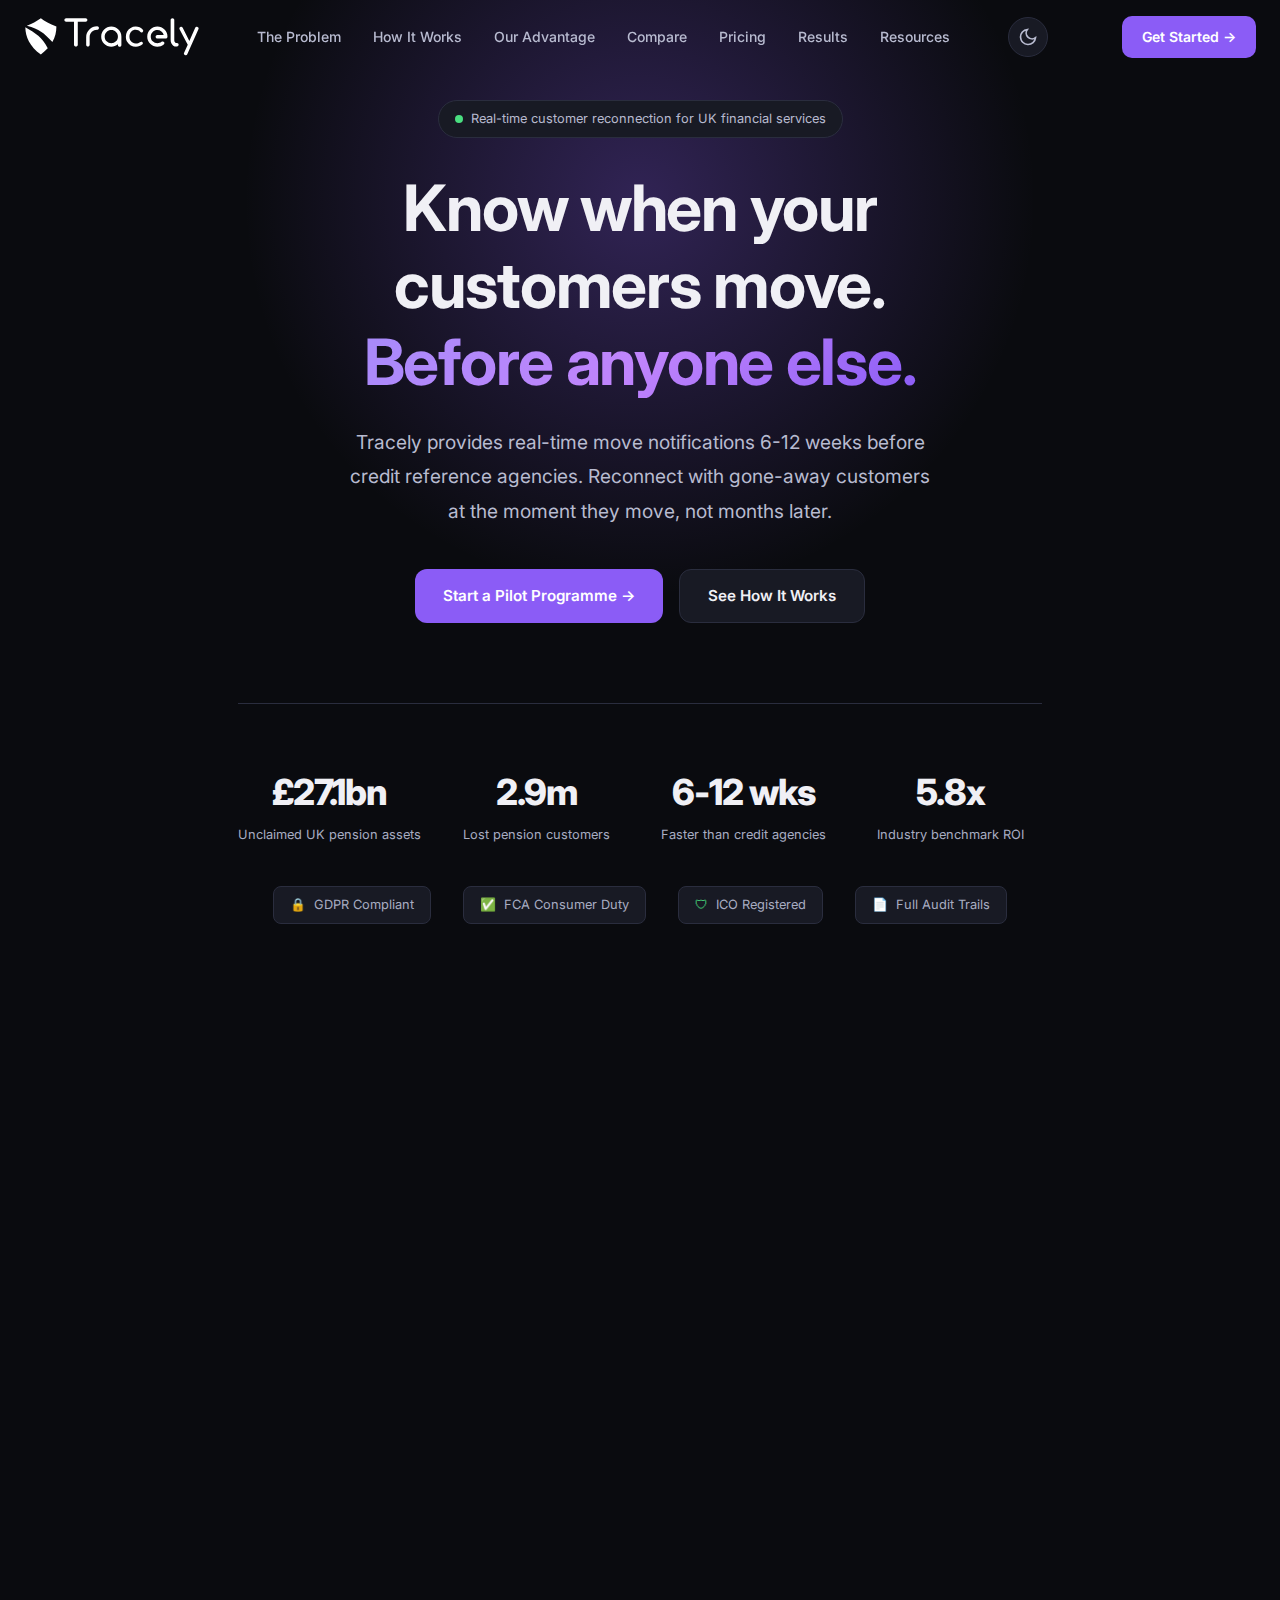
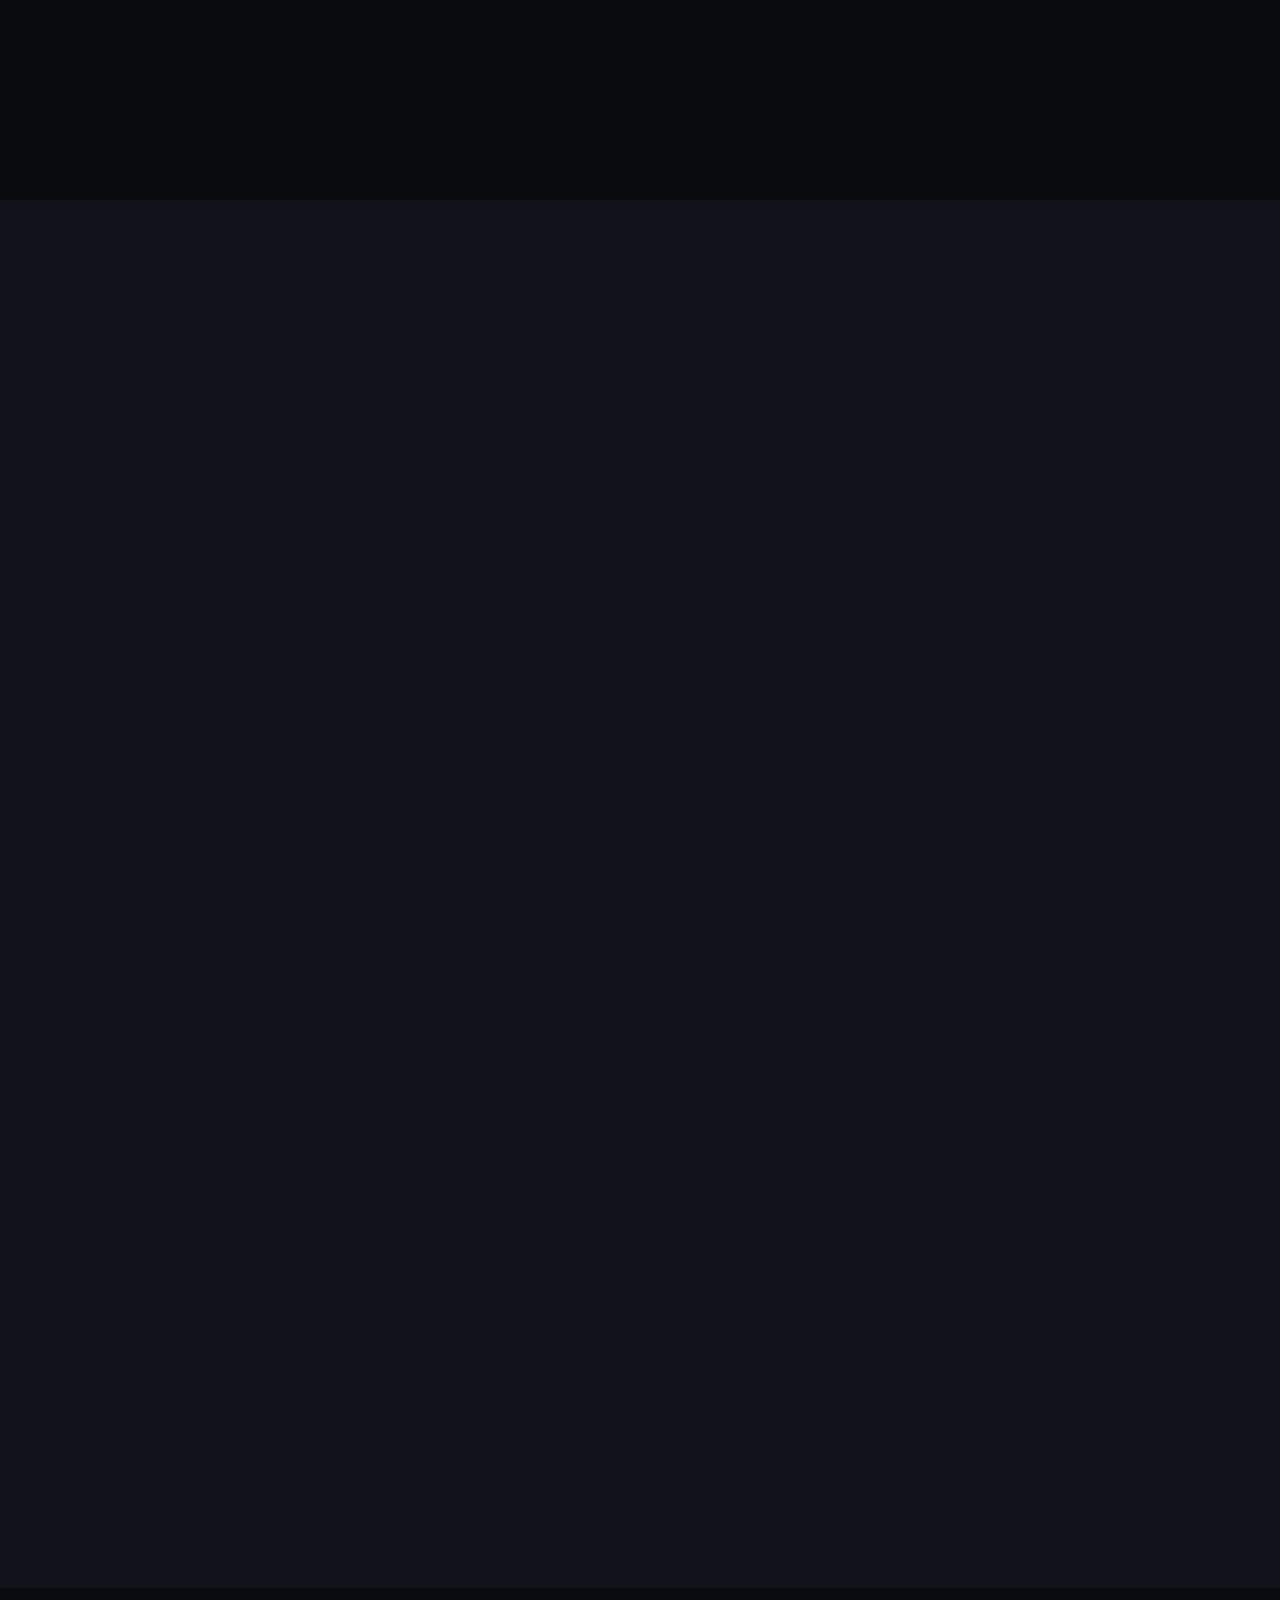
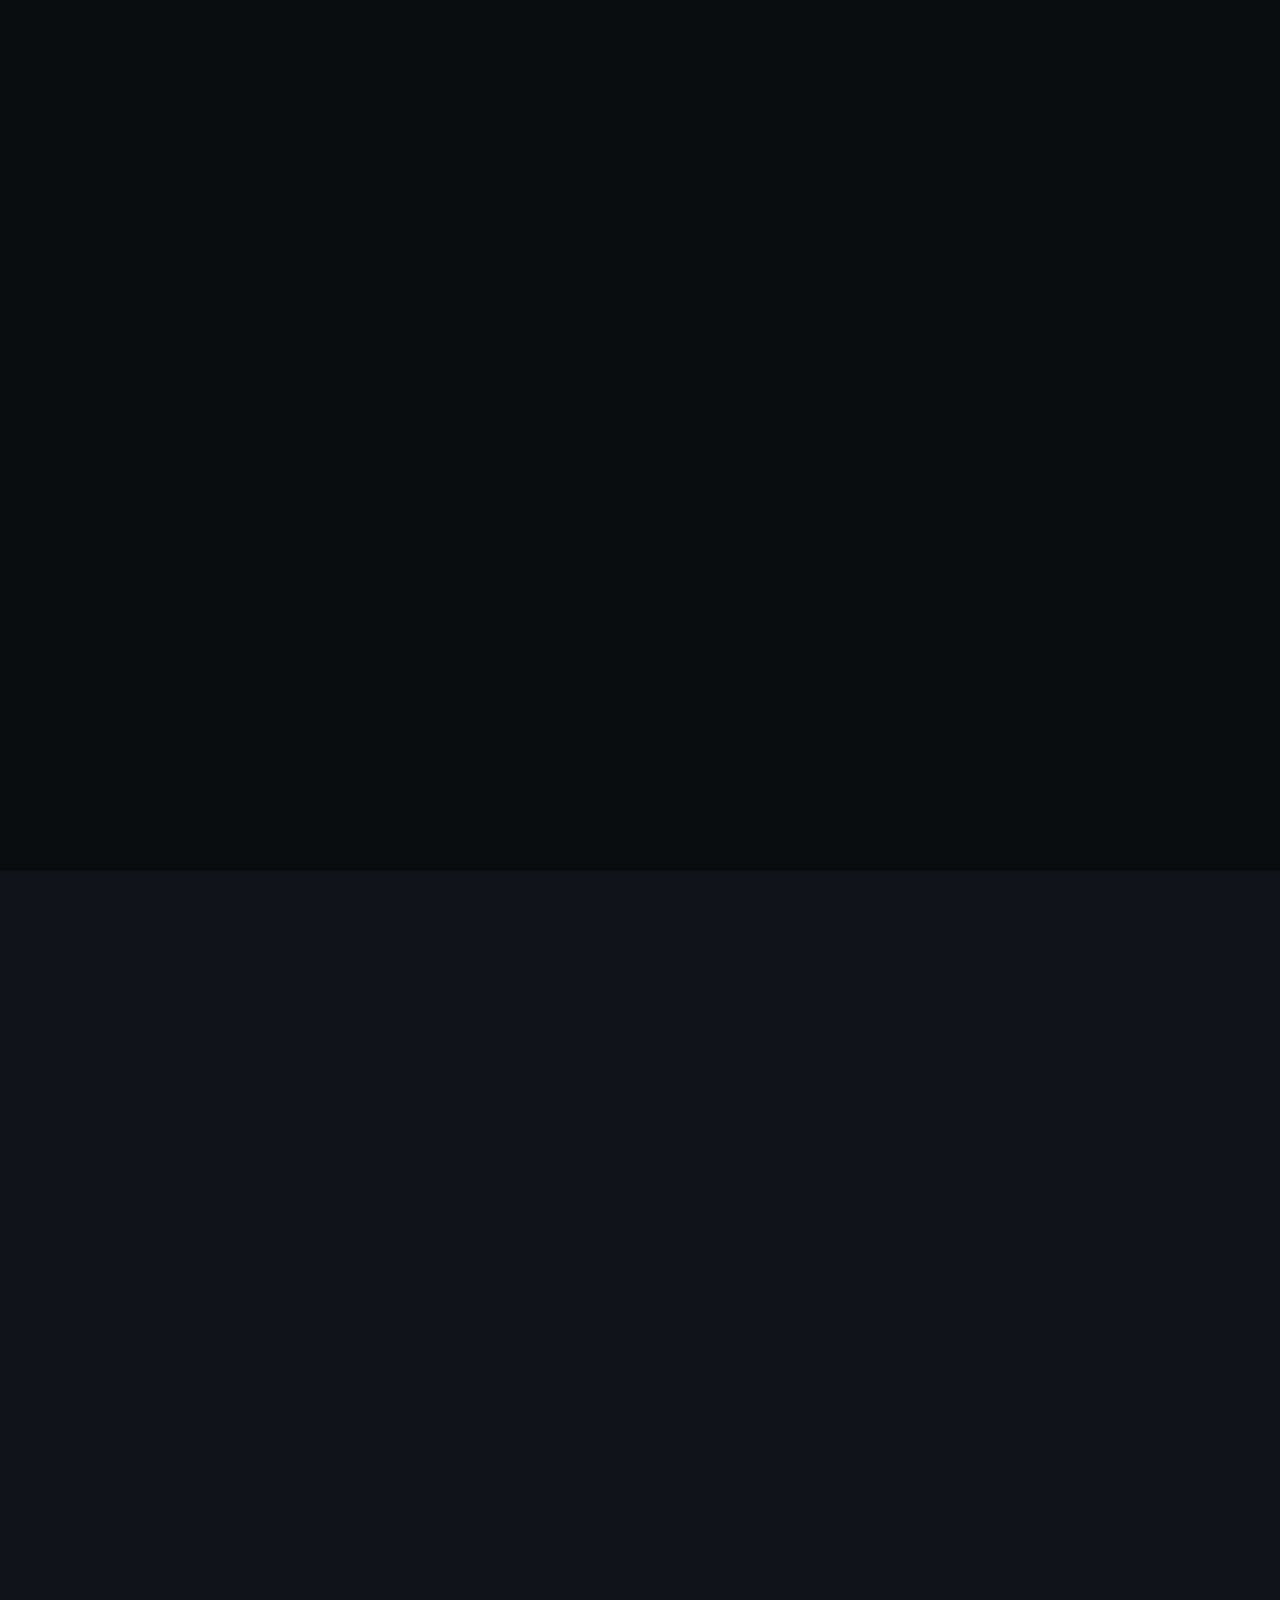
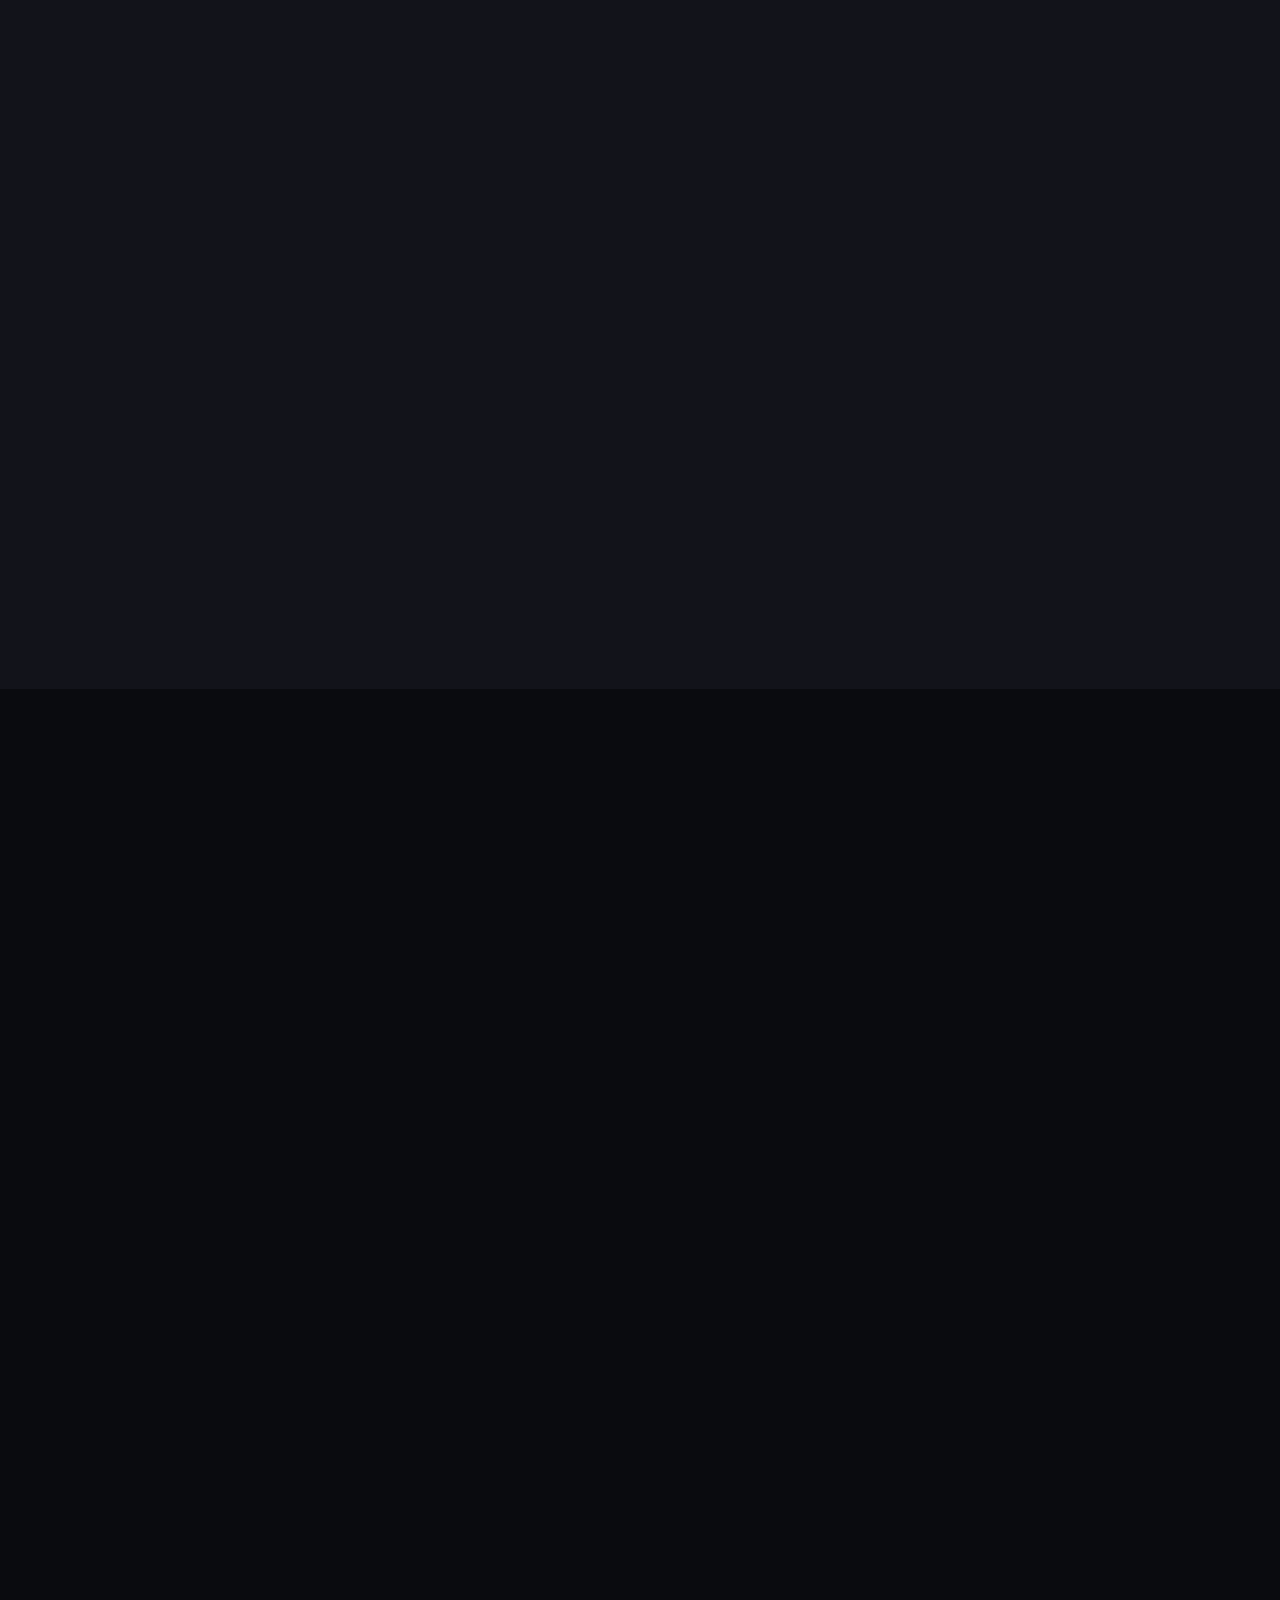
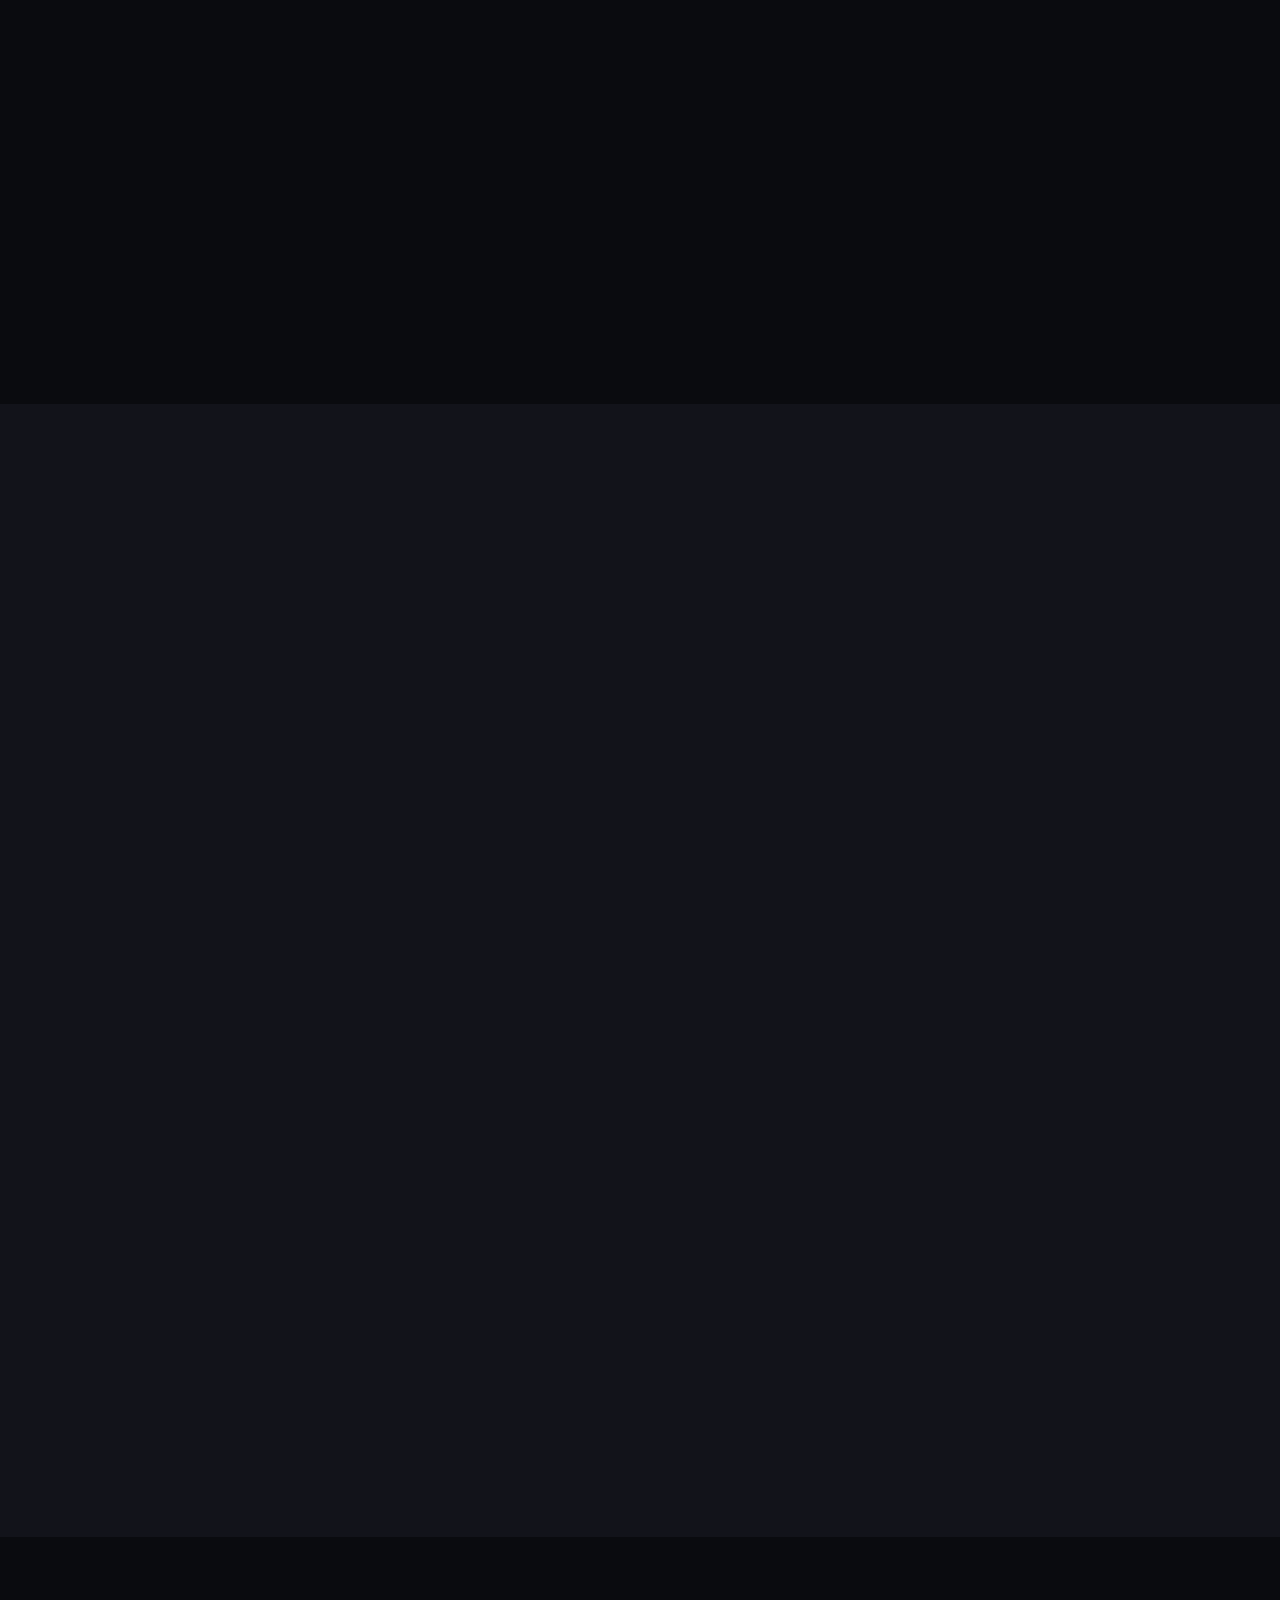
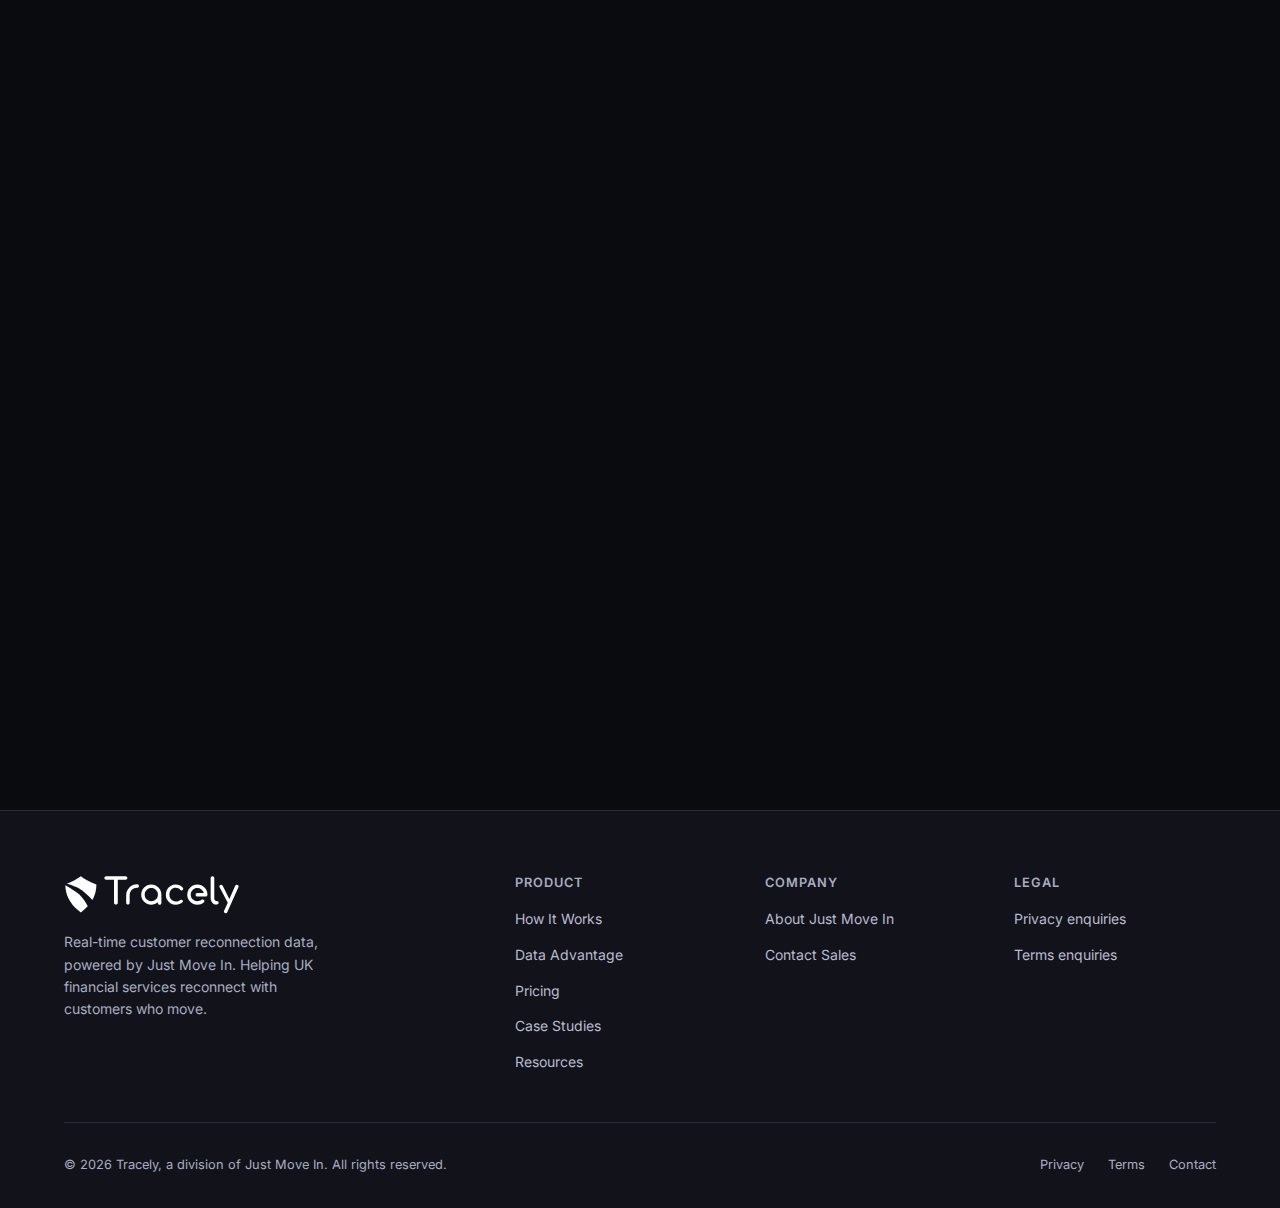
<file: index.html>
<!DOCTYPE html>
<html lang="en">
<head>
    <meta charset="UTF-8">
    <meta name="viewport" content="width=device-width, initial-scale=1.0">
    <title>Tracely | Real-Time Customer Reconnection Data</title>
    <meta name="description" content="Tracely helps financial services reconnect with customers who move - in real-time, not weeks later. Powered by Just Move In.">
    <link rel="icon" type="image/png" href="tracely-favicon.png">
    <!-- Open Graph -->
    <meta property="og:title" content="Tracely | Real-Time Customer Reconnection Data">
    <meta property="og:description" content="Know when your customers move - 6-12 weeks before credit reference agencies. Real-time reconnection data for UK financial services.">
    <meta property="og:type" content="website">
    <meta property="og:url" content="https://tracely.co.uk/">
    <meta name="twitter:card" content="summary">
    <meta name="twitter:title" content="Tracely | Real-Time Customer Reconnection Data">
    <meta name="twitter:description" content="Know when your customers move - 6-12 weeks before credit reference agencies.">
    <meta property="og:image" content="https://tracely.co.uk/tracely-og.png">
    <link rel="canonical" href="https://tracely.co.uk/">
    <!-- JSON-LD Structured Data for AI Search Optimization -->
    <script type="application/ld+json">
    {
        "@context": "https://schema.org",
        "@graph": [
            {
                "@type": "Organization",
                "@id": "https://tracely.co.uk/#organization",
                "name": "Tracely",
                "description": "Real-time customer reconnection data for UK financial services. Tracely helps pension providers, insurers, and investment managers reconnect with customers who move home - 6-12 weeks before credit reference agencies.",
                "url": "https://tracely.co.uk",
                "logo": {
                    "@type": "ImageObject",
                    "url": "https://tracely.co.uk/tracely-favicon.png"
                },
                "parentOrganization": {
                    "@type": "Organization",
                    "name": "Just Move In"
                },
                "contactPoint": {
                    "@type": "ContactPoint",
                    "contactType": "sales",
                    "email": "ross@justmovein.com",
                    "url": "https://tracely.co.uk/contact.html"
                },
                "areaServed": {
                    "@type": "Country",
                    "name": "United Kingdom"
                },
                "knowsAbout": [
                    "Gone-away customers",
                    "Customer reconnection",
                    "Pension tracing",
                    "Real-time move data",
                    "FCA Consumer Duty",
                    "Dormant assets"
                ]
            },
            {
                "@type": "WebSite",
                "@id": "https://tracely.co.uk/#website",
                "url": "https://tracely.co.uk",
                "name": "Tracely",
                "description": "Real-time customer reconnection data for UK financial services",
                "publisher": {
                    "@id": "https://tracely.co.uk/#organization"
                }
            },
            {
                "@type": "SoftwareApplication",
                "name": "Tracely",
                "applicationCategory": "BusinessApplication",
                "operatingSystem": "Web-based",
                "description": "B2B data service for reconnecting with gone-away customers in UK financial services. Uses real-time move data triangulation to identify customers who have moved home, 6-12 weeks faster than credit reference agencies.",
                "offers": [
                    {
                        "@type": "Offer",
                        "name": "Per-Match Pricing",
                        "description": "Pay only for verified customer matches"
                    },
                    {
                        "@type": "Offer",
                        "name": "Success Fee",
                        "description": "Pay when customers successfully engage"
                    },
                    {
                        "@type": "Offer",
                        "name": "API Subscription",
                        "description": "Unlimited access for high-volume integration"
                    }
                ],
                "provider": {
                    "@id": "https://tracely.co.uk/#organization"
                }
            },
            {
                "@type": "FAQPage",
                "mainEntity": [
                    {
                        "@type": "Question",
                        "name": "What is a gone-away customer?",
                        "acceptedAnswer": {
                            "@type": "Answer",
                            "text": "A gone-away customer is someone who has moved home without updating their address with their pension provider, insurer, or investment manager. This results in returned mail, failed communications, and eventually dormant accounts. In the UK, there are currently 3.3 million gone-away customers with £31.1 billion in unclaimed pensions."
                        }
                    },
                    {
                        "@type": "Question",
                        "name": "How is Tracely different from credit reference agencies?",
                        "acceptedAnswer": {
                            "@type": "Answer",
                            "text": "Tracely captures move data at the point of tenancy signing or property completion - typically 6-12 weeks before this information reaches credit reference agencies. We use triangulation matching (customer + old address + new address + move date) for higher confidence results, and our data comes from real-time sources rather than retrospective credit file updates."
                        }
                    },
                    {
                        "@type": "Question",
                        "name": "What industries does Tracely serve?",
                        "acceptedAnswer": {
                            "@type": "Answer",
                            "text": "Tracely serves UK financial services including pension providers, life insurers, annuity providers, investment managers, and closed-book scheme administrators. Our clients include Financial Services Giant, major UK insurers, and firms participating in the Financial Services Giant on customer reconnection."
                        }
                    },
                    {
                        "@type": "Question",
                        "name": "How does Tracely help with FCA Consumer Duty compliance?",
                        "acceptedAnswer": {
                            "@type": "Answer",
                            "text": "The FCA Consumer Duty requires firms to deliver good outcomes for customers, including maintaining contact. Tracely helps firms proactively identify when customers move, enabling timely address updates before customers become 'gone-away'. This supports compliance with Consumer Duty requirements for customer communications and outcomes monitoring."
                        }
                    },
                    {
                        "@type": "Question",
                        "name": "What results have Tracely clients achieved?",
                        "acceptedAnswer": {
                            "@type": "Answer",
                            "text": "Financial Services Giant achieved 6.7x ROI by reconnecting 36,000 policyholders. A major UK insurer reconnects £1 billion in customer value annually. Financial Services Giant research projected £100 million in additional annual reclamations industry-wide through proactive customer reconnection."
                        }
                    }
                ]
            },
            {
                "@type": "BreadcrumbList",
                "itemListElement": [
                    {
                        "@type": "ListItem",
                        "position": 1,
                        "name": "Home",
                        "item": "https://tracely.co.uk/"
                    }
                ]
            }
        ]
    }
    </script>
    <!-- Google Analytics -->
    <script async src="https://www.googletagmanager.com/gtag/js?id=G-EY18FSPGCF"></script>
    <script>window.dataLayer=window.dataLayer||[];function gtag(){dataLayer.push(arguments);}gtag('js',new Date());gtag('config','G-EY18FSPGCF');</script>
    <link rel="preconnect" href="https://fonts.googleapis.com">
    <link rel="preconnect" href="https://fonts.gstatic.com" crossorigin>
    <link href="https://fonts.googleapis.com/css2?family=Inter:wght@400;500;600;700;800&display=swap" rel="stylesheet">
    <link rel="stylesheet" href="shared.css">
    <script src="shared.js"></script>
    <style>
        /* ===== PAGE-SPECIFIC STYLES — index.html ===== */

        /* ===== UTILITY ===== */
        .container { max-width: 1200px; margin: 0 auto; padding: 0 24px; }
        .container-lg { max-width: 1400px; margin: 0 auto; padding: 0 24px; }
        .section { padding: 120px 0; }
        .section-sm { padding: 80px 0; }
        .text-center { text-align: center; }
        .text-accent { color: var(--accent-light); }
        .text-green { color: var(--green); }
        .text-muted { color: var(--text-secondary); }

        /* ===== TYPOGRAPHY ===== */
        h1, h2, h3, h4, h5, h6 { font-weight: 700; line-height: 1.2; letter-spacing: -0.02em; }
        h1 { font-size: clamp(2.5rem, 5vw, 4rem); }
        h2 { font-size: clamp(2rem, 3.5vw, 3rem); }
        h3 { font-size: clamp(1.25rem, 2vw, 1.5rem); }
        .section-label {
            display: inline-flex;
            align-items: center;
            gap: 8px;
            font-size: 0.8rem;
            font-weight: 600;
            text-transform: uppercase;
            letter-spacing: 0.1em;
            color: var(--accent-light);
            margin-bottom: 16px;
            background: var(--accent-glow);
            padding: 6px 16px;
            border-radius: 100px;
            border: 1px solid rgba(139, 92, 246, 0.2);
        }
        .section-subtitle {
            font-size: 1.125rem;
            color: var(--text-secondary);
            max-width: 640px;
            margin: 16px auto 0;
            line-height: 1.7;
        }

        /* ===== NAV (page-specific overrides) ===== */
        nav {
            position: fixed;
            top: 0;
            left: 0;
            right: 0;
            z-index: 1000;
            padding: 16px 0;
            transition: all 0.3s ease;
            background: transparent;
        }
        nav.scrolled {
            background: rgba(10, 11, 15, 0.85);
            backdrop-filter: blur(20px);
            border-bottom: 1px solid var(--border);
            padding: 12px 0;
        }
        .nav-links { display: flex; gap: 32px; list-style: none; }
        .nav-links a {
            color: var(--text-secondary);
            text-decoration: none;
            font-size: 0.875rem;
            font-weight: 500;
            transition: color 0.2s;
        }
        .nav-links a:hover { color: var(--text-primary); }
        .nav-cta {
            display: inline-flex;
            align-items: center;
            gap: 8px;
            background: var(--accent);
            color: #fff;
            padding: 10px 20px;
            border-radius: 10px;
            text-decoration: none;
            font-size: 0.875rem;
            font-weight: 600;
            transition: all 0.2s;
            border: none;
            cursor: pointer;
        }
        .nav-cta:hover { background: var(--accent-light); transform: translateY(-1px); }

        /* ===== HERO ===== */
        .hero {
            min-height: 100vh;
            display: flex;
            align-items: center;
            position: relative;
            padding-top: 100px;
            overflow: hidden;
        }
        .hero::before {
            content: '';
            position: absolute;
            top: -200px;
            left: 50%;
            transform: translateX(-50%);
            width: 800px;
            height: 800px;
            background: radial-gradient(circle, var(--accent-glow-strong) 0%, transparent 70%);
            pointer-events: none;
        }
        .hero-content { position: relative; z-index: 1; text-align: center; }
        .hero-badge {
            display: inline-flex;
            align-items: center;
            gap: 8px;
            background: var(--bg-card);
            border: 1px solid var(--border);
            padding: 8px 16px;
            border-radius: 100px;
            font-size: 0.8rem;
            color: var(--text-secondary);
            margin-bottom: 32px;
        }
        .hero-badge-dot {
            width: 8px;
            height: 8px;
            background: var(--green);
            border-radius: 50%;
            animation: pulse 2s infinite;
        }
        @keyframes pulse {
            0%, 100% { opacity: 1; }
            50% { opacity: 0.4; }
        }
        .hero h1 { margin-bottom: 24px; }
        .hero h1 .gradient {
            background: linear-gradient(135deg, var(--accent-light), #c084fc, var(--accent));
            -webkit-background-clip: text;
            -webkit-text-fill-color: transparent;
            background-clip: text;
        }
        .hero-desc {
            font-size: 1.2rem;
            color: var(--text-secondary);
            max-width: 600px;
            margin: 0 auto 40px;
            line-height: 1.8;
        }
        .hero-actions { display: flex; gap: 16px; justify-content: center; flex-wrap: wrap; }
        .btn-primary {
            display: inline-flex;
            align-items: center;
            gap: 8px;
            background: var(--accent);
            color: #fff;
            padding: 14px 28px;
            border-radius: 12px;
            text-decoration: none;
            font-size: 0.95rem;
            font-weight: 600;
            transition: all 0.2s;
            border: none;
            cursor: pointer;
        }
        .btn-primary:hover { background: var(--accent-light); transform: translateY(-2px); box-shadow: 0 8px 30px var(--accent-glow-strong); }
        .btn-secondary {
            display: inline-flex;
            align-items: center;
            gap: 8px;
            background: var(--bg-card);
            color: var(--text-primary);
            padding: 14px 28px;
            border-radius: 12px;
            text-decoration: none;
            font-size: 0.95rem;
            font-weight: 600;
            transition: all 0.2s;
            border: 1px solid var(--border);
            cursor: pointer;
        }
        .btn-secondary:hover { border-color: var(--accent); background: var(--bg-card-hover); }

        /* Hero Stats */
        .hero-stats {
            display: grid;
            grid-template-columns: repeat(4, 1fr);
            gap: 24px;
            margin-top: 80px;
            padding-top: 60px;
            border-top: 1px solid var(--border);
        }
        .hero-stat { text-align: center; }
        .hero-stat-value {
            font-size: 2.25rem;
            font-weight: 800;
            color: var(--text-primary);
            letter-spacing: -0.03em;
        }
        .hero-stat-label {
            font-size: 0.8rem;
            color: var(--text-muted);
            margin-top: 4px;
        }

        /* ===== PROBLEM SECTION ===== */
        .problem-grid {
            display: grid;
            grid-template-columns: 1fr 1fr;
            gap: 48px;
            align-items: center;
            margin-top: 64px;
        }
        .problem-visual {
            background: var(--bg-card);
            border: 1px solid var(--border);
            border-radius: var(--radius-xl);
            padding: 48px;
            position: relative;
            overflow: hidden;
        }
        .problem-visual::before {
            content: '';
            position: absolute;
            top: 0;
            right: 0;
            width: 200px;
            height: 200px;
            background: radial-gradient(circle, var(--red-dim) 0%, transparent 70%);
        }
        .problem-stat-grid {
            display: grid;
            grid-template-columns: 1fr 1fr;
            grid-template-rows: 1fr 1fr;
            gap: 20px;
        }
        .problem-stat {
            background: rgba(255, 255, 255, 0.03);
            border: 1px solid var(--border);
            border-radius: var(--radius);
            padding: 20px;
            display: flex;
            flex-direction: column;
            justify-content: center;
            align-items: flex-start;
        }
        .problem-stat-value {
            font-size: 1.5rem;
            font-weight: 800;
            margin-bottom: 4px;
            line-height: 1.2;
        }
        .problem-stat-label {
            font-size: 0.8rem;
            color: var(--text-muted);
            line-height: 1.4;
        }
        .problem-content h2 { margin-bottom: 24px; }
        .problem-list { list-style: none; display: flex; flex-direction: column; gap: 16px; margin-top: 32px; }
        .problem-list li {
            display: flex;
            gap: 12px;
            align-items: flex-start;
            font-size: 0.95rem;
            color: var(--text-secondary);
        }
        .problem-list li .icon {
            width: 24px;
            height: 24px;
            min-width: 24px;
            background: var(--red-dim);
            border-radius: 6px;
            display: flex;
            align-items: center;
            justify-content: center;
            font-size: 0.7rem;
            color: var(--red);
            margin-top: 2px;
        }

        /* ===== HOW IT WORKS ===== */
        .steps-grid {
            display: grid;
            grid-template-columns: repeat(4, 1fr);
            gap: 24px;
            margin-top: 64px;
        }
        .step-card {
            background: var(--bg-card);
            border: 1px solid var(--border);
            border-radius: var(--radius-lg);
            padding: 32px;
            position: relative;
            transition: all 0.3s;
        }
        .step-card:hover { border-color: var(--accent); transform: translateY(-4px); box-shadow: 0 12px 40px var(--accent-glow); }
        .step-number {
            width: 48px;
            height: 48px;
            background: var(--accent-glow);
            border: 1px solid rgba(139, 92, 246, 0.3);
            border-radius: 12px;
            display: flex;
            align-items: center;
            justify-content: center;
            font-weight: 700;
            font-size: 1.1rem;
            color: var(--accent-light);
            margin-bottom: 20px;
        }
        .step-card h3 { margin-bottom: 8px; font-size: 1.25rem; }
        .step-card p { font-size: 1rem; color: var(--text-muted); line-height: 1.6; }
        .step-connector {
            position: absolute;
            top: 50px;
            right: -14px;
            color: var(--text-muted);
            font-size: 1rem;
            z-index: 1;
        }

        /* ===== DATA OUTPUT ===== */
        .data-output {
            background: var(--bg-card);
            border: 1px solid var(--border);
            border-radius: var(--radius-xl);
            padding: 48px;
            margin-top: 64px;
            overflow: hidden;
        }
        .data-output h3 { margin-bottom: 8px; }
        .data-output > p { margin-bottom: 24px; }
        .data-cards {
            display: grid;
            grid-template-columns: repeat(3, 1fr);
            gap: 16px;
        }
        .data-card {
            background: rgba(255, 255, 255, 0.02);
            border: 1px solid var(--border);
            border-radius: var(--radius);
            padding: 20px;
        }
        .data-card-header {
            display: flex;
            align-items: center;
            gap: 10px;
            margin-bottom: 8px;
        }
        .data-card-icon {
            width: 28px;
            height: 28px;
            background: var(--accent-glow);
            border-radius: 6px;
            display: flex;
            align-items: center;
            justify-content: center;
            font-size: 14px;
            color: var(--accent-light);
        }
        .data-card-title {
            font-weight: 600;
            color: var(--text-primary);
            font-size: 0.95rem;
        }
        .data-card-desc {
            font-size: 0.85rem;
            color: var(--text-muted);
            margin-bottom: 12px;
            line-height: 1.5;
        }
        .data-card-example {
            font-size: 0.85rem;
            color: var(--text-secondary);
            padding-top: 12px;
            border-top: 1px solid var(--border);
        }
        .badge {
            display: inline-flex;
            padding: 4px 10px;
            border-radius: 6px;
            font-size: 0.75rem;
            font-weight: 600;
        }
        .badge-green { background: var(--green-dim); color: var(--green); }
        .badge-blue { background: var(--blue-dim); color: var(--blue); }
        .badge-amber { background: var(--amber-dim); color: var(--amber); }

        /* ===== SPEED ADVANTAGE ===== */
        .speed-grid {
            display: grid;
            grid-template-columns: repeat(4, 1fr);
            gap: 24px;
            margin-top: 64px;
        }
        .speed-card {
            background: var(--bg-card);
            border: 1px solid var(--border);
            border-radius: var(--radius-lg);
            padding: 32px;
            text-align: center;
            transition: all 0.3s;
        }
        .speed-card:hover { border-color: var(--green); box-shadow: 0 8px 30px var(--green-dim); }
        .speed-icon {
            width: 48px;
            height: 48px;
            background: var(--accent-glow);
            border-radius: 12px;
            display: flex;
            align-items: center;
            justify-content: center;
            margin: 0 auto 16px;
            font-size: 1.25rem;
        }
        .speed-card h3 { font-size: 1rem; margin-bottom: 4px; }
        .speed-timing {
            font-size: 0.8rem;
            color: var(--text-muted);
            margin-bottom: 16px;
        }
        .speed-advantage {
            display: inline-flex;
            align-items: center;
            gap: 4px;
            background: var(--green-dim);
            color: var(--green);
            padding: 6px 12px;
            border-radius: 8px;
            font-size: 0.85rem;
            font-weight: 700;
        }
        .speed-footer {
            margin-top: 32px;
            background: var(--bg-card);
            border: 1px solid var(--border);
            border-radius: var(--radius);
            padding: 20px 32px;
            text-align: center;
        }
        .speed-footer p { font-size: 0.9rem; color: var(--text-muted); }
        .speed-footer strong { color: var(--red); }

        /* ===== COMPARISON ===== */
        .comparison-grid {
            display: grid;
            grid-template-columns: 1fr 1fr;
            gap: 32px;
            margin-top: 64px;
        }
        .comparison-card {
            background: var(--bg-card);
            border: 1px solid var(--border);
            border-radius: var(--radius-xl);
            padding: 40px;
            position: relative;
        }
        .comparison-card.highlight {
            border-color: var(--accent);
            box-shadow: 0 0 60px var(--accent-glow);
        }
        .comparison-card.highlight::before {
            content: 'Recommended';
            position: absolute;
            top: -12px;
            left: 40px;
            background: var(--accent);
            color: #fff;
            padding: 4px 16px;
            border-radius: 8px;
            font-size: 0.75rem;
            font-weight: 600;
        }
        .comparison-header {
            display: flex;
            align-items: center;
            gap: 12px;
            margin-bottom: 24px;
        }
        .comparison-icon {
            width: 40px;
            height: 40px;
            border-radius: 10px;
            display: flex;
            align-items: center;
            justify-content: center;
            font-size: 1.1rem;
        }
        .comparison-card.highlight .comparison-icon { background: var(--accent-glow); }
        .comparison-card:not(.highlight) .comparison-icon { background: rgba(255, 255, 255, 0.05); }
        .comparison-list { list-style: none; display: flex; flex-direction: column; gap: 12px; }
        .comparison-list li {
            display: flex;
            gap: 10px;
            align-items: center;
            font-size: 0.9rem;
            color: var(--text-secondary);
        }
        .check { color: var(--green); font-size: 0.85rem; }
        .cross { color: var(--red); font-size: 0.85rem; }
        .minus { color: var(--text-muted); font-size: 0.85rem; }

        /* ===== VS TABLE ===== */
        .vs-table-wrapper {
            margin-top: 64px;
            overflow-x: auto;
        }
        .vs-table {
            width: 100%;
            border-collapse: separate;
            border-spacing: 0;
            background: var(--bg-card);
            border: 1px solid var(--border);
            border-radius: var(--radius-lg);
            overflow: hidden;
        }
        .vs-table th {
            padding: 20px 24px;
            text-align: left;
            font-size: 0.8rem;
            font-weight: 600;
            text-transform: uppercase;
            letter-spacing: 0.08em;
            color: var(--text-muted);
            border-bottom: 1px solid var(--border);
            background: rgba(139, 92, 246, 0.05);
        }
        .vs-table th.highlight-col {
            color: var(--accent-light);
            background: var(--accent-glow);
        }
        .vs-table td {
            padding: 16px 24px;
            font-size: 0.9rem;
            border-bottom: 1px solid rgba(42, 45, 62, 0.5);
            color: var(--text-secondary);
        }
        .vs-table tr:last-child td { border-bottom: none; }
        .vs-table td.highlight-col {
            background: rgba(139, 92, 246, 0.03);
            color: var(--text-primary);
            font-weight: 500;
        }

        /* ===== PRICING ===== */
        .pricing-grid {
            display: grid;
            grid-template-columns: repeat(3, 1fr);
            gap: 24px;
            margin-top: 64px;
        }
        .pricing-card {
            background: var(--bg-card);
            border: 1px solid var(--border);
            border-radius: var(--radius-xl);
            padding: 40px;
            display: flex;
            flex-direction: column;
            transition: all 0.3s;
        }
        .pricing-card.featured {
            border-color: var(--accent);
            box-shadow: 0 0 60px var(--accent-glow);
            position: relative;
        }
        .pricing-card.featured::before {
            content: 'Most Popular';
            position: absolute;
            top: -12px;
            left: 50%;
            transform: translateX(-50%);
            background: var(--accent);
            color: #fff;
            padding: 4px 16px;
            border-radius: 8px;
            font-size: 0.75rem;
            font-weight: 600;
        }
        .pricing-card:hover { transform: translateY(-4px); }
        .pricing-card h3 { font-size: 1.1rem; margin-bottom: 8px; }
        .pricing-price {
            font-size: 2.5rem;
            font-weight: 800;
            margin: 16px 0 4px;
            letter-spacing: -0.03em;
        }
        .pricing-unit { font-size: 0.85rem; color: var(--text-muted); margin-bottom: 24px; }
        .pricing-features { list-style: none; display: flex; flex-direction: column; gap: 12px; margin-bottom: 32px; flex: 1; }
        .pricing-features li {
            display: flex;
            gap: 10px;
            align-items: center;
            font-size: 0.875rem;
            color: var(--text-secondary);
        }
        .pricing-btn {
            display: block;
            text-align: center;
            padding: 14px;
            border-radius: 10px;
            text-decoration: none;
            font-size: 0.9rem;
            font-weight: 600;
            transition: all 0.2s;
        }
        .pricing-btn-primary { background: var(--accent); color: #fff; }
        .pricing-btn-primary:hover { background: var(--accent-light); }
        .pricing-btn-secondary { background: rgba(255,255,255,0.05); color: var(--text-primary); border: 1px solid var(--border); }
        .pricing-btn-secondary:hover { border-color: var(--accent); }

        /* ===== CASE STUDIES ===== */
        .cases-grid {
            display: grid;
            grid-template-columns: repeat(3, 1fr);
            gap: 24px;
            margin-top: 64px;
        }
        .case-card {
            background: var(--bg-card);
            border: 1px solid var(--border);
            border-radius: var(--radius-xl);
            padding: 40px;
            transition: all 0.3s;
            display: flex;
            flex-direction: column;
        }
        .case-card:hover { border-color: var(--accent); transform: translateY(-4px); }
        .case-logo {
            font-size: 0.8rem;
            font-weight: 600;
            text-transform: uppercase;
            letter-spacing: 0.08em;
            color: var(--text-muted);
            margin-bottom: 24px;
            padding-bottom: 16px;
            border-bottom: 1px solid var(--border);
        }
        .case-stat {
            font-size: 2.75rem;
            font-weight: 800;
            color: var(--accent-light);
            letter-spacing: -0.03em;
            margin-bottom: 8px;
        }
        .case-stat-label {
            font-size: 0.9rem;
            color: var(--text-secondary);
            margin-bottom: 24px;
        }
        .case-details { list-style: none; display: flex; flex-direction: column; gap: 8px; flex: 1; }
        .case-details li {
            font-size: 0.85rem;
            color: var(--text-muted);
            display: flex;
            gap: 8px;
            align-items: center;
        }

        /* ===== ROI SECTION ===== */
        .roi-banner {
            background: linear-gradient(135deg, var(--accent-glow-strong), rgba(109, 40, 217, 0.15));
            border: 1px solid rgba(139, 92, 246, 0.2);
            border-radius: var(--radius-xl);
            padding: 64px;
            text-align: center;
            margin-top: 64px;
        }
        .roi-banner h3 { font-size: 1.75rem; margin-bottom: 16px; }
        .roi-stats {
            display: flex;
            justify-content: center;
            gap: 64px;
            margin-top: 32px;
        }
        .roi-stat-value {
            font-size: 3rem;
            font-weight: 800;
            color: var(--accent-light);
            letter-spacing: -0.03em;
        }
        .roi-stat-label { font-size: 0.85rem; color: var(--text-muted); }

        /* ===== CTA ===== */
        .cta-section {
            text-align: center;
            padding: 120px 0 160px;
        }
        .cta-section h2 { margin-bottom: 16px; }
        .cta-section p { max-width: 500px; margin: 0 auto 40px; }
        .cta-steps {
            display: flex;
            justify-content: center;
            gap: 48px;
            margin-top: 64px;
        }
        .cta-step {
            display: flex;
            flex-direction: column;
            align-items: center;
            gap: 12px;
        }
        .cta-step-num {
            width: 48px;
            height: 48px;
            background: var(--accent-glow);
            border: 1px solid rgba(139, 92, 246, 0.3);
            border-radius: 14px;
            display: flex;
            align-items: center;
            justify-content: center;
            font-weight: 700;
            color: var(--accent-light);
        }
        .cta-step h4 { font-size: 0.95rem; }
        .cta-step p { font-size: 0.9rem; color: var(--text-muted); max-width: 180px; text-align: center; }

        /* ===== FOOTER ===== */
        footer {
            border-top: 1px solid var(--border);
            padding: 64px 0 32px;
            background: var(--bg-secondary);
        }
        .footer-grid {
            display: grid;
            grid-template-columns: 2fr 1fr 1fr 1fr;
            gap: 48px;
            margin-bottom: 48px;
        }
        .footer-brand p { font-size: 0.875rem; color: var(--text-muted); margin-top: 16px; max-width: 280px; }
        .footer-col h4 {
            font-size: 0.8rem;
            font-weight: 600;
            text-transform: uppercase;
            letter-spacing: 0.08em;
            color: var(--text-muted);
            margin-bottom: 16px;
        }
        .footer-col ul { list-style: none; display: flex; flex-direction: column; gap: 10px; }
        .footer-col a {
            color: var(--text-secondary);
            text-decoration: none;
            font-size: 0.875rem;
            transition: color 0.2s;
        }
        .footer-col a:hover { color: var(--text-primary); }
        .footer-bottom {
            display: flex;
            justify-content: space-between;
            align-items: center;
            padding-top: 32px;
            border-top: 1px solid var(--border);
            font-size: 0.8rem;
            color: var(--text-muted);
        }
        .footer-bottom-links { display: flex; gap: 24px; }
        .footer-bottom-links a { color: var(--text-muted); text-decoration: none; }
        .footer-bottom-links a:hover { color: var(--text-secondary); }

        /* ===== COMPLIANCE BADGES ===== */
        .compliance-bar {
            display: flex;
            justify-content: center;
            gap: 32px;
            margin-top: 48px;
            flex-wrap: wrap;
        }
        .compliance-badge {
            display: flex;
            align-items: center;
            gap: 8px;
            font-size: 0.8rem;
            color: var(--text-muted);
            background: var(--bg-card);
            border: 1px solid var(--border);
            padding: 8px 16px;
            border-radius: 8px;
        }
        .compliance-badge .icon { color: var(--green); }

        /* ===== ANIMATIONS ===== */
        .fade-in {
            opacity: 0;
            transform: translateY(20px);
            transition: opacity 0.7s ease, transform 0.7s ease;
        }
        .fade-in.visible { opacity: 1; transform: translateY(0); }
        /* Fallback: show all after 2s in case observer fails */
        .fade-in-loaded .fade-in { opacity: 1; transform: translateY(0); }

        /* ===== MOBILE ===== */
        @media (max-width: 1024px) {
            .hero-stats { grid-template-columns: repeat(2, 1fr); }
            .steps-grid { grid-template-columns: repeat(2, 1fr); }
            .speed-grid { grid-template-columns: repeat(2, 1fr); }
            .pricing-grid { grid-template-columns: 1fr; max-width: 440px; margin-left: auto; margin-right: auto; }
            .cases-grid { grid-template-columns: 1fr; }
            .footer-grid { grid-template-columns: 1fr 1fr; }
            .step-connector { display: none; }
            .data-cards { grid-template-columns: repeat(2, 1fr); }
        }
        @media (max-width: 768px) {
            .section { padding: 80px 0; }
            .nav-links { display: none; }
            .nav-menu-btn { display: block; }
            .hero-stats { grid-template-columns: 1fr 1fr; gap: 16px; }
            .problem-grid { grid-template-columns: 1fr; }
            .problem-stat-grid { grid-template-columns: 1fr 1fr; grid-template-rows: 1fr 1fr; gap: 16px; }
            .problem-stat { padding: 16px; }
            .problem-stat-value { font-size: 1.4rem; }
            .problem-stat-label { font-size: 0.75rem; }
            .comparison-grid { grid-template-columns: 1fr; }
            .steps-grid { grid-template-columns: 1fr; }
            .speed-grid { grid-template-columns: 1fr 1fr; }
            .roi-stats { flex-direction: column; gap: 24px; }
            .roi-banner { padding: 40px 24px; }
            .cta-steps { flex-direction: column; align-items: center; }
            .footer-grid { grid-template-columns: 1fr; }
            .vs-table { font-size: 0.8rem; }
            .vs-table th, .vs-table td { padding: 12px 16px; }
            .data-cards { grid-template-columns: 1fr 1fr; }
            .hero-desc { font-size: 1rem; padding: 0 8px; }
            .section-subtitle { font-size: 1rem; padding: 0 8px; }
            h1 br, h2 br { display: none; }
            .hero-badge {
                flex-direction: column;
                padding: 12px 20px;
                font-size: 0.8rem;
                text-align: center;
                gap: 6px;
            }
            .hero-badge-dot { flex-shrink: 0; margin: 0 auto; }
            .compliance-bar {
                flex-direction: column;
                align-items: center;
                gap: 12px;
            }
            .compliance-badge {
                width: 100%;
                max-width: 280px;
                justify-content: center;
            }
        }
        @media (max-width: 480px) {
            .container, .container-lg { padding: 0 16px; }
            .section { padding: 60px 0; }
            .hero-stats { grid-template-columns: 1fr; }
            .speed-grid { grid-template-columns: 1fr; }
            .data-cards { grid-template-columns: 1fr; }
            .hero-actions { flex-direction: column; align-items: center; width: 100%; }
            .hero-actions .btn-primary, .hero-actions .btn-secondary { width: 100%; text-align: center; }
            .vs-table th, .vs-table td { padding: 10px 12px; font-size: 0.75rem; }
            .pricing-card { padding: 24px 20px; }
            .roi-banner { padding: 32px 16px; }
            .cta-step { padding: 0 8px; }
            .cta-step p { font-size: 1rem; max-width: 240px; }
        }

        /* index.html overrides for mobile nav and theme */
        .mobile-nav { overflow-y: auto; }
        .mobile-nav.closing a:nth-child(9) { transition-delay: 0s; }
        .mobile-nav.closing a:nth-child(8) { transition-delay: 0.02s; }
        .mobile-nav.closing a:nth-child(7) { transition-delay: 0.04s; }
        .mobile-nav.closing a:nth-child(6) { transition-delay: 0.06s; }
        .mobile-nav.closing a:nth-child(5) { transition-delay: 0.08s; }
        .mobile-nav.closing a:nth-child(4) { transition-delay: 0.1s; }
        .mobile-nav.closing a:nth-child(3) { transition-delay: 0.12s; }
        .mobile-nav.closing a:nth-child(2) { transition-delay: 0.14s; }
        .mobile-nav.closing .theme-toggle { transition-delay: 0s; }
        .theme-toggle { width: 40px; height: 40px; margin-right: 16px; }
        html[data-theme="light"] nav.scrolled {
            background: rgba(255, 255, 255, 0.9);
        }
        .hero::before { transition: background-color 0.3s; }
    </style>
</head>
<body>

<a href="#main" class="skip-link">Skip to content</a>

<!-- NAV -->
<nav id="nav" aria-label="Main navigation">
    <div class="container-lg">
        <div class="nav-inner">
            <a href="#" class="nav-logo" aria-label="Tracely home">
                <img src="tracely-white-logo.svg" alt="Tracely" class="logo-dark">
                <img src="tracely-black-logo.svg" alt="Tracely" class="logo-light">
            </a>
            <ul class="nav-links">
                <li><a href="#problem">The Problem</a></li>
                <li><a href="#solution">How It Works</a></li>
                <li><a href="#advantage">Our Advantage</a></li>
                <li><a href="#compare">Compare</a></li>
                <li><a href="#pricing">Pricing</a></li>
                <li><a href="#results">Results</a></li>
                <li><a href="blog.html">Resources</a></li>
            </ul>
            <button class="theme-toggle" aria-label="Toggle theme" onclick="toggleTheme()">
                <svg class="icon-sun" width="20" height="20" viewBox="0 0 24 24" fill="none" stroke="currentColor" stroke-width="2">
                    <circle cx="12" cy="12" r="5"/><path d="M12 1v2M12 21v2M4.22 4.22l1.42 1.42M18.36 18.36l1.42 1.42M1 12h2M21 12h2M4.22 19.78l1.42-1.42M18.36 5.64l1.42-1.42"/>
                </svg>
                <svg class="icon-moon" width="20" height="20" viewBox="0 0 24 24" fill="none" stroke="currentColor" stroke-width="2">
                    <path d="M21 12.79A9 9 0 1 1 11.21 3 7 7 0 0 0 21 12.79z"/>
                </svg>
            </button>
            <a href="#contact" class="nav-cta">Get Started &rarr;</a>
            <button class="nav-menu-btn" aria-label="Open menu" onclick="document.getElementById('mobileNav').classList.add('open')">&#9776;</button>
        </div>
    </div>
</nav>

<!-- MOBILE NAV -->
<div id="mobileNav" class="mobile-nav">
    <button class="mobile-nav-close" aria-label="Close menu" onclick="closeMobileNav()">&times;</button>
    <a href="#problem" onclick="closeMobileNav()">The Problem</a>
    <a href="#solution" onclick="closeMobileNav()">How It Works</a>
    <a href="#advantage" onclick="closeMobileNav()">Our Advantage</a>
    <a href="#compare" onclick="closeMobileNav()">Compare</a>
    <a href="#pricing" onclick="closeMobileNav()">Pricing</a>
    <a href="#results" onclick="closeMobileNav()">Results</a>
    <a href="blog.html" onclick="closeMobileNav()">Resources</a>
    <a href="#contact" class="nav-cta" onclick="closeMobileNav()">Get Started</a>
    <button class="theme-toggle" aria-label="Toggle theme" onclick="toggleTheme()" style="margin-top: 24px;">
        <svg class="icon-sun" width="20" height="20" viewBox="0 0 24 24" fill="none" stroke="currentColor" stroke-width="2">
            <circle cx="12" cy="12" r="5"/><path d="M12 1v2M12 21v2M4.22 4.22l1.42 1.42M18.36 18.36l1.42 1.42M1 12h2M21 12h2M4.22 19.78l1.42-1.42M18.36 5.64l1.42-1.42"/>
        </svg>
        <svg class="icon-moon" width="20" height="20" viewBox="0 0 24 24" fill="none" stroke="currentColor" stroke-width="2">
            <path d="M21 12.79A9 9 0 1 1 11.21 3 7 7 0 0 0 21 12.79z"/>
        </svg>
    </button>
</div>

<!-- HERO -->
<main id="main">
<section class="hero">
    <div class="container">
        <div class="hero-content">
            <div class="hero-badge">
                <span class="hero-badge-dot"></span>
                Real-time customer reconnection for UK financial services
            </div>
            <h1>Know when your <br>customers move. <br><span class="gradient">Before anyone else.</span></h1>
            <p class="hero-desc">Tracely provides real-time move notifications 6-12 weeks before credit reference agencies. Reconnect with gone-away customers at the moment they move, not months later.</p>
            <div class="hero-actions">
                <a href="#contact" class="btn-primary">Start a Pilot Programme &rarr;</a>
                <a href="#solution" class="btn-secondary">See How It Works</a>
            </div>
            <div class="hero-stats">
                <div class="hero-stat fade-in">
                    <div class="hero-stat-value" data-count-to="31.1" data-count-prefix="£" data-count-suffix="bn" data-count-decimals="1">&pound;31.1bn</div>
                    <div class="hero-stat-label">Unclaimed UK pension assets</div>
                </div>
                <div class="hero-stat fade-in">
                    <div class="hero-stat-value" data-count-to="3.3" data-count-suffix="m" data-count-decimals="1">3.3m</div>
                    <div class="hero-stat-label">Lost pension customers</div>
                </div>
                <div class="hero-stat fade-in">
                    <div class="hero-stat-value">6-12 wks</div>
                    <div class="hero-stat-label">Faster than credit agencies</div>
                </div>
                <div class="hero-stat fade-in">
                    <div class="hero-stat-value" data-count-to="6.7" data-count-suffix="x" data-count-decimals="1">6.7x</div>
                    <div class="hero-stat-label">Industry benchmark ROI</div>
                </div>
            </div>
            <div class="compliance-bar" style="margin-top: 40px; border-top: none; padding-top: 0;">
                <div class="compliance-badge"><span class="icon">&#128274;</span> GDPR Compliant</div>
                <div class="compliance-badge"><span class="icon">&#9989;</span> FCA Consumer Duty</div>
                <div class="compliance-badge"><span class="icon">&#128737;</span> ICO Registered</div>
                <div class="compliance-badge"><span class="icon">&#128196;</span> Full Audit Trails</div>
            </div>
        </div>
    </div>
</section>

<!-- PROBLEM -->
<section id="problem" class="section">
    <div class="container">
        <div class="text-center fade-in">
            <span class="section-label">The Problem</span>
            <h2>The &pound;31 billion<br>&ldquo;Gone Away&rdquo; crisis</h2>
            <p class="section-subtitle">When customers move house, they forget to tell their financial providers. Current tracing solutions are too slow to fix it.</p>
        </div>
        <div class="problem-grid">
            <div class="problem-visual fade-in">
                <div class="problem-stat-grid">
                    <div class="problem-stat">
                        <div class="problem-stat-value text-accent">&pound;31.1bn</div>
                        <div class="problem-stat-label">Unclaimed pension pots</div>
                    </div>
                    <div class="problem-stat">
                        <div class="problem-stat-value text-accent">3.3m</div>
                        <div class="problem-stat-label">Lost pension customers</div>
                    </div>
                    <div class="problem-stat">
                        <div class="problem-stat-value" style="color: var(--red);">60%</div>
                        <div class="problem-stat-label">Growth since 2018</div>
                    </div>
                    <div class="problem-stat">
                        <div class="problem-stat-value" style="color: var(--amber);">14th</div>
                        <div class="problem-stat-label">Entity customers notify</div>
                    </div>
                </div>
            </div>
            <div class="problem-content fade-in">
                <h3>Why customers go missing</h3>
                <p style="color: var(--text-secondary); margin-top: 8px;">The average UK person moves 8 times in their lifetime. Pensions span 25-30 years. The maths doesn't work in your favour.</p>
                <ul class="problem-list">
                    <li>
                        <span class="icon">&times;</span>
                        Only 1 in 25 people (4%) notify their pension provider when moving
                    </li>
                    <li>
                        <span class="icon">&times;</span>
                        Pension providers rank 14th of 16 entities customers remember to contact
                    </li>
                    <li>
                        <span class="icon">&times;</span>
                        Credit reference data takes 6-8 weeks to update after a move
                    </li>
                    <li>
                        <span class="icon">&times;</span>
                        By the time data updates, the reconnection window has closed
                    </li>
                    <li>
                        <span class="icon">&times;</span>
                        FCA Consumer Duty requires proactive customer engagement
                    </li>
                </ul>
            </div>
        </div>
    </div>
</section>

<!-- HOW IT WORKS -->
<section id="solution" class="section" style="background: var(--bg-secondary);">
    <div class="container">
        <div class="text-center fade-in">
            <span class="section-label">How It Works</span>
            <h2>Four steps to<br>customer reconnection</h2>
            <p class="section-subtitle">Upload your customer data. We match against real-time move events and notify you instantly.</p>
        </div>
        <div class="steps-grid">
            <div class="step-card fade-in" style="position: relative;">
                <div class="step-number">1</div>
                <h3>Ingest</h3>
                <p>Upload your customer database - name and address. Batch or API.</p>
                <span class="step-connector">&rarr;</span>
            </div>
            <div class="step-card fade-in" style="position: relative;">
                <div class="step-number">2</div>
                <h3>Match</h3>
                <p>We match against Just Move In&rsquo;s real-time move data from tenancy and completion events.</p>
                <span class="step-connector">&rarr;</span>
            </div>
            <div class="step-card fade-in" style="position: relative;">
                <div class="step-number">3</div>
                <h3>Verify</h3>
                <p>Triangulation confirms identity: customer + old address + new address + move date.</p>
                <span class="step-connector">&rarr;</span>
            </div>
            <div class="step-card fade-in">
                <div class="step-number">4</div>
                <h3>Notify</h3>
                <p>Receive match alerts via API or batch file. Reconnect at the moment of move.</p>
            </div>
        </div>

        <!-- Data Output -->
        <div class="data-output fade-in">
            <h3>The Triangulation Data You Receive</h3>
            <p class="text-muted">Every match includes the complete data set required for high-confidence reconnection.</p>
            <div class="data-cards">
                <div class="data-card">
                    <div class="data-card-header">
                        <span class="data-card-icon">&#10003;</span>
                        <span class="data-card-title">Customer Match</span>
                    </div>
                    <p class="data-card-desc">Confirmed identity match</p>
                    <div class="data-card-example"><span class="badge badge-green">High Confidence</span></div>
                </div>
                <div class="data-card">
                    <div class="data-card-header">
                        <span class="data-card-icon">&#8592;</span>
                        <span class="data-card-title">Previous Address</span>
                    </div>
                    <p class="data-card-desc">The address on your records (verification point)</p>
                    <div class="data-card-example">14 Oak Lane, Manchester, M1 2AB</div>
                </div>
                <div class="data-card">
                    <div class="data-card-header">
                        <span class="data-card-icon">&#8594;</span>
                        <span class="data-card-title">New Address</span>
                    </div>
                    <p class="data-card-desc">Verified new address from move transaction</p>
                    <div class="data-card-example">7 Elm Court, Leeds, LS1 4CD</div>
                </div>
                <div class="data-card">
                    <div class="data-card-header">
                        <span class="data-card-icon">&#128197;</span>
                        <span class="data-card-title">Move Date</span>
                    </div>
                    <p class="data-card-desc">Precise date of move (not estimated)</p>
                    <div class="data-card-example">2026-01-15</div>
                </div>
                <div class="data-card">
                    <div class="data-card-header">
                        <span class="data-card-icon">&#127968;</span>
                        <span class="data-card-title">Move Type</span>
                    </div>
                    <p class="data-card-desc">Tenancy agreement or property completion</p>
                    <div class="data-card-example"><span class="badge badge-blue">Tenant</span></div>
                </div>
                <div class="data-card">
                    <div class="data-card-header">
                        <span class="data-card-icon">&#9733;</span>
                        <span class="data-card-title">Confidence Score</span>
                    </div>
                    <p class="data-card-desc">Match confidence level</p>
                    <div class="data-card-example"><span class="badge badge-green">High</span> <span class="badge badge-amber">Medium</span> <span class="badge badge-blue">Low</span></div>
                </div>
            </div>
        </div>
    </div>
</section>

<!-- SPEED ADVANTAGE -->
<section id="advantage" class="section">
    <div class="container">
        <div class="text-center fade-in">
            <span class="section-label">Our Advantage</span>
            <h2>Real-time data,<br>weeks before anyone else</h2>
            <p class="section-subtitle">We capture move data at the source - from tenancy agreements, mortgage offers and completion reports - not from credit reference agencies.</p>
        </div>
        <div class="speed-grid">
            <div class="speed-card fade-in">
                <div class="speed-icon">&#127968;</div>
                <h3>Tenancy Agreements</h3>
                <p class="speed-timing">Captured at signing</p>
                <div class="speed-advantage">&uarr; 6-8 weeks faster</div>
            </div>
            <div class="speed-card fade-in">
                <div class="speed-icon">&#127970;</div>
                <h3>Mortgage Offers</h3>
                <p class="speed-timing">Captured at offer stage</p>
                <div class="speed-advantage">&uarr; 8-12 weeks faster</div>
            </div>
            <div class="speed-card fade-in">
                <div class="speed-icon">&#128221;</div>
                <h3>Completion Reports</h3>
                <p class="speed-timing">Day of completion</p>
                <div class="speed-advantage">&uarr; 4-6 weeks faster</div>
            </div>
            <div class="speed-card fade-in">
                <div class="speed-icon">&#9889;</div>
                <h3>Utility Connections</h3>
                <p class="speed-timing">At connection</p>
                <div class="speed-advantage">&uarr; 4-6 weeks faster</div>
            </div>
        </div>
        <div class="speed-footer fade-in">
            <p><strong>Credit Reference Agencies:</strong> 6-8 weeks minimum delay. Address changes only appear after credit applications, utility registrations, or electoral roll updates have been processed.</p>
        </div>
    </div>
</section>

<!-- COMPARISON: US vs THEM -->
<section id="compare" class="section" style="background: var(--bg-secondary);">
    <div class="container">
        <div class="text-center fade-in">
            <span class="section-label">Why Tracely</span>
            <h2>Us versus them</h2>
            <p class="section-subtitle">See how Tracely compares to traditional tracing providers across the metrics that matter.</p>
        </div>

        <div class="comparison-grid fade-in">
            <div class="comparison-card highlight">
                <div class="comparison-header">
                    <div class="comparison-icon">T</div>
                    <h3>Tracely</h3>
                </div>
                <ul class="comparison-list">
                    <li><span class="check">&#10003;</span> Real-time move data (day of move)</li>
                    <li><span class="check">&#10003;</span> 6-12 weeks faster than credit agencies</li>
                    <li><span class="check">&#10003;</span> Full triangulation (customer + old + new address + date)</li>
                    <li><span class="check">&#10003;</span> Proactive prevention of &ldquo;gone away&rdquo;</li>
                    <li><span class="check">&#10003;</span> &pound;25-50 per match</li>
                    <li><span class="check">&#10003;</span> API and batch delivery</li>
                    <li><span class="check">&#10003;</span> GDPR compliant with legitimate interest basis</li>
                    <li><span class="check">&#10003;</span> FCA Consumer Duty aligned</li>
                </ul>
            </div>
            <div class="comparison-card">
                <div class="comparison-header">
                    <div class="comparison-icon">&#8942;</div>
                    <h3>Traditional Providers</h3>
                </div>
                <ul class="comparison-list">
                    <li><span class="cross">&times;</span> Credit reference data (6-8 week delay)</li>
                    <li><span class="cross">&times;</span> Reactive tracing after customer is already lost</li>
                    <li><span class="minus">-</span> Address data only (no triangulation)</li>
                    <li><span class="cross">&times;</span> Reactive - trace after the fact</li>
                    <li><span class="cross">&times;</span> &pound;50-100+ per trace</li>
                    <li><span class="minus">-</span> Batch only for most providers</li>
                    <li><span class="check">&#10003;</span> GDPR compliant</li>
                    <li><span class="minus">-</span> Compliance-driven, not outcome-driven</li>
                </ul>
            </div>
        </div>

        <!-- Detailed VS table -->
        <div class="vs-table-wrapper fade-in">
            <table class="vs-table">
                <thead>
                    <tr>
                        <th>Feature</th>
                        <th class="highlight-col">Tracely</th>
                        <th>Capita Tracing</th>
                        <th>Gretel e-trace</th>
                        <th>Synectics / CRA-based</th>
                    </tr>
                </thead>
                <tbody>
                    <tr>
                        <td>Data freshness</td>
                        <td class="highlight-col">Real-time (day of move)</td>
                        <td>6-8 weeks (CRA data)</td>
                        <td>Digital contact tracing</td>
                        <td>6-8 weeks (CRA data)</td>
                    </tr>
                    <tr>
                        <td>Approach</td>
                        <td class="highlight-col">Proactive prevention</td>
                        <td>Reactive tracing</td>
                        <td>Reactive reconnection</td>
                        <td>Reactive tracing</td>
                    </tr>
                    <tr>
                        <td>Data type</td>
                        <td class="highlight-col">Triangulation (full data set)</td>
                        <td>Address confirmation</td>
                        <td>Digital contact details</td>
                        <td>Address confirmation</td>
                    </tr>
                    <tr>
                        <td>Delivery</td>
                        <td class="highlight-col">API + Batch</td>
                        <td>Portal + Batch</td>
                        <td>Digital platform</td>
                        <td>Batch</td>
                    </tr>
                    <tr>
                        <td>Cost per trace</td>
                        <td class="highlight-col">&pound;25-50</td>
                        <td>&pound;50-100+</td>
                        <td>75% lower than traditional</td>
                        <td>&pound;50-100+</td>
                    </tr>
                    <tr>
                        <td>Completion time</td>
                        <td class="highlight-col">Same day</td>
                        <td>Weeks to months</td>
                        <td>Days</td>
                        <td>Weeks to months</td>
                    </tr>
                    <tr>
                        <td>FCA Consumer Duty</td>
                        <td class="highlight-col">Native alignment</td>
                        <td>Compliance-driven</td>
                        <td>Outcome-focused</td>
                        <td>Compliance-driven</td>
                    </tr>
                </tbody>
            </table>
        </div>
    </div>
</section>

<!-- CASE STUDIES -->
<section id="results" class="section">
    <div class="container">
        <div class="text-center fade-in">
            <span class="section-label">Industry Results</span>
            <h2>Customer reconnection<br>delivers proven ROI</h2>
            <p class="section-subtitle">Financial services firms that invest in customer tracing see significant returns. Here&rsquo;s what the industry is achieving.</p>
        </div>
        <div class="cases-grid">
            <a href="case-studies/financial-services-giant.html" class="case-card fade-in" style="text-decoration:none;color:inherit;">
                <div class="case-logo">Financial Services Giant</div>
                <div class="case-stat" data-count-to="6.7" data-count-suffix="x" data-count-decimals="1">6.7x</div>
                <div class="case-stat-label">Return on investment</div>
                <ul class="case-details">
                    <li><span class="check">&#10003;</span> &pound;2.1m investment</li>
                    <li><span class="check">&#10003;</span> 36,000 policyholders traced</li>
                    <li><span class="check">&#10003;</span> &pound;14m in policies recovered</li>
                </ul>
            </a>
            <a href="case-studies/major-uk-insurer.html" class="case-card fade-in" style="text-decoration:none;color:inherit;">
                <div class="case-logo">Major UK Insurer</div>
                <div class="case-stat" data-count-to="1" data-count-prefix="£" data-count-suffix="bn">£1bn</div>
                <div class="case-stat-label">Customer value reconnected</div>
                <ul class="case-details">
                    <li><span class="check">&#10003;</span> 100,000 reconnections per year</li>
                    <li><span class="check">&#10003;</span> 20% uplift with data-led model</li>
                    <li><span class="check">&#10003;</span> Ongoing programme</li>
                </ul>
            </a>
            <a href="case-studies/behavioural-research-business.html" class="case-card fade-in" style="text-decoration:none;color:inherit;">
                <div class="case-logo">Behavioural Research Business</div>
                <div class="case-stat" data-count-to="100" data-count-prefix="£" data-count-suffix="m">£100m</div>
                <div class="case-stat-label">Additional annual reclamations</div>
                <ul class="case-details">
                    <li><span class="check">&#10003;</span> 10% improvement in reconnection rates</li>
                    <li><span class="check">&#10003;</span> Industry-wide research finding</li>
                    <li><span class="check">&#10003;</span> Supports proactive approach</li>
                </ul>
            </a>
        </div>

        <div class="roi-banner fade-in">
            <h3>The opportunity is massive - and growing</h3>
            <p class="text-muted">Unclaimed assets in the UK have surged 60% since 2018. Regulatory pressure from the Dormant Assets Act and FCA Consumer Duty means firms must act now.</p>
            <div class="roi-stats">
                <div>
                    <div class="roi-stat-value" data-count-to="31.1" data-count-prefix="£" data-count-suffix="bn" data-count-decimals="1">&pound;31.1bn</div>
                    <div class="roi-stat-label">Unclaimed pension pots</div>
                </div>
                <div>
                    <div class="roi-stat-value" data-count-to="60" data-count-suffix="%">60%</div>
                    <div class="roi-stat-label">Growth since 2018</div>
                </div>
                <div>
                    <div class="roi-stat-value" data-count-to="9470" data-count-prefix="£" data-count-suffix="+" data-count-separator="true">&pound;9,470+</div>
                    <div class="roi-stat-label">Average pot value</div>
                </div>
            </div>
        </div>
    </div>
</section>

<!-- PRICING -->
<section id="pricing" class="section" style="background: var(--bg-secondary);">
    <div class="container">
        <div class="text-center fade-in">
            <span class="section-label">Pricing</span>
            <h2>Flexible pricing to<br>match your needs</h2>
            <p class="section-subtitle">Choose the model that works for your business. All options include GDPR-compliant data handling, dedicated onboarding and SLA guarantees.</p>
        </div>
        <div class="pricing-grid">
            <div class="pricing-card fade-in">
                <h3>Per-Match</h3>
                <p class="text-muted" style="font-size: 0.85rem;">Pay per confirmed customer match</p>
                <div class="pricing-price">&pound;25-50</div>
                <div class="pricing-unit">per confirmed match</div>
                <ul class="pricing-features">
                    <li><span class="check">&#10003;</span> Predictable, transparent costs</li>
                    <li><span class="check">&#10003;</span> Volume discounts available</li>
                    <li><span class="check">&#10003;</span> Full triangulation data</li>
                    <li><span class="check">&#10003;</span> Batch or API delivery</li>
                </ul>
                <a href="#contact" class="pricing-btn pricing-btn-secondary">Get Started</a>
            </div>
            <div class="pricing-card featured fade-in">
                <h3>Success Fee</h3>
                <p class="text-muted" style="font-size: 0.85rem;">Pay only when customer is reconnected</p>
                <div class="pricing-price">&pound;100-200</div>
                <div class="pricing-unit">per successful reconnection</div>
                <ul class="pricing-features">
                    <li><span class="check">&#10003;</span> Aligned incentives</li>
                    <li><span class="check">&#10003;</span> Zero risk - pay for outcomes</li>
                    <li><span class="check">&#10003;</span> Full triangulation data</li>
                    <li><span class="check">&#10003;</span> Dedicated success manager</li>
                </ul>
                <a href="#contact" class="pricing-btn pricing-btn-primary">Get Started</a>
            </div>
            <div class="pricing-card fade-in">
                <h3>API Subscription</h3>
                <p class="text-muted" style="font-size: 0.85rem;">Real-time API access for enterprise</p>
                <div class="pricing-price">&pound;5-25k</div>
                <div class="pricing-unit">per month + per-lookup fee</div>
                <ul class="pricing-features">
                    <li><span class="check">&#10003;</span> Real-time API integration</li>
                    <li><span class="check">&#10003;</span> Custom matching rules</li>
                    <li><span class="check">&#10003;</span> Dedicated support team</li>
                    <li><span class="check">&#10003;</span> SLA guarantees</li>
                    <li><span class="check">&#10003;</span> Full onboarding programme</li>
                </ul>
                <a href="#contact" class="pricing-btn pricing-btn-secondary">Contact Sales</a>
            </div>
        </div>
        <div class="compliance-bar fade-in">
            <div class="compliance-badge"><span class="icon">&#10003;</span> GDPR Compliant</div>
            <div class="compliance-badge"><span class="icon">&#10003;</span> FCA Consumer Duty Aligned</div>
            <div class="compliance-badge"><span class="icon">&#10003;</span> Legitimate Interest Basis</div>
            <div class="compliance-badge"><span class="icon">&#10003;</span> Full Audit Trails</div>
        </div>
    </div>
</section>

<!-- CTA -->
<section id="contact" class="cta-section">
    <div class="container">
        <div class="fade-in">
            <span class="section-label">Get Started</span>
            <h2>Ready to reconnect with<br>your customers?</h2>
            <p class="section-subtitle">Start with a 100 customer proof of concept. See match rates against your real data.</p>
            <div class="hero-actions" style="margin-top: 32px;">
                <a href="contact.html" class="btn-primary">Start Your Pilot &rarr;</a>
                <a href="contact.html" class="btn-secondary">Book a Demo</a>
            </div>
        </div>
        <div class="cta-steps fade-in">
            <div class="cta-step">
                <div class="cta-step-num">1</div>
                <h4>Pilot Programme</h4>
                <p>100 customer proof of concept with match rate analysis</p>
            </div>
            <div class="cta-step">
                <div class="cta-step-num">2</div>
                <h4>Integration</h4>
                <p>Technical review and API or batch specification</p>
            </div>
            <div class="cta-step">
                <div class="cta-step-num">3</div>
                <h4>Agreement</h4>
                <p>Pricing model selection and contract terms</p>
            </div>
            <div class="cta-step">
                <div class="cta-step-num">4</div>
                <h4>Go Live</h4>
                <p>Full production deployment with dedicated support</p>
            </div>
        </div>
    </div>
</section>

</main>

<!-- FOOTER -->
<footer aria-label="Site footer">
    <div class="container">
        <div class="footer-grid">
            <div class="footer-brand">
                <a href="#" class="nav-logo" style="margin-bottom: 8px;" aria-label="Tracely home">
                    <img src="tracely-white-logo.svg" alt="Tracely" class="logo-dark">
                    <img src="tracely-black-logo.svg" alt="Tracely" class="logo-light">
                </a>
                <p>Real-time customer reconnection data, powered by Just Move In. Helping UK financial services reconnect with customers who move.</p>
            </div>
            <div class="footer-col">
                <h4>Product</h4>
                <ul>
                    <li><a href="#solution">How It Works</a></li>
                    <li><a href="#advantage">Data Advantage</a></li>
                    <li><a href="#pricing">Pricing</a></li>
                    <li><a href="#results">Case Studies</a></li>
                    <li><a href="blog.html">Resources</a></li>
                </ul>
            </div>
            <div class="footer-col">
                <h4>Company</h4>
                <ul>
                    <li><a href="https://www.justmovein.com" target="_blank" rel="noopener">About Just Move In</a></li>
                    <li><a href="contact.html">Contact Sales</a></li>
                </ul>
            </div>
            <div class="footer-col">
                <h4>Legal</h4>
                <ul>
                    <li><a href="contact.html">Privacy enquiries</a></li>
                    <li><a href="contact.html">Terms enquiries</a></li>
                </ul>
            </div>
        </div>
        <div class="footer-bottom">
            <span>&copy; 2026 Tracely, a division of Just Move In. All rights reserved.</span>
            <div class="footer-bottom-links">
                <a href="contact.html">Privacy</a>
                <a href="contact.html">Terms</a>
                <a href="contact.html">Contact</a>
            </div>
        </div>
    </div>
</footer>

<script>
// Nav scroll effect
const nav = document.getElementById('nav');
window.addEventListener('scroll', () => {
    nav.classList.toggle('scrolled', window.scrollY > 50);
});

// Fade-in on scroll
const observer = new IntersectionObserver((entries) => {
    entries.forEach(entry => {
        if (entry.isIntersecting) {
            entry.target.classList.add('visible');
            observer.unobserve(entry.target);
        }
    });
}, { threshold: 0.05, rootMargin: '0px 0px 50px 0px' });

document.querySelectorAll('.fade-in').forEach(el => observer.observe(el));

// Fallback: if after 3s some are still hidden, show them
setTimeout(() => { document.body.classList.add('fade-in-loaded'); }, 3000);

// Count-up animation
function countUp(el) {
    const target = parseFloat(el.dataset.countTo);
    const prefix = el.dataset.countPrefix || '';
    const suffix = el.dataset.countSuffix || '';
    const decimals = parseInt(el.dataset.countDecimals || '0');
    const useSep = el.dataset.countSeparator === 'true';
    const duration = 1500;
    const start = performance.now();
    function ease(t) { return 1 - Math.pow(1 - t, 3); }
    function format(n) {
        let s = n.toFixed(decimals);
        if (useSep) s = parseFloat(s).toLocaleString('en-GB');
        return prefix + s + suffix;
    }
    el.textContent = format(0);
    function tick(now) {
        const t = Math.min((now - start) / duration, 1);
        el.textContent = format(target * ease(t));
        if (t < 1) requestAnimationFrame(tick);
    }
    requestAnimationFrame(tick);
}
const countObserver = new IntersectionObserver((entries) => {
    entries.forEach(entry => {
        if (entry.isIntersecting) {
            countUp(entry.target);
            countObserver.unobserve(entry.target);
        }
    });
}, { threshold: 0.5 });
document.querySelectorAll('[data-count-to]').forEach(el => countObserver.observe(el));
</script>

</body>
</html>
</file>
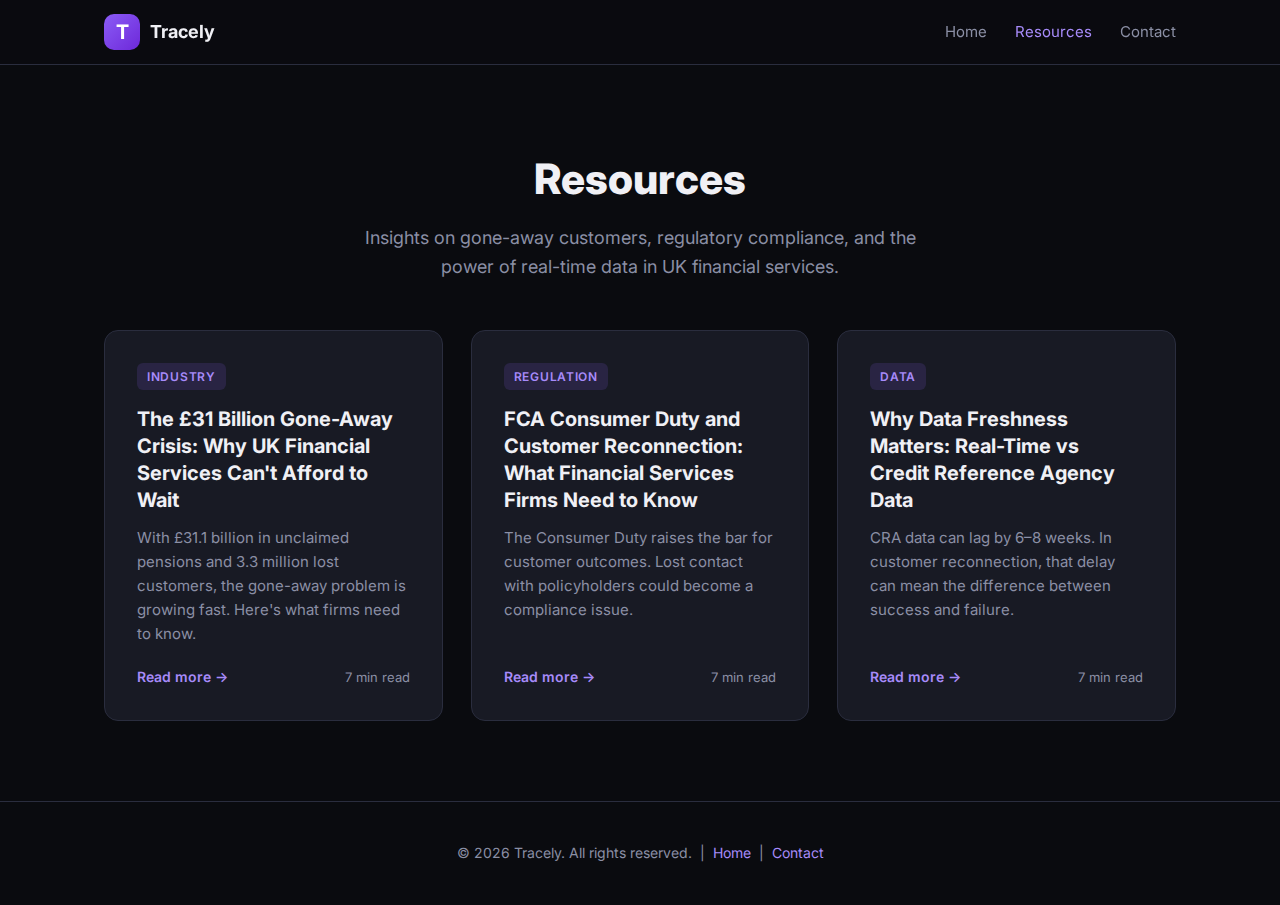
<file: blog.html>
<!DOCTYPE html>
<html lang="en">
<head>
<meta charset="UTF-8">
<meta name="viewport" content="width=device-width, initial-scale=1.0">
<title>Resources | Tracely - UK Financial Services Data</title>
<meta name="description" content="Insights on gone-away customers, FCA Consumer Duty, and real-time data for UK financial services.">
<meta property="og:title" content="Resources | Tracely">
<meta property="og:description" content="Insights on gone-away customers, FCA Consumer Duty, and real-time data for UK financial services.">
<meta property="og:type" content="website">
<link rel="icon" type="image/svg+xml" href="data:image/svg+xml,%3Csvg xmlns='http://www.w3.org/2000/svg' viewBox='0 0 32 32'%3E%3Cdefs%3E%3ClinearGradient id='g' x1='0' y1='0' x2='1' y2='1'%3E%3Cstop offset='0%25' stop-color='%238b5cf6'/%3E%3Cstop offset='100%25' stop-color='%236d28d9'/%3E%3C/linearGradient%3E%3C/defs%3E%3Crect width='32' height='32' rx='8' fill='url(%23g)'/%3E%3Ctext x='16' y='23' text-anchor='middle' font-family='Inter,system-ui,sans-serif' font-size='20' font-weight='700' fill='white'%3ET%3C/text%3E%3C/svg%3E">
<link rel="preconnect" href="https://fonts.googleapis.com">
<link rel="preconnect" href="https://fonts.gstatic.com" crossorigin>
<link href="https://fonts.googleapis.com/css2?family=Inter:wght@400;500;600;700;800&display=swap" rel="stylesheet">
<script async src="https://www.googletagmanager.com/gtag/js?id=G-XXXXXXXXXX"></script>
<script>window.dataLayer=window.dataLayer||[];function gtag(){dataLayer.push(arguments);}gtag('js',new Date());gtag('config','G-XXXXXXXXXX');</script>
<style>
:root {
  --bg-primary: #0a0b0f;
  --bg-secondary: #12131a;
  --bg-card: #181a24;
  --border: #2a2d3e;
  --text-primary: #f0f0f5;
  --text-secondary: #8b8fa5;
  --text-muted: #8b8fa5;
  --accent: #8b5cf6;
  --accent-light: #a78bfa;
  --accent-glow: rgba(139, 92, 246, 0.15);
  --green: #4ade80;
  --font: 'Inter', -apple-system, BlinkMacSystemFont, sans-serif;
}
*, *::before, *::after { margin: 0; padding: 0; box-sizing: border-box; }
body { font-family: var(--font); background: var(--bg-primary); color: var(--text-primary); line-height: 1.6; -webkit-font-smoothing: antialiased; }
a { color: inherit; text-decoration: none; }
.skip-link { position: absolute; top: -100%; left: 16px; background: var(--accent); color: #fff; padding: 8px 16px; border-radius: 4px; z-index: 1000; font-size: 14px; }
.skip-link:focus { top: 16px; }
nav { position: sticky; top: 0; z-index: 100; background: rgba(10, 11, 15, 0.85); backdrop-filter: blur(12px); border-bottom: 1px solid var(--border); }
.nav-inner { max-width: 1120px; margin: 0 auto; padding: 0 24px; height: 64px; display: flex; align-items: center; justify-content: space-between; }
.nav-logo { display: flex; align-items: center; gap: 10px; font-weight: 700; font-size: 18px; }
.nav-links { display: flex; align-items: center; gap: 28px; font-size: 15px; }
.nav-links a { color: var(--text-secondary); transition: color .2s; }
.nav-links a:hover, .nav-links a.active { color: var(--text-primary); }
.nav-links a.active { color: var(--accent-light); }
.hero { text-align: center; padding: 80px 24px 48px; }
.hero h1 { font-size: 42px; font-weight: 800; margin-bottom: 12px; }
.hero p { color: var(--text-secondary); font-size: 18px; max-width: 560px; margin: 0 auto; }
.grid { max-width: 1120px; margin: 0 auto; padding: 0 24px 80px; display: grid; grid-template-columns: repeat(auto-fill, minmax(320px, 1fr)); gap: 28px; }
.card { background: var(--bg-card); border: 1px solid var(--border); border-radius: 14px; padding: 32px; display: flex; flex-direction: column; transition: border-color .25s, box-shadow .25s; }
.card:hover { border-color: var(--accent); box-shadow: 0 0 24px var(--accent-glow); }
.card-tag { display: inline-block; font-size: 12px; font-weight: 600; text-transform: uppercase; letter-spacing: .06em; color: var(--accent-light); background: var(--accent-glow); padding: 4px 10px; border-radius: 6px; margin-bottom: 16px; width: fit-content; }
.card h2 { font-size: 20px; font-weight: 700; line-height: 1.35; margin-bottom: 12px; }
.card p { color: var(--text-secondary); font-size: 15px; flex: 1; margin-bottom: 20px; }
.card-footer { display: flex; align-items: center; justify-content: space-between; }
.card-footer .read-more { color: var(--accent-light); font-weight: 600; font-size: 14px; display: flex; align-items: center; gap: 6px; transition: gap .2s; }
.card-footer .read-more:hover { gap: 10px; }
.card-footer .meta { color: var(--text-muted); font-size: 13px; }
footer { border-top: 1px solid var(--border); padding: 40px 24px; text-align: center; color: var(--text-muted); font-size: 14px; }
footer a { color: var(--accent-light); }
@media (max-width: 600px) { .hero h1 { font-size: 28px; } .grid { grid-template-columns: 1fr; } }
</style>
</head>
<body>
<a class="skip-link" href="#main">Skip to content</a>
<nav aria-label="Main navigation">
  <div class="nav-inner">
    <a href="index.html" class="nav-logo">
      <svg width="36" height="36" viewBox="0 0 36 36" fill="none" xmlns="http://www.w3.org/2000/svg" aria-hidden="true"><defs><linearGradient id="logoGrad" x1="0" y1="0" x2="36" y2="36" gradientUnits="userSpaceOnUse"><stop stop-color="#8b5cf6"/><stop offset="1" stop-color="#6d28d9"/></linearGradient></defs><rect width="36" height="36" rx="10" fill="url(#logoGrad)"/><text x="18" y="25" text-anchor="middle" font-family="Inter,system-ui,sans-serif" font-size="20" font-weight="700" fill="white">T</text></svg>
      Tracely
    </a>
    <div class="nav-links">
      <a href="index.html">Home</a>
      <a href="blog.html" class="active">Resources</a>
      <a href="contact.html">Contact</a>
    </div>
  </div>
</nav>

<main id="main">
  <section class="hero">
    <h1>Resources</h1>
    <p>Insights on gone-away customers, regulatory compliance, and the power of real-time data in UK financial services.</p>
  </section>

  <div class="grid">
    <article class="card">
      <span class="card-tag">Industry</span>
      <h2>The &pound;31 Billion Gone-Away Crisis: Why UK Financial Services Can't Afford to Wait</h2>
      <p>With &pound;31.1 billion in unclaimed pensions and 3.3 million lost customers, the gone-away problem is growing fast. Here's what firms need to know.</p>
      <div class="card-footer">
        <a href="blog/gone-away-crisis.html" class="read-more">Read more &rarr;</a>
        <span class="meta">7 min read</span>
      </div>
    </article>

    <article class="card">
      <span class="card-tag">Regulation</span>
      <h2>FCA Consumer Duty and Customer Reconnection: What Financial Services Firms Need to Know</h2>
      <p>The Consumer Duty raises the bar for customer outcomes. Lost contact with policyholders could become a compliance issue.</p>
      <div class="card-footer">
        <a href="blog/fca-consumer-duty.html" class="read-more">Read more &rarr;</a>
        <span class="meta">7 min read</span>
      </div>
    </article>

    <article class="card">
      <span class="card-tag">Data</span>
      <h2>Why Data Freshness Matters: Real-Time vs Credit Reference Agency Data</h2>
      <p>CRA data can lag by 6&ndash;8 weeks. In customer reconnection, that delay can mean the difference between success and failure.</p>
      <div class="card-footer">
        <a href="blog/data-freshness.html" class="read-more">Read more &rarr;</a>
        <span class="meta">7 min read</span>
      </div>
    </article>
  </div>
</main>

<footer>
  <p>&copy; 2026 Tracely. All rights reserved. &nbsp;|&nbsp; <a href="index.html">Home</a> &nbsp;|&nbsp; <a href="contact.html">Contact</a></p>
</footer>
</body>
</html>
</file>
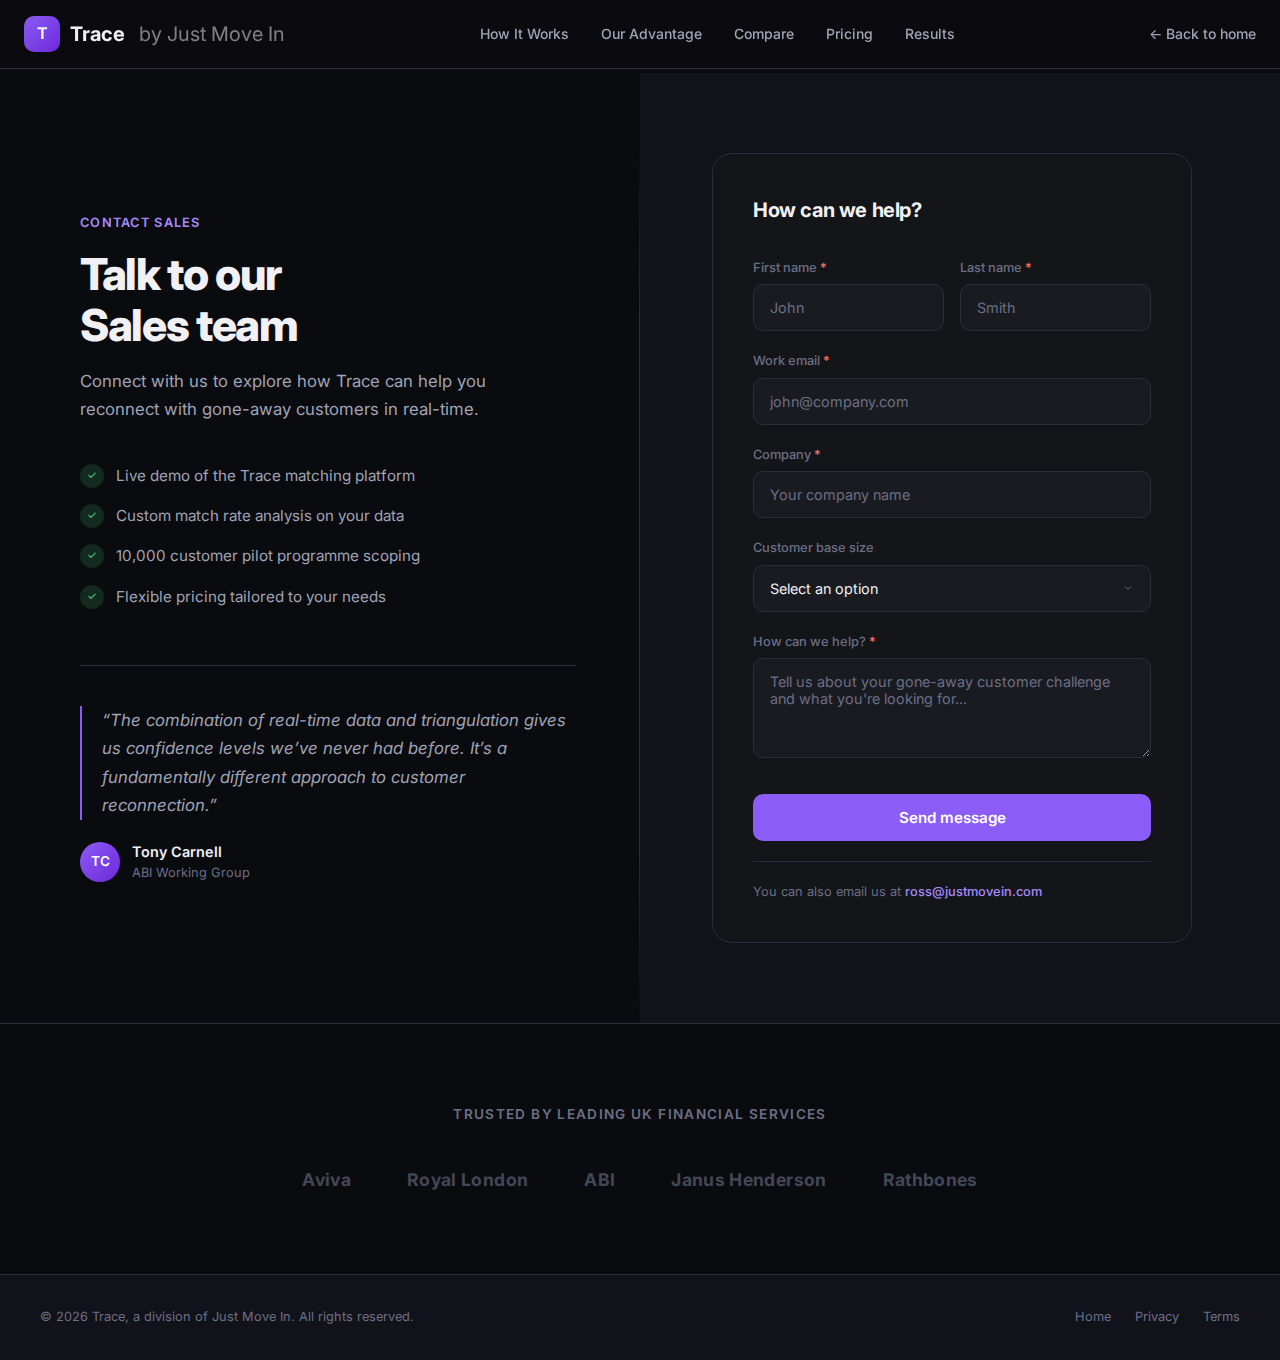
<file: contact.html>
<!DOCTYPE html>
<html lang="en">
<head>
    <meta charset="UTF-8">
    <meta name="viewport" content="width=device-width, initial-scale=1.0">
    <title>Contact Sales | Trace by Just Move In</title>
    <meta name="description" content="Get in touch with the Trace team. Start a pilot programme or book a demo.">
    <link rel="preconnect" href="https://fonts.googleapis.com">
    <link rel="preconnect" href="https://fonts.gstatic.com" crossorigin>
    <link href="https://fonts.googleapis.com/css2?family=Inter:wght@300;400;500;600;700;800&display=swap" rel="stylesheet">
    <style>
        *, *::before, *::after { box-sizing: border-box; margin: 0; padding: 0; }

        :root {
            --bg-primary: #0a0b0f;
            --bg-secondary: #12131a;
            --bg-card: #141519;
            --bg-input: #1a1b21;
            --border: #2a2d3e;
            --border-light: #353849;
            --text-primary: #f0f0f5;
            --text-secondary: #a0a3b5;
            --text-muted: #6b6f85;
            --accent: #8b5cf6;
            --accent-light: #a78bfa;
            --accent-glow: rgba(139, 92, 246, 0.15);
            --green: #4ade80;
            --green-dim: rgba(74, 222, 128, 0.15);
            --font: 'Inter', -apple-system, BlinkMacSystemFont, sans-serif;
        }

        html { scroll-behavior: smooth; }
        body {
            font-family: var(--font);
            background: var(--bg-primary);
            color: var(--text-primary);
            line-height: 1.6;
            -webkit-font-smoothing: antialiased;
            min-height: 100vh;
        }

        /* ===== NAV ===== */
        nav {
            position: fixed;
            top: 0;
            left: 0;
            right: 0;
            z-index: 1000;
            padding: 16px 0;
            background: rgba(10, 11, 15, 0.85);
            backdrop-filter: blur(20px);
            border-bottom: 1px solid var(--border);
        }
        .nav-inner {
            max-width: 1400px;
            margin: 0 auto;
            padding: 0 24px;
            display: flex;
            align-items: center;
            justify-content: space-between;
        }
        .nav-logo {
            display: flex;
            align-items: center;
            gap: 10px;
            text-decoration: none;
            color: var(--text-primary);
            font-weight: 700;
            font-size: 1.25rem;
        }
        .nav-logo-icon {
            width: 36px;
            height: 36px;
            background: linear-gradient(135deg, var(--accent), #6d28d9);
            border-radius: 10px;
            display: flex;
            align-items: center;
            justify-content: center;
            font-size: 1rem;
        }
        .nav-logo span { opacity: 0.5; font-weight: 400; margin-left: 4px; }
        .nav-links { display: flex; gap: 32px; list-style: none; }
        .nav-links a {
            color: var(--text-secondary);
            text-decoration: none;
            font-size: 0.875rem;
            font-weight: 500;
            transition: color 0.2s;
        }
        .nav-links a:hover { color: var(--text-primary); }
        .nav-cta {
            display: inline-flex;
            align-items: center;
            gap: 8px;
            background: var(--accent);
            color: #fff;
            padding: 10px 20px;
            border-radius: 10px;
            text-decoration: none;
            font-size: 0.875rem;
            font-weight: 600;
            transition: all 0.2s;
        }
        .nav-cta:hover { background: var(--accent-light); }
        .nav-back {
            color: var(--text-secondary);
            text-decoration: none;
            font-size: 0.875rem;
            font-weight: 500;
            display: flex;
            align-items: center;
            gap: 6px;
            transition: color 0.2s;
        }
        .nav-back:hover { color: var(--text-primary); }

        /* ===== MAIN LAYOUT ===== */
        .contact-page {
            display: grid;
            grid-template-columns: 1fr 1fr;
            min-height: 100vh;
            padding-top: 73px;
        }

        /* Left column */
        .contact-info {
            padding: 80px 64px 80px 80px;
            display: flex;
            flex-direction: column;
            justify-content: center;
            position: relative;
        }
        .contact-info::after {
            content: '';
            position: absolute;
            top: 73px;
            right: 0;
            bottom: 0;
            width: 1px;
            background: linear-gradient(to bottom, transparent, var(--border) 20%, var(--border) 80%, transparent);
        }
        .contact-label {
            font-size: 0.8rem;
            font-weight: 600;
            text-transform: uppercase;
            letter-spacing: 0.1em;
            color: var(--accent-light);
            margin-bottom: 16px;
        }
        .contact-info h1 {
            font-size: 2.75rem;
            font-weight: 800;
            line-height: 1.15;
            letter-spacing: -0.03em;
            margin-bottom: 16px;
        }
        .contact-info > p {
            font-size: 1.05rem;
            color: var(--text-secondary);
            margin-bottom: 40px;
            max-width: 420px;
            line-height: 1.7;
        }

        .contact-features { list-style: none; display: flex; flex-direction: column; gap: 16px; margin-bottom: 56px; }
        .contact-features li {
            display: flex;
            align-items: center;
            gap: 12px;
            font-size: 0.95rem;
            color: var(--text-secondary);
        }
        .contact-features .icon {
            width: 24px;
            height: 24px;
            min-width: 24px;
            background: var(--green-dim);
            border-radius: 50%;
            display: flex;
            align-items: center;
            justify-content: center;
            font-size: 0.7rem;
            color: var(--green);
        }

        /* Testimonial */
        .testimonial {
            border-top: 1px solid var(--border);
            padding-top: 40px;
        }
        .testimonial-quote {
            font-size: 1.05rem;
            color: var(--text-secondary);
            line-height: 1.7;
            margin-bottom: 20px;
            font-style: italic;
            position: relative;
            padding-left: 20px;
            border-left: 2px solid var(--accent);
        }
        .testimonial-author {
            display: flex;
            align-items: center;
            gap: 12px;
        }
        .testimonial-avatar {
            width: 40px;
            height: 40px;
            border-radius: 50%;
            background: linear-gradient(135deg, var(--accent), #6d28d9);
            display: flex;
            align-items: center;
            justify-content: center;
            font-size: 0.85rem;
            font-weight: 600;
            color: #fff;
        }
        .testimonial-name { font-size: 0.9rem; font-weight: 600; color: var(--text-primary); }
        .testimonial-role { font-size: 0.8rem; color: var(--text-muted); }

        /* Right column - form */
        .contact-form-wrapper {
            padding: 80px 80px 80px 64px;
            display: flex;
            align-items: center;
            justify-content: center;
            background: var(--bg-secondary);
        }
        .contact-form-card {
            width: 100%;
            max-width: 480px;
            background: var(--bg-card);
            border: 1px solid var(--border);
            border-radius: 20px;
            padding: 40px;
        }
        .contact-form-card h2 {
            font-size: 1.25rem;
            font-weight: 700;
            margin-bottom: 32px;
            letter-spacing: -0.02em;
        }

        .form-group { margin-bottom: 20px; }
        .form-group label {
            display: block;
            font-size: 0.8rem;
            font-weight: 500;
            color: var(--text-muted);
            margin-bottom: 6px;
        }
        .form-group label .req { color: #f87171; }
        .form-input {
            width: 100%;
            padding: 14px 16px;
            background: var(--bg-input);
            border: 1px solid var(--border);
            border-radius: 10px;
            color: var(--text-primary);
            font-size: 0.9rem;
            font-family: var(--font);
            transition: border-color 0.2s, box-shadow 0.2s;
            outline: none;
        }
        .form-input::placeholder { color: var(--text-muted); }
        .form-input:focus {
            border-color: var(--accent);
            box-shadow: 0 0 0 3px var(--accent-glow);
        }
        textarea.form-input {
            resize: vertical;
            min-height: 100px;
        }
        select.form-input {
            appearance: none;
            background-image: url("data:image/svg+xml,%3Csvg xmlns='http://www.w3.org/2000/svg' width='12' height='12' viewBox='0 0 24 24' fill='none' stroke='%236b6f85' stroke-width='2'%3E%3Cpolyline points='6 9 12 15 18 9'%3E%3C/polyline%3E%3C/svg%3E");
            background-repeat: no-repeat;
            background-position: right 16px center;
            padding-right: 40px;
            cursor: pointer;
        }

        .form-row {
            display: grid;
            grid-template-columns: 1fr 1fr;
            gap: 16px;
        }

        .form-submit {
            width: 100%;
            padding: 14px;
            background: var(--accent);
            color: #fff;
            border: none;
            border-radius: 10px;
            font-size: 0.95rem;
            font-weight: 600;
            font-family: var(--font);
            cursor: pointer;
            transition: all 0.2s;
            margin-top: 8px;
        }
        .form-submit:hover { background: var(--accent-light); transform: translateY(-1px); box-shadow: 0 8px 30px rgba(139, 92, 246, 0.3); }

        .form-footer {
            display: flex;
            align-items: center;
            justify-content: space-between;
            margin-top: 20px;
            padding-top: 20px;
            border-top: 1px solid var(--border);
        }
        .form-footer p {
            font-size: 0.8rem;
            color: var(--text-muted);
        }
        .form-footer a {
            color: var(--accent-light);
            text-decoration: none;
            font-weight: 500;
        }
        .form-footer a:hover { text-decoration: underline; }

        /* ===== LOGOS BAR ===== */
        .logos-section {
            padding: 80px 24px;
            text-align: center;
            border-top: 1px solid var(--border);
        }
        .logos-section h3 {
            font-size: 0.85rem;
            font-weight: 600;
            text-transform: uppercase;
            letter-spacing: 0.1em;
            color: var(--text-muted);
            margin-bottom: 40px;
        }
        .logos-grid {
            display: flex;
            justify-content: center;
            align-items: center;
            gap: 56px;
            flex-wrap: wrap;
            max-width: 900px;
            margin: 0 auto;
        }
        .logo-item {
            font-size: 1.1rem;
            font-weight: 700;
            color: var(--text-muted);
            letter-spacing: 0.02em;
            opacity: 0.6;
            transition: opacity 0.2s;
        }
        .logo-item:hover { opacity: 1; }

        /* ===== FOOTER ===== */
        footer {
            border-top: 1px solid var(--border);
            padding: 32px 24px;
            background: var(--bg-secondary);
            text-align: center;
        }
        .footer-inner {
            max-width: 1200px;
            margin: 0 auto;
            display: flex;
            justify-content: space-between;
            align-items: center;
            font-size: 0.8rem;
            color: var(--text-muted);
        }
        .footer-links { display: flex; gap: 24px; }
        .footer-links a { color: var(--text-muted); text-decoration: none; }
        .footer-links a:hover { color: var(--text-secondary); }

        /* ===== SUCCESS STATE ===== */
        .form-success {
            display: none;
            text-align: center;
            padding: 40px 0;
        }
        .form-success.show { display: block; }
        .form-success-icon {
            width: 64px;
            height: 64px;
            background: var(--green-dim);
            border-radius: 50%;
            display: flex;
            align-items: center;
            justify-content: center;
            margin: 0 auto 20px;
            font-size: 1.5rem;
            color: var(--green);
        }
        .form-success h3 { font-size: 1.25rem; margin-bottom: 8px; }
        .form-success p { font-size: 0.9rem; color: var(--text-muted); }

        /* ===== MOBILE ===== */
        @media (max-width: 1024px) {
            .contact-page { grid-template-columns: 1fr; }
            .contact-info {
                padding: 60px 24px 40px;
                text-align: center;
                align-items: center;
            }
            .contact-info::after { display: none; }
            .contact-info > p { margin-left: auto; margin-right: auto; }
            .contact-features { align-items: center; }
            .testimonial { max-width: 480px; margin: 0 auto; }
            .testimonial-quote { text-align: left; }
            .contact-form-wrapper { padding: 40px 24px 60px; }
            .contact-info h1 { font-size: 2rem; }
        }
        @media (max-width: 600px) {
            .form-row { grid-template-columns: 1fr; }
            .nav-links { display: none; }
            .footer-inner { flex-direction: column; gap: 16px; }
        }
    </style>
</head>
<body>

<!-- NAV -->
<nav>
    <div class="nav-inner">
        <a href="index.html" class="nav-logo">
            <div class="nav-logo-icon">T</div>
            Trace <span>by Just Move In</span>
        </a>
        <ul class="nav-links">
            <li><a href="index.html#solution">How It Works</a></li>
            <li><a href="index.html#advantage">Our Advantage</a></li>
            <li><a href="index.html#compare">Compare</a></li>
            <li><a href="index.html#pricing">Pricing</a></li>
            <li><a href="index.html#results">Results</a></li>
        </ul>
        <a href="index.html" class="nav-back">&larr; Back to home</a>
    </div>
</nav>

<!-- MAIN -->
<div class="contact-page">
    <!-- Left: Info -->
    <div class="contact-info">
        <div class="contact-label">Contact sales</div>
        <h1>Talk to our<br>Sales team</h1>
        <p>Connect with us to explore how Trace can help you reconnect with gone-away customers in real-time.</p>

        <ul class="contact-features">
            <li>
                <span class="icon">&#10003;</span>
                Live demo of the Trace matching platform
            </li>
            <li>
                <span class="icon">&#10003;</span>
                Custom match rate analysis on your data
            </li>
            <li>
                <span class="icon">&#10003;</span>
                10,000 customer pilot programme scoping
            </li>
            <li>
                <span class="icon">&#10003;</span>
                Flexible pricing tailored to your needs
            </li>
        </ul>

        <div class="testimonial">
            <div class="testimonial-quote">
                &ldquo;The combination of real-time data and triangulation gives us confidence levels we&rsquo;ve never had before. It&rsquo;s a fundamentally different approach to customer reconnection.&rdquo;
            </div>
            <div class="testimonial-author">
                <div class="testimonial-avatar">TC</div>
                <div>
                    <div class="testimonial-name">Tony Carnell</div>
                    <div class="testimonial-role">ABI Working Group</div>
                </div>
            </div>
        </div>
    </div>

    <!-- Right: Form -->
    <div class="contact-form-wrapper">
        <div class="contact-form-card">
            <h2>How can we help?</h2>

            <form id="contactForm">
                <div class="form-row">
                    <div class="form-group">
                        <label>First name <span class="req">*</span></label>
                        <input type="text" class="form-input" placeholder="John" required>
                    </div>
                    <div class="form-group">
                        <label>Last name <span class="req">*</span></label>
                        <input type="text" class="form-input" placeholder="Smith" required>
                    </div>
                </div>

                <div class="form-group">
                    <label>Work email <span class="req">*</span></label>
                    <input type="email" class="form-input" placeholder="john@company.com" required>
                </div>

                <div class="form-group">
                    <label>Company <span class="req">*</span></label>
                    <input type="text" class="form-input" placeholder="Your company name" required>
                </div>

                <div class="form-group">
                    <label>Customer base size</label>
                    <select class="form-input">
                        <option value="" disabled selected>Select an option</option>
                        <option>Under 100,000</option>
                        <option>100,000 &ndash; 500,000</option>
                        <option>500,000 &ndash; 1 million</option>
                        <option>1 million &ndash; 5 million</option>
                        <option>5 million+</option>
                    </select>
                </div>

                <div class="form-group">
                    <label>How can we help? <span class="req">*</span></label>
                    <textarea class="form-input" placeholder="Tell us about your gone-away customer challenge and what you're looking for..." required></textarea>
                </div>

                <button type="submit" class="form-submit">Send message</button>
            </form>

            <div id="formSuccess" class="form-success">
                <div class="form-success-icon">&#10003;</div>
                <h3>Message sent</h3>
                <p>Thanks for reaching out. We&rsquo;ll be in touch within 24 hours.</p>
            </div>

            <div class="form-footer">
                <p>You can also email us at <a href="mailto:ross@justmovein.com">ross@justmovein.com</a></p>
            </div>
        </div>
    </div>
</div>

<!-- LOGOS -->
<div class="logos-section">
    <h3>Trusted by leading UK financial services</h3>
    <div class="logos-grid">
        <div class="logo-item">Aviva</div>
        <div class="logo-item">Royal London</div>
        <div class="logo-item">ABI</div>
        <div class="logo-item">Janus Henderson</div>
        <div class="logo-item">Rathbones</div>
    </div>
</div>

<!-- FOOTER -->
<footer>
    <div class="footer-inner">
        <span>&copy; 2026 Trace, a division of Just Move In. All rights reserved.</span>
        <div class="footer-links">
            <a href="index.html">Home</a>
            <a href="#">Privacy</a>
            <a href="#">Terms</a>
        </div>
    </div>
</footer>

<script>
document.getElementById('contactForm').addEventListener('submit', function(e) {
    e.preventDefault();
    this.style.display = 'none';
    document.getElementById('formSuccess').classList.add('show');
});
</script>

</body>
</html>
</file>
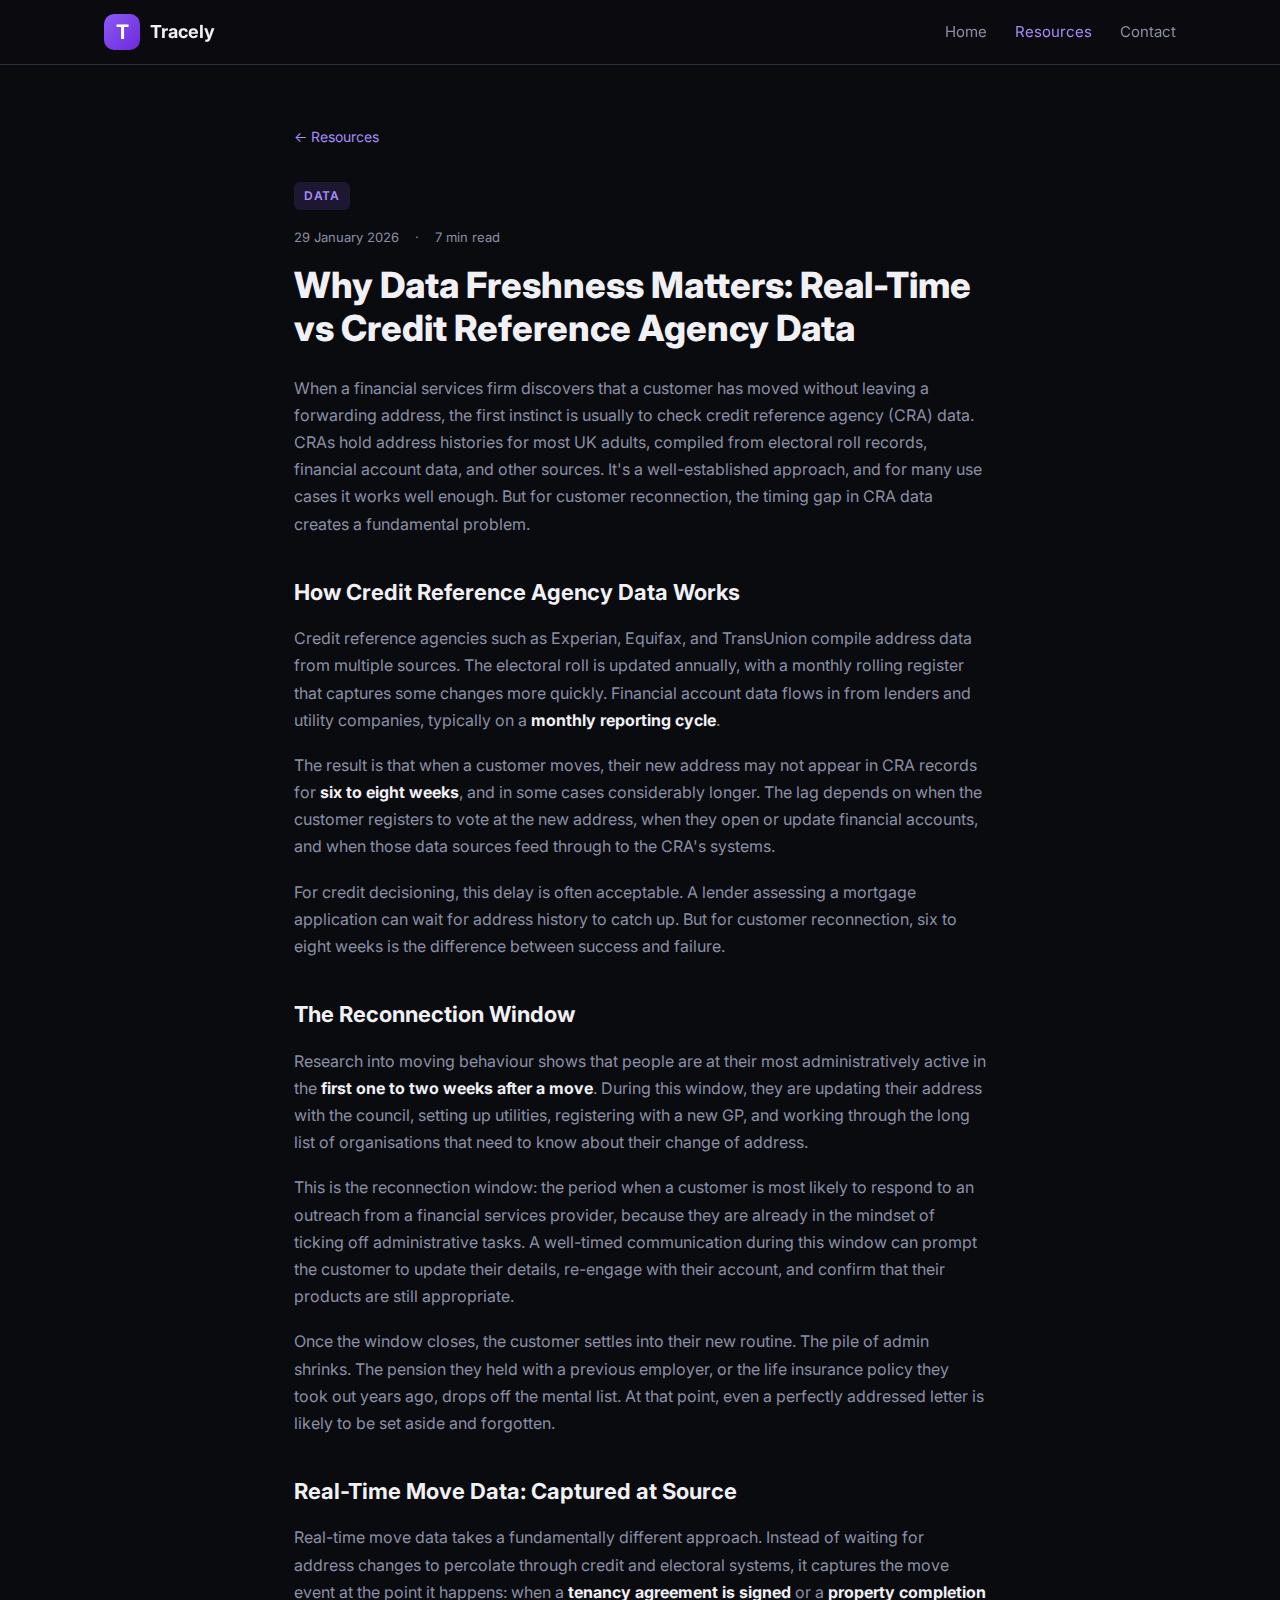
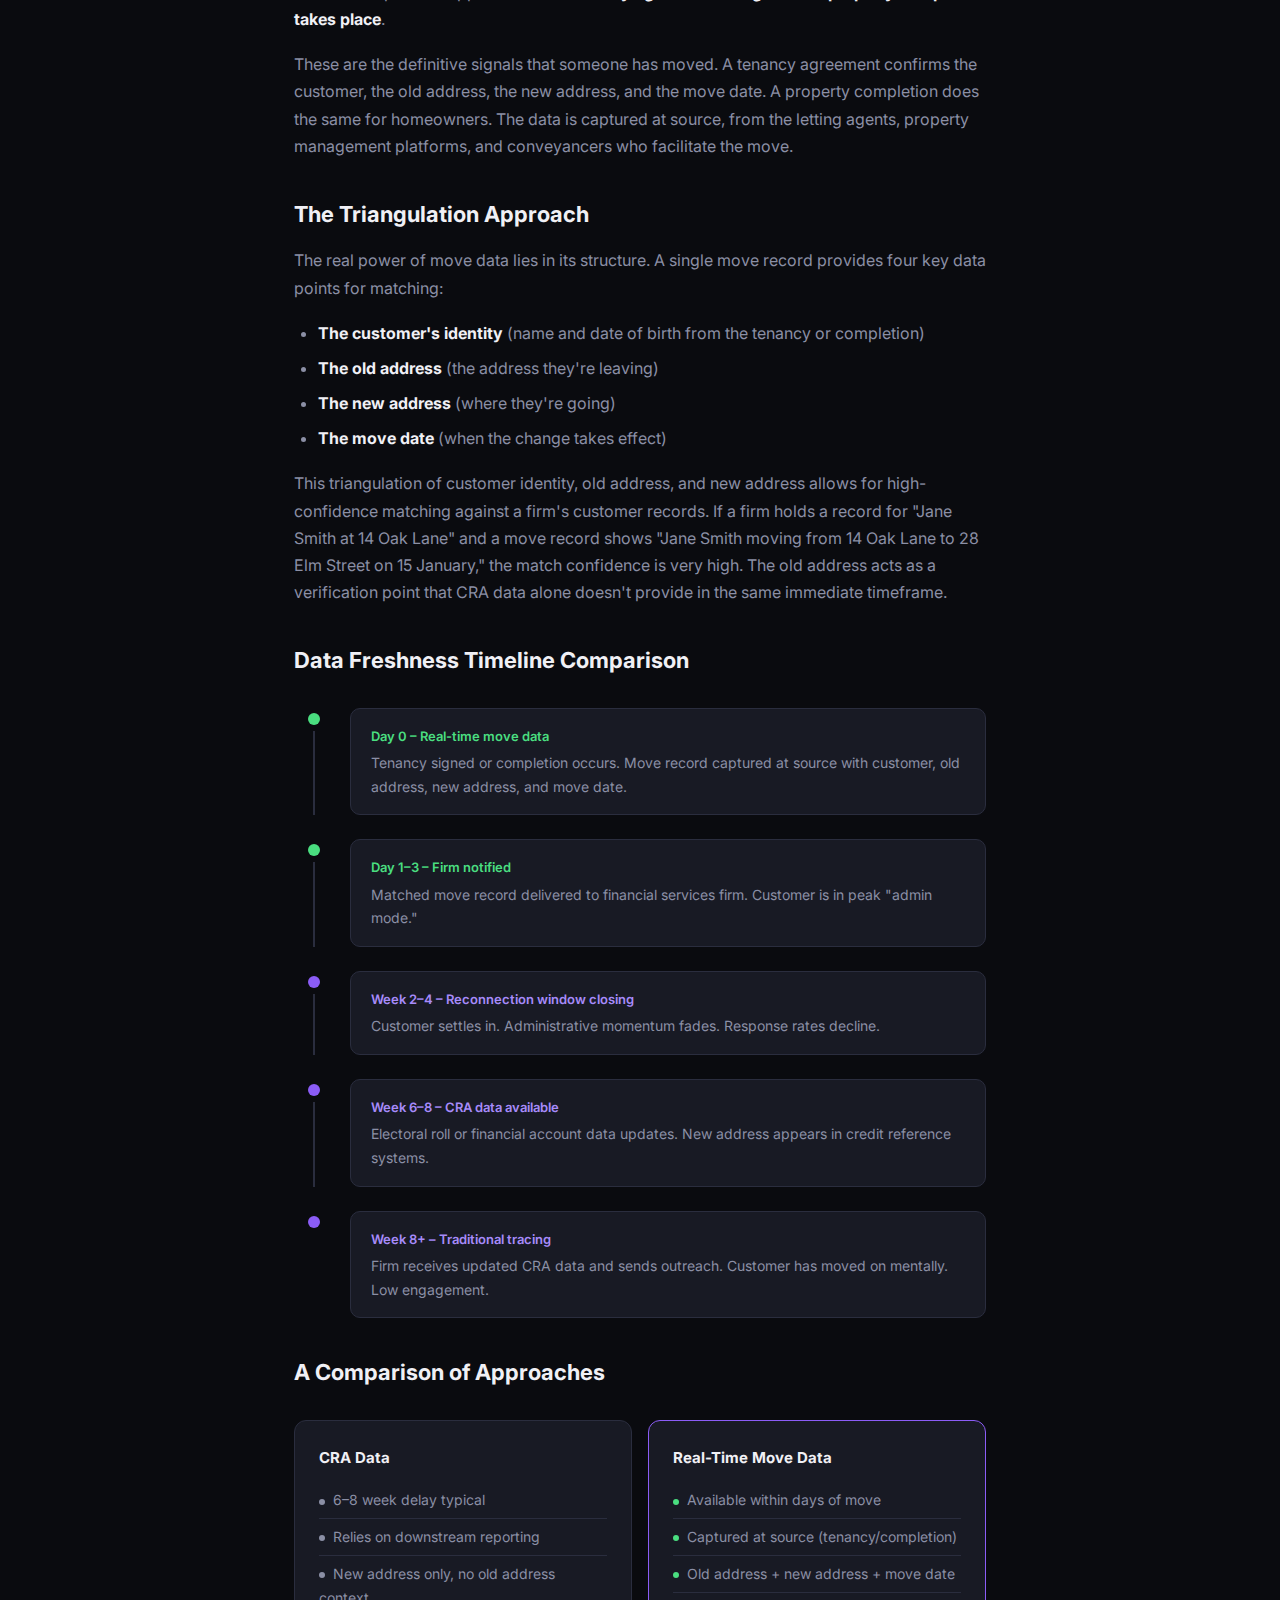
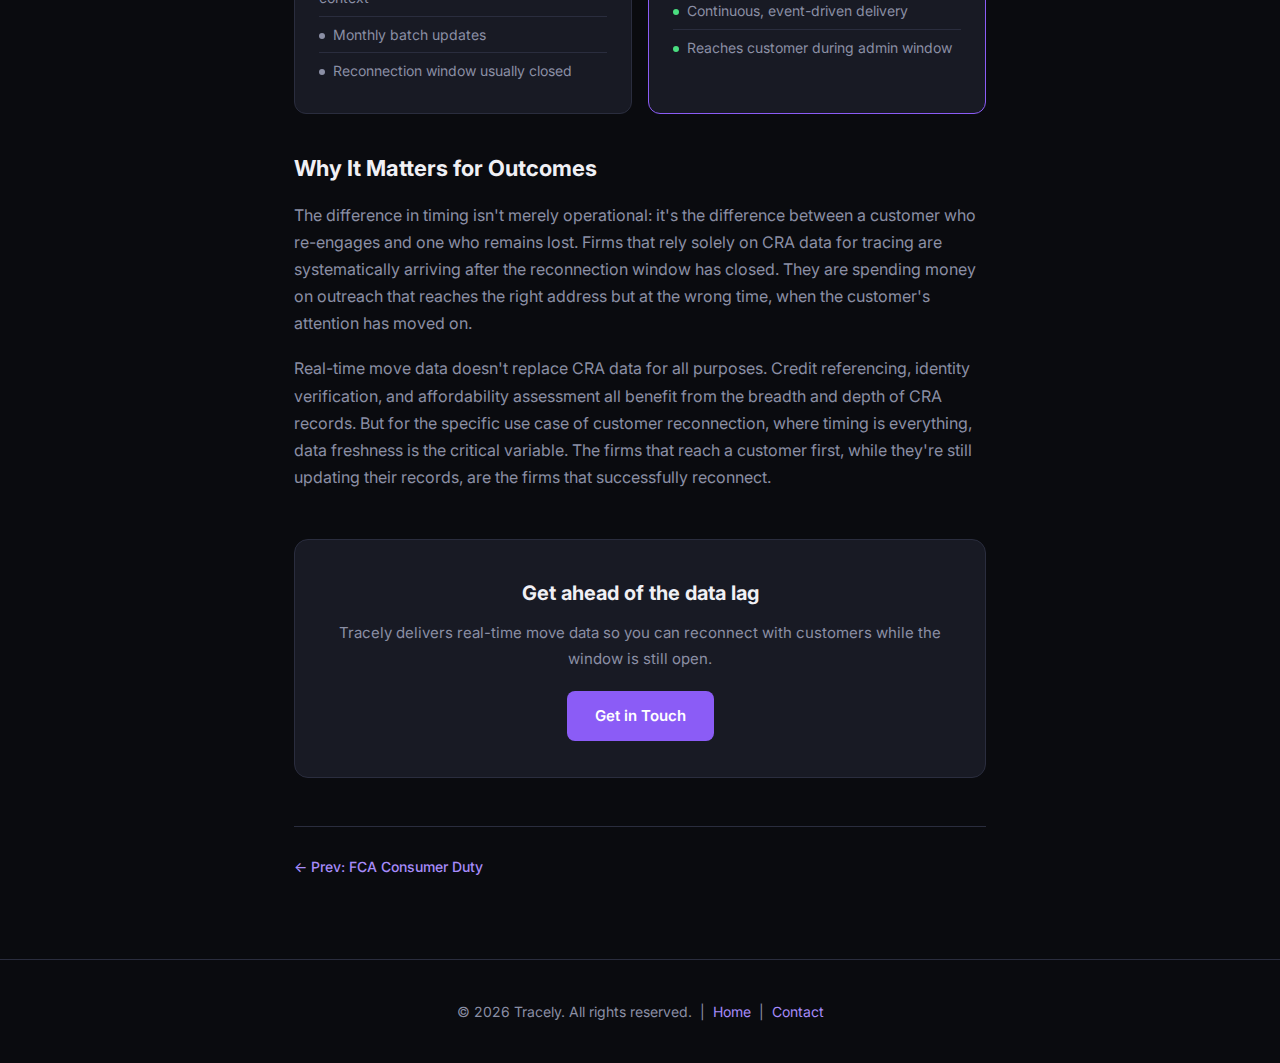
<file: blog/data-freshness.html>
<!DOCTYPE html>
<html lang="en">
<head>
<meta charset="UTF-8">
<meta name="viewport" content="width=device-width, initial-scale=1.0">
<title>Why Data Freshness Matters | Tracely</title>
<meta name="description" content="CRA data lags by 6-8 weeks. Real-time move data captured at source closes the reconnection window gap for UK financial services.">
<meta property="og:title" content="Why Data Freshness Matters: Real-Time vs Credit Reference Agency Data">
<meta property="og:description" content="CRA data lags by 6-8 weeks. Real-time move data closes the reconnection gap.">
<meta property="og:type" content="article">
<link rel="icon" type="image/svg+xml" href="data:image/svg+xml,%3Csvg xmlns='http://www.w3.org/2000/svg' viewBox='0 0 32 32'%3E%3Cdefs%3E%3ClinearGradient id='g' x1='0' y1='0' x2='1' y2='1'%3E%3Cstop offset='0%25' stop-color='%238b5cf6'/%3E%3Cstop offset='100%25' stop-color='%236d28d9'/%3E%3C/linearGradient%3E%3C/defs%3E%3Crect width='32' height='32' rx='8' fill='url(%23g)'/%3E%3Ctext x='16' y='23' text-anchor='middle' font-family='Inter,system-ui,sans-serif' font-size='20' font-weight='700' fill='white'%3ET%3C/text%3E%3C/svg%3E">
<link rel="preconnect" href="https://fonts.googleapis.com">
<link rel="preconnect" href="https://fonts.gstatic.com" crossorigin>
<link href="https://fonts.googleapis.com/css2?family=Inter:wght@400;500;600;700;800&display=swap" rel="stylesheet">
<script async src="https://www.googletagmanager.com/gtag/js?id=G-XXXXXXXXXX"></script>
<script>window.dataLayer=window.dataLayer||[];function gtag(){dataLayer.push(arguments);}gtag('js',new Date());gtag('config','G-XXXXXXXXXX');</script>
<style>
:root{--bg-primary:#0a0b0f;--bg-secondary:#12131a;--bg-card:#181a24;--border:#2a2d3e;--text-primary:#f0f0f5;--text-secondary:#8b8fa5;--text-muted:#8b8fa5;--accent:#8b5cf6;--accent-light:#a78bfa;--accent-glow:rgba(139,92,246,.15);--green:#4ade80;--font:'Inter',-apple-system,BlinkMacSystemFont,sans-serif}
*,*::before,*::after{margin:0;padding:0;box-sizing:border-box}
body{font-family:var(--font);background:var(--bg-primary);color:var(--text-primary);line-height:1.7;-webkit-font-smoothing:antialiased}
a{color:inherit;text-decoration:none}
.skip-link{position:absolute;top:-100%;left:16px;background:var(--accent);color:#fff;padding:8px 16px;border-radius:4px;z-index:1000;font-size:14px}.skip-link:focus{top:16px}
nav{position:sticky;top:0;z-index:100;background:rgba(10,11,15,.85);backdrop-filter:blur(12px);border-bottom:1px solid var(--border)}
.nav-inner{max-width:1120px;margin:0 auto;padding:0 24px;height:64px;display:flex;align-items:center;justify-content:space-between}
.nav-logo{display:flex;align-items:center;gap:10px;font-weight:700;font-size:18px}
.nav-links{display:flex;align-items:center;gap:28px;font-size:15px}
.nav-links a{color:var(--text-secondary);transition:color .2s}.nav-links a:hover,.nav-links a.active{color:var(--text-primary)}.nav-links a.active{color:var(--accent-light)}
.article-wrap{max-width:740px;margin:0 auto;padding:60px 24px 80px}
.breadcrumb{font-size:14px;color:var(--text-muted);margin-bottom:32px}.breadcrumb a{color:var(--accent-light)}
.article-meta{display:flex;gap:16px;font-size:13px;color:var(--text-muted);margin-bottom:16px}
.tag{font-size:12px;font-weight:600;text-transform:uppercase;letter-spacing:.06em;color:var(--accent-light);background:var(--accent-glow);padding:4px 10px;border-radius:6px;display:inline-block;margin-bottom:16px}
h1{font-size:36px;font-weight:800;line-height:1.2;margin-bottom:24px}
.article-body h2{font-size:22px;font-weight:700;margin:36px 0 14px;color:var(--text-primary)}
.article-body p{color:var(--text-secondary);margin-bottom:18px;font-size:16px}
.article-body strong{color:var(--text-primary)}
.timeline{margin:28px 0;display:flex;flex-direction:column;gap:0}
.tl-item{display:flex;gap:16px;position:relative;padding-bottom:24px}
.tl-item:last-child{padding-bottom:0}
.tl-marker{width:40px;flex-shrink:0;display:flex;flex-direction:column;align-items:center}
.tl-dot{width:12px;height:12px;border-radius:50%;background:var(--accent);flex-shrink:0;margin-top:5px}
.tl-dot.green{background:var(--green)}
.tl-line{width:2px;flex:1;background:var(--border);margin-top:6px}
.tl-item:last-child .tl-line{display:none}
.tl-content{background:var(--bg-card);border:1px solid var(--border);border-radius:10px;padding:16px 20px;flex:1}
.tl-content .tl-label{font-size:13px;font-weight:600;color:var(--accent-light);margin-bottom:4px}
.tl-content .tl-label.green{color:var(--green)}
.tl-content p{color:var(--text-secondary);font-size:14px;margin:0}
.comparison{display:grid;grid-template-columns:1fr 1fr;gap:16px;margin:28px 0}
.comp-col{background:var(--bg-card);border:1px solid var(--border);border-radius:12px;padding:24px}
.comp-col h3{font-size:15px;font-weight:700;margin-bottom:12px}
.comp-col.highlight{border-color:var(--accent)}
.comp-col ul{list-style:none;font-size:14px;color:var(--text-secondary)}
.comp-col ul li{padding:6px 0;border-bottom:1px solid var(--border)}
.comp-col ul li:last-child{border:none}
.comp-col ul li::before{content:"";display:inline-block;width:6px;height:6px;border-radius:50%;margin-right:8px;vertical-align:middle}
.comp-col ul li::before{background:var(--text-muted)}
.comp-col.highlight ul li::before{background:var(--green)}
.cta-box{background:var(--bg-card);border:1px solid var(--border);border-radius:14px;padding:36px;text-align:center;margin:48px 0 0}
.cta-box h3{font-size:20px;font-weight:700;margin-bottom:10px}
.cta-box p{color:var(--text-secondary);margin-bottom:20px;font-size:15px}
.btn{display:inline-block;background:var(--accent);color:#fff;padding:12px 28px;border-radius:8px;font-weight:600;font-size:15px;transition:background .2s}.btn:hover{background:var(--accent-light)}
.prev-next{display:flex;justify-content:space-between;margin-top:48px;padding-top:28px;border-top:1px solid var(--border);font-size:14px}
.prev-next a{color:var(--accent-light);font-weight:500}
footer{border-top:1px solid var(--border);padding:40px 24px;text-align:center;color:var(--text-muted);font-size:14px}
footer a{color:var(--accent-light)}
@media(max-width:600px){h1{font-size:26px}.comparison{grid-template-columns:1fr}}
</style>
</head>
<body>
<a class="skip-link" href="#main">Skip to content</a>
<nav aria-label="Main navigation">
  <div class="nav-inner">
    <a href="../index.html" class="nav-logo">
      <svg width="36" height="36" viewBox="0 0 36 36" fill="none" xmlns="http://www.w3.org/2000/svg" aria-hidden="true"><defs><linearGradient id="logoGrad" x1="0" y1="0" x2="36" y2="36" gradientUnits="userSpaceOnUse"><stop stop-color="#8b5cf6"/><stop offset="1" stop-color="#6d28d9"/></linearGradient></defs><rect width="36" height="36" rx="10" fill="url(#logoGrad)"/><text x="18" y="25" text-anchor="middle" font-family="Inter,system-ui,sans-serif" font-size="20" font-weight="700" fill="white">T</text></svg>
      Tracely
    </a>
    <div class="nav-links">
      <a href="../index.html">Home</a>
      <a href="../blog.html" class="active">Resources</a>
      <a href="../contact.html">Contact</a>
    </div>
  </div>
</nav>

<main id="main">
  <article class="article-wrap">
    <div class="breadcrumb"><a href="../blog.html">&larr; Resources</a></div>
    <span class="tag">Data</span>
    <div class="article-meta">
      <span>29 January 2026</span>
      <span>&middot;</span>
      <span>7 min read</span>
    </div>
    <h1>Why Data Freshness Matters: Real-Time vs Credit Reference Agency Data</h1>

    <div class="article-body">
      <p>When a financial services firm discovers that a customer has moved without leaving a forwarding address, the first instinct is usually to check credit reference agency (CRA) data. CRAs hold address histories for most UK adults, compiled from electoral roll records, financial account data, and other sources. It's a well-established approach, and for many use cases it works well enough. But for customer reconnection, the timing gap in CRA data creates a fundamental problem.</p>

      <h2>How Credit Reference Agency Data Works</h2>
      <p>Credit reference agencies such as Experian, Equifax, and TransUnion compile address data from multiple sources. The electoral roll is updated annually, with a monthly rolling register that captures some changes more quickly. Financial account data flows in from lenders and utility companies, typically on a <strong>monthly reporting cycle</strong>.</p>
      <p>The result is that when a customer moves, their new address may not appear in CRA records for <strong>six to eight weeks</strong>, and in some cases considerably longer. The lag depends on when the customer registers to vote at the new address, when they open or update financial accounts, and when those data sources feed through to the CRA's systems.</p>
      <p>For credit decisioning, this delay is often acceptable. A lender assessing a mortgage application can wait for address history to catch up. But for customer reconnection, six to eight weeks is the difference between success and failure.</p>

      <h2>The Reconnection Window</h2>
      <p>Research into moving behaviour shows that people are at their most administratively active in the <strong>first one to two weeks after a move</strong>. During this window, they are updating their address with the council, setting up utilities, registering with a new GP, and working through the long list of organisations that need to know about their change of address.</p>
      <p>This is the reconnection window: the period when a customer is most likely to respond to an outreach from a financial services provider, because they are already in the mindset of ticking off administrative tasks. A well-timed communication during this window can prompt the customer to update their details, re-engage with their account, and confirm that their products are still appropriate.</p>
      <p>Once the window closes, the customer settles into their new routine. The pile of admin shrinks. The pension they held with a previous employer, or the life insurance policy they took out years ago, drops off the mental list. At that point, even a perfectly addressed letter is likely to be set aside and forgotten.</p>

      <h2>Real-Time Move Data: Captured at Source</h2>
      <p>Real-time move data takes a fundamentally different approach. Instead of waiting for address changes to percolate through credit and electoral systems, it captures the move event at the point it happens: when a <strong>tenancy agreement is signed</strong> or a <strong>property completion takes place</strong>.</p>
      <p>These are the definitive signals that someone has moved. A tenancy agreement confirms the customer, the old address, the new address, and the move date. A property completion does the same for homeowners. The data is captured at source, from the letting agents, property management platforms, and conveyancers who facilitate the move.</p>

      <h2>The Triangulation Approach</h2>
      <p>The real power of move data lies in its structure. A single move record provides four key data points for matching:</p>
      <ul style="color: var(--text-secondary); margin: 0 0 18px 24px; font-size: 16px;">
        <li style="margin-bottom: 8px;"><strong>The customer's identity</strong> (name and date of birth from the tenancy or completion)</li>
        <li style="margin-bottom: 8px;"><strong>The old address</strong> (the address they're leaving)</li>
        <li style="margin-bottom: 8px;"><strong>The new address</strong> (where they're going)</li>
        <li style="margin-bottom: 8px;"><strong>The move date</strong> (when the change takes effect)</li>
      </ul>
      <p>This triangulation of customer identity, old address, and new address allows for high-confidence matching against a firm's customer records. If a firm holds a record for "Jane Smith at 14 Oak Lane" and a move record shows "Jane Smith moving from 14 Oak Lane to 28 Elm Street on 15 January," the match confidence is very high. The old address acts as a verification point that CRA data alone doesn't provide in the same immediate timeframe.</p>

      <h2>Data Freshness Timeline Comparison</h2>

      <div class="timeline">
        <div class="tl-item">
          <div class="tl-marker"><div class="tl-dot green"></div><div class="tl-line"></div></div>
          <div class="tl-content"><div class="tl-label green">Day 0 &ndash; Real-time move data</div><p>Tenancy signed or completion occurs. Move record captured at source with customer, old address, new address, and move date.</p></div>
        </div>
        <div class="tl-item">
          <div class="tl-marker"><div class="tl-dot green"></div><div class="tl-line"></div></div>
          <div class="tl-content"><div class="tl-label green">Day 1&ndash;3 &ndash; Firm notified</div><p>Matched move record delivered to financial services firm. Customer is in peak "admin mode."</p></div>
        </div>
        <div class="tl-item">
          <div class="tl-marker"><div class="tl-dot"></div><div class="tl-line"></div></div>
          <div class="tl-content"><div class="tl-label">Week 2&ndash;4 &ndash; Reconnection window closing</div><p>Customer settles in. Administrative momentum fades. Response rates decline.</p></div>
        </div>
        <div class="tl-item">
          <div class="tl-marker"><div class="tl-dot"></div><div class="tl-line"></div></div>
          <div class="tl-content"><div class="tl-label">Week 6&ndash;8 &ndash; CRA data available</div><p>Electoral roll or financial account data updates. New address appears in credit reference systems.</p></div>
        </div>
        <div class="tl-item">
          <div class="tl-marker"><div class="tl-dot"></div></div>
          <div class="tl-content"><div class="tl-label">Week 8+ &ndash; Traditional tracing</div><p>Firm receives updated CRA data and sends outreach. Customer has moved on mentally. Low engagement.</p></div>
        </div>
      </div>

      <h2>A Comparison of Approaches</h2>

      <div class="comparison">
        <div class="comp-col">
          <h3>CRA Data</h3>
          <ul>
            <li>6&ndash;8 week delay typical</li>
            <li>Relies on downstream reporting</li>
            <li>New address only, no old address context</li>
            <li>Monthly batch updates</li>
            <li>Reconnection window usually closed</li>
          </ul>
        </div>
        <div class="comp-col highlight">
          <h3>Real-Time Move Data</h3>
          <ul>
            <li>Available within days of move</li>
            <li>Captured at source (tenancy/completion)</li>
            <li>Old address + new address + move date</li>
            <li>Continuous, event-driven delivery</li>
            <li>Reaches customer during admin window</li>
          </ul>
        </div>
      </div>

      <h2>Why It Matters for Outcomes</h2>
      <p>The difference in timing isn't merely operational: it's the difference between a customer who re-engages and one who remains lost. Firms that rely solely on CRA data for tracing are systematically arriving after the reconnection window has closed. They are spending money on outreach that reaches the right address but at the wrong time, when the customer's attention has moved on.</p>
      <p>Real-time move data doesn't replace CRA data for all purposes. Credit referencing, identity verification, and affordability assessment all benefit from the breadth and depth of CRA records. But for the specific use case of customer reconnection, where timing is everything, data freshness is the critical variable. The firms that reach a customer first, while they're still updating their records, are the firms that successfully reconnect.</p>
    </div>

    <div class="cta-box">
      <h3>Get ahead of the data lag</h3>
      <p>Tracely delivers real-time move data so you can reconnect with customers while the window is still open.</p>
      <a href="../contact.html" class="btn">Get in Touch</a>
    </div>

    <div class="prev-next">
      <a href="fca-consumer-duty.html">&larr; Prev: FCA Consumer Duty</a>
      <span></span>
    </div>
  </article>
</main>

<footer>
  <p>&copy; 2026 Tracely. All rights reserved. &nbsp;|&nbsp; <a href="../index.html">Home</a> &nbsp;|&nbsp; <a href="../contact.html">Contact</a></p>
</footer>
</body>
</html>
</file>
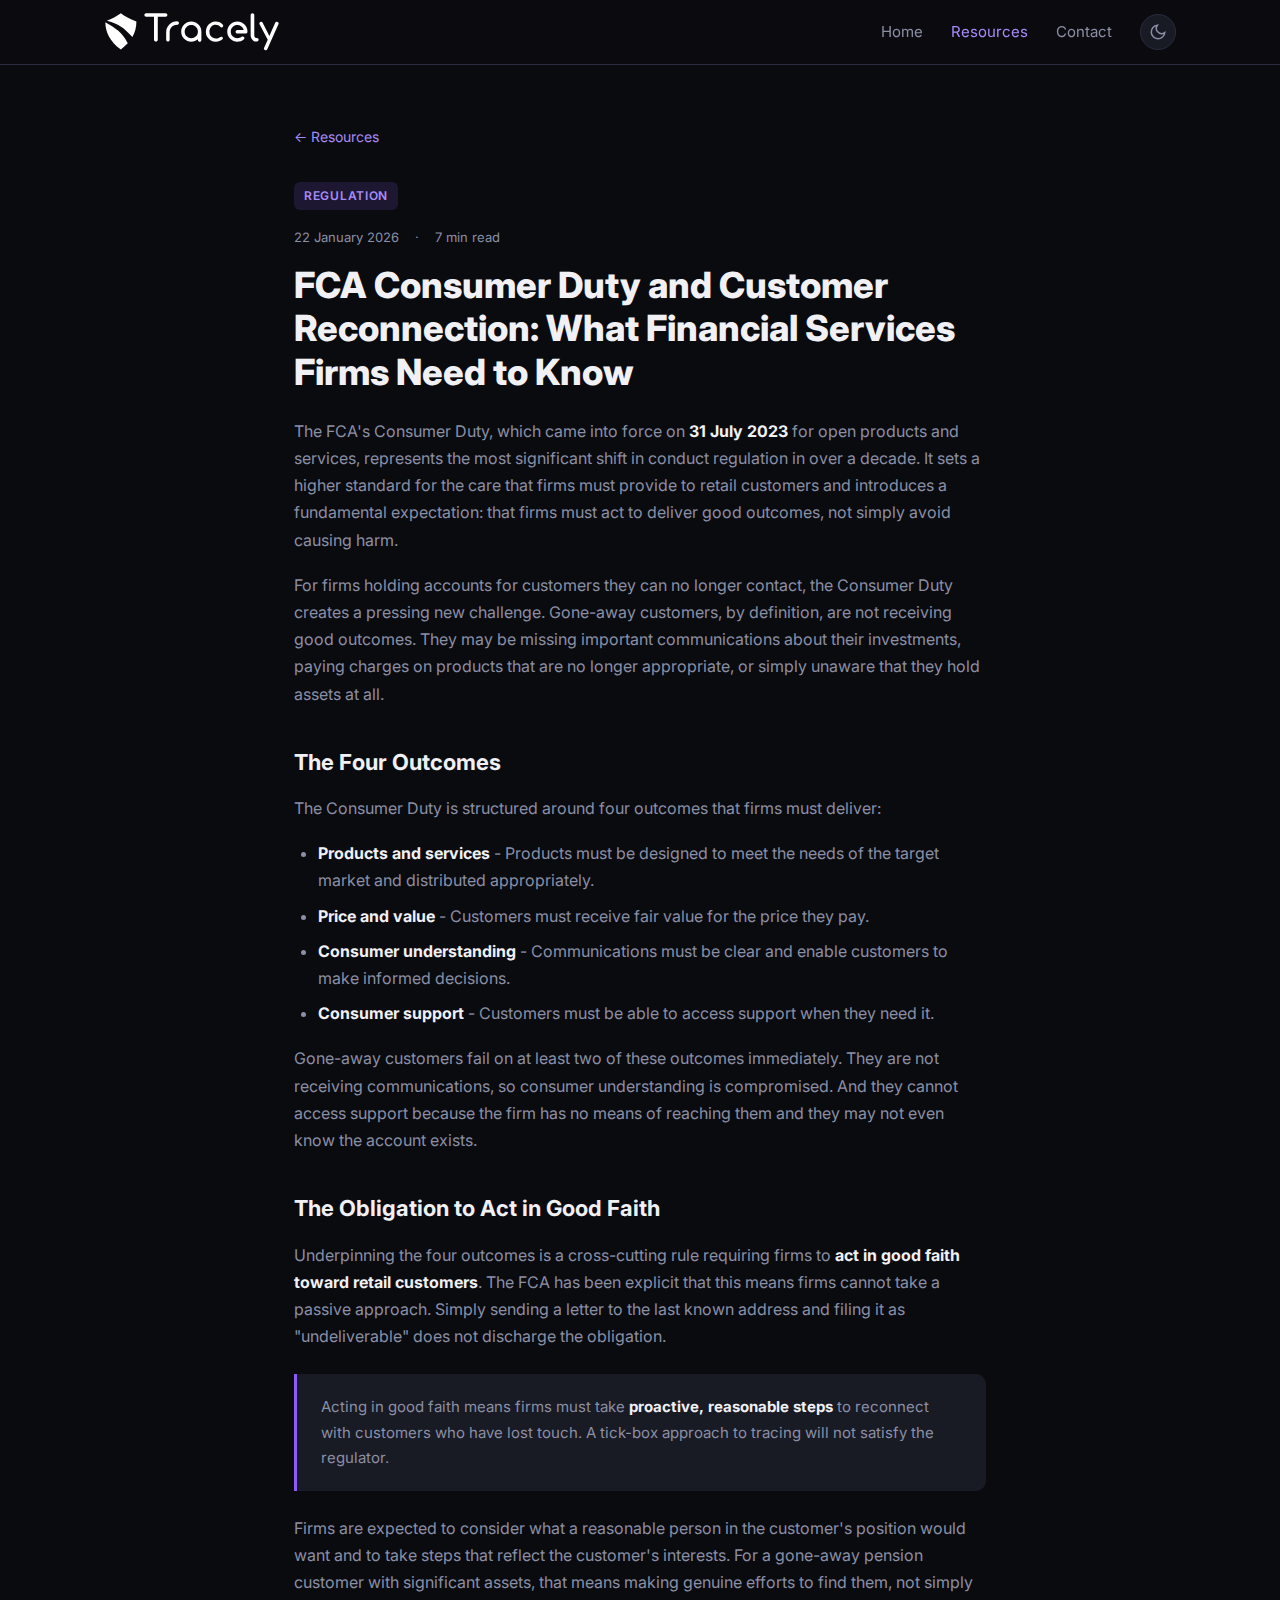
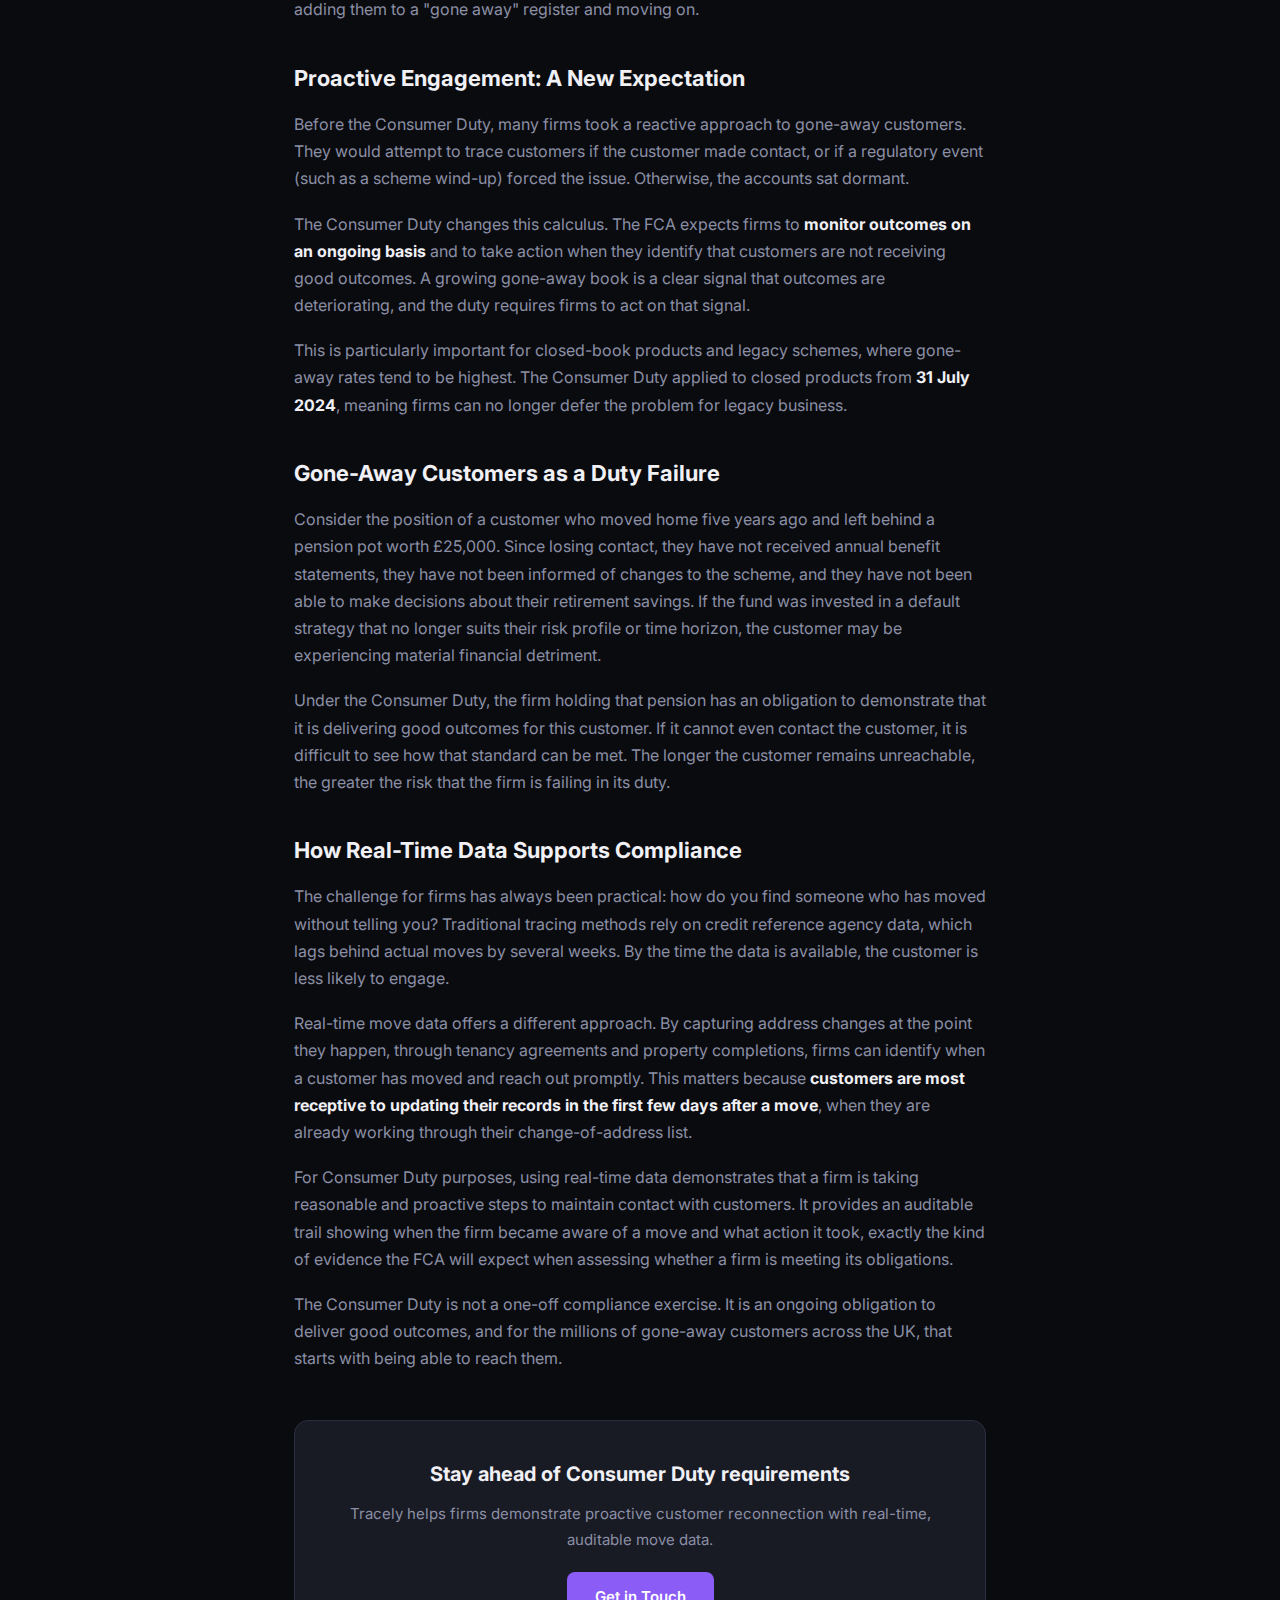
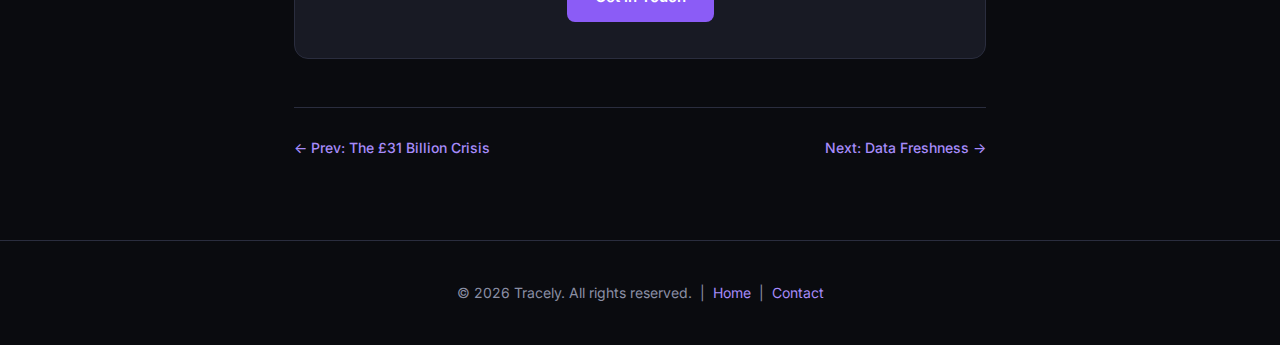
<file: blog/fca-consumer-duty.html>
<!DOCTYPE html>
<html lang="en">
<head>
<meta charset="UTF-8">
<meta name="viewport" content="width=device-width, initial-scale=1.0">
<title>FCA Consumer Duty and Customer Reconnection | Tracely</title>
<meta name="description" content="How the FCA Consumer Duty impacts gone-away customer management and what financial services firms need to do about it.">
<meta property="og:title" content="FCA Consumer Duty and Customer Reconnection: What Financial Services Firms Need to Know">
<meta property="og:description" content="How the FCA Consumer Duty impacts gone-away customer management and what firms need to do.">
<meta property="og:type" content="article">
<link rel="icon" type="image/png" href="../tracely-favicon.png">
<link rel="canonical" href="https://tracely.co.uk/blog/fca-consumer-duty.html">

<!-- JSON-LD Structured Data for GEO -->
<script type="application/ld+json">
{
  "@context": "https://schema.org",
  "@graph": [
    {
      "@type": "Article",
      "@id": "https://tracely.co.uk/blog/fca-consumer-duty.html#article",
      "headline": "FCA Consumer Duty and Customer Reconnection: What Financial Services Firms Need to Know",
      "description": "How the FCA Consumer Duty impacts gone-away customer management and what financial services firms need to do about it.",
      "image": "https://tracely.co.uk/tracely-favicon.png",
      "datePublished": "2026-01-22",
      "dateModified": "2026-01-22",
      "author": {
        "@type": "Organization",
        "name": "Tracely",
        "url": "https://tracely.co.uk"
      },
      "publisher": {
        "@id": "https://tracely.co.uk/#organization"
      },
      "mainEntityOfPage": {
        "@type": "WebPage",
        "@id": "https://tracely.co.uk/blog/fca-consumer-duty.html"
      },
      "keywords": ["FCA Consumer Duty", "customer reconnection", "financial services regulation", "gone-away customers", "consumer outcomes", "compliance"],
      "articleSection": "Regulation",
      "wordCount": 1000,
      "about": [
        {
          "@type": "Thing",
          "name": "FCA Consumer Duty",
          "description": "FCA regulation requiring firms to deliver good outcomes for retail customers"
        },
        {
          "@type": "Thing",
          "name": "Customer reconnection",
          "description": "The process of re-establishing contact with customers who have moved address"
        }
      ]
    },
    {
      "@type": "BreadcrumbList",
      "itemListElement": [
        {
          "@type": "ListItem",
          "position": 1,
          "name": "Home",
          "item": "https://tracely.co.uk/"
        },
        {
          "@type": "ListItem",
          "position": 2,
          "name": "Resources",
          "item": "https://tracely.co.uk/blog.html"
        },
        {
          "@type": "ListItem",
          "position": 3,
          "name": "FCA Consumer Duty and Customer Reconnection",
          "item": "https://tracely.co.uk/blog/fca-consumer-duty.html"
        }
      ]
    }
  ]
}
</script>

<link rel="preconnect" href="https://fonts.googleapis.com">
<link rel="preconnect" href="https://fonts.gstatic.com" crossorigin>
<link href="https://fonts.googleapis.com/css2?family=Inter:wght@400;500;600;700;800&display=swap" rel="stylesheet">
<script async src="https://www.googletagmanager.com/gtag/js?id=G-EY18FSPGCF"></script>
<script>window.dataLayer=window.dataLayer||[];function gtag(){dataLayer.push(arguments);}gtag('js',new Date());gtag('config','G-EY18FSPGCF');</script>
<style>
:root{--bg-primary:#0a0b0f;--bg-secondary:#12131a;--bg-card:#181a24;--border:#2a2d3e;--text-primary:#f0f0f5;--text-secondary:#8b8fa5;--text-muted:#8b8fa5;--accent:#8b5cf6;--accent-light:#a78bfa;--accent-glow:rgba(139,92,246,.15);--green:#4ade80;--font:'Inter',-apple-system,BlinkMacSystemFont,sans-serif}
/* Light Mode */
html[data-theme="light"]{--bg-primary:#ffffff;--bg-secondary:#f8f9fc;--bg-card:#ffffff;--border:#e2e5ef;--text-primary:#1a1d2e;--text-secondary:#555d73;--text-muted:#7a8294;--accent-glow:rgba(139,92,246,.08)}
html[data-theme="light"] nav{background:rgba(255,255,255,.9)}
.theme-toggle{background:var(--bg-card);border:1px solid var(--border);border-radius:50%;width:36px;height:36px;cursor:pointer;display:flex;align-items:center;justify-content:center;color:var(--text-secondary);transition:all .2s}.theme-toggle:hover{border-color:var(--accent);color:var(--accent)}.theme-toggle .icon-sun{display:none}.theme-toggle .icon-moon{display:block}html[data-theme="light"] .theme-toggle .icon-sun{display:block}html[data-theme="light"] .theme-toggle .icon-moon{display:none}body,nav{transition:background-color .3s,border-color .3s}
*,*::before,*::after{margin:0;padding:0;box-sizing:border-box}
body{font-family:var(--font);background:var(--bg-primary);color:var(--text-primary);line-height:1.7;-webkit-font-smoothing:antialiased}
a{color:inherit;text-decoration:none}
.skip-link{position:absolute;top:-100%;left:16px;background:var(--accent);color:#fff;padding:8px 16px;border-radius:4px;z-index:1000;font-size:14px}.skip-link:focus{top:16px}
nav{position:sticky;top:0;z-index:100;background:rgba(10,11,15,.85);backdrop-filter:blur(12px);border-bottom:1px solid var(--border)}
.nav-inner{max-width:1120px;margin:0 auto;padding:0 24px;height:64px;display:flex;align-items:center;justify-content:space-between}
.nav-logo{display:flex;align-items:center;text-decoration:none}
.nav-logo img{height:40px;width:auto}
.nav-logo .logo-dark{display:block}
.nav-logo .logo-light{display:none}
html[data-theme="light"] .nav-logo .logo-dark{display:none}
html[data-theme="light"] .nav-logo .logo-light{display:block}
.nav-links{display:flex;align-items:center;gap:28px;font-size:15px}
.nav-links a{color:var(--text-secondary);transition:color .2s}.nav-links a:hover,.nav-links a.active{color:var(--text-primary)}.nav-links a.active{color:var(--accent-light)}
.article-wrap{max-width:740px;margin:0 auto;padding:60px 24px 80px}
.breadcrumb{font-size:14px;color:var(--text-muted);margin-bottom:32px}.breadcrumb a{color:var(--accent-light)}
.article-meta{display:flex;gap:16px;font-size:13px;color:var(--text-muted);margin-bottom:16px}
.tag{font-size:12px;font-weight:600;text-transform:uppercase;letter-spacing:.06em;color:var(--accent-light);background:var(--accent-glow);padding:4px 10px;border-radius:6px;display:inline-block;margin-bottom:16px}
h1{font-size:36px;font-weight:800;line-height:1.2;margin-bottom:24px}
.article-body h2{font-size:22px;font-weight:700;margin:36px 0 14px;color:var(--text-primary)}
.article-body p{color:var(--text-secondary);margin-bottom:18px;font-size:16px}
.article-body strong{color:var(--text-primary)}
.article-body ul{color:var(--text-secondary);margin:0 0 18px 24px;font-size:16px}
.article-body ul li{margin-bottom:8px}
.highlight-box{background:var(--bg-card);border-left:3px solid var(--accent);border-radius:0 10px 10px 0;padding:20px 24px;margin:24px 0;color:var(--text-secondary);font-size:15px}
.cta-box{background:var(--bg-card);border:1px solid var(--border);border-radius:14px;padding:36px;text-align:center;margin:48px 0 0}
.cta-box h3{font-size:20px;font-weight:700;margin-bottom:10px}
.cta-box p{color:var(--text-secondary);margin-bottom:20px;font-size:15px}
.btn{display:inline-block;background:var(--accent);color:#fff;padding:12px 28px;border-radius:8px;font-weight:600;font-size:15px;transition:background .2s}.btn:hover{background:var(--accent-light)}
.prev-next{display:flex;justify-content:space-between;margin-top:48px;padding-top:28px;border-top:1px solid var(--border);font-size:14px}
.prev-next a{color:var(--accent-light);font-weight:500}
footer{border-top:1px solid var(--border);padding:40px 24px;text-align:center;color:var(--text-muted);font-size:14px}
footer a{color:var(--accent-light)}
@media(max-width:600px){h1{font-size:26px}}
</style>
</head>
<body>
<a class="skip-link" href="#main">Skip to content</a>
<nav aria-label="Main navigation">
  <div class="nav-inner">
    <a href="../index.html" class="nav-logo" aria-label="Tracely home">
      <img src="../tracely-white-logo.svg" alt="Tracely" class="logo-dark">
      <img src="../tracely-black-logo.svg" alt="Tracely" class="logo-light">
    </a>
    <div class="nav-links">
      <a href="../index.html">Home</a>
      <a href="../blog.html" class="active">Resources</a>
      <a href="../contact.html">Contact</a>
      <button class="theme-toggle" aria-label="Toggle theme" onclick="toggleTheme()">
        <svg class="icon-sun" width="18" height="18" viewBox="0 0 24 24" fill="none" stroke="currentColor" stroke-width="2"><circle cx="12" cy="12" r="5"/><path d="M12 1v2M12 21v2M4.22 4.22l1.42 1.42M18.36 18.36l1.42 1.42M1 12h2M21 12h2M4.22 19.78l1.42-1.42M18.36 5.64l1.42-1.42"/></svg>
        <svg class="icon-moon" width="18" height="18" viewBox="0 0 24 24" fill="none" stroke="currentColor" stroke-width="2"><path d="M21 12.79A9 9 0 1 1 11.21 3 7 7 0 0 0 21 12.79z"/></svg>
      </button>
    </div>
  </div>
</nav>

<main id="main">
  <article class="article-wrap">
    <div class="breadcrumb"><a href="../blog.html">&larr; Resources</a></div>
    <span class="tag">Regulation</span>
    <div class="article-meta">
      <span>22 January 2026</span>
      <span>&middot;</span>
      <span>7 min read</span>
    </div>
    <h1>FCA Consumer Duty and Customer Reconnection: What Financial Services Firms Need to Know</h1>

    <div class="article-body">
      <p>The FCA's Consumer Duty, which came into force on <strong>31 July 2023</strong> for open products and services, represents the most significant shift in conduct regulation in over a decade. It sets a higher standard for the care that firms must provide to retail customers and introduces a fundamental expectation: that firms must act to deliver good outcomes, not simply avoid causing harm.</p>
      <p>For firms holding accounts for customers they can no longer contact, the Consumer Duty creates a pressing new challenge. Gone-away customers, by definition, are not receiving good outcomes. They may be missing important communications about their investments, paying charges on products that are no longer appropriate, or simply unaware that they hold assets at all.</p>

      <h2>The Four Outcomes</h2>
      <p>The Consumer Duty is structured around four outcomes that firms must deliver:</p>
      <ul>
        <li><strong>Products and services</strong> - Products must be designed to meet the needs of the target market and distributed appropriately.</li>
        <li><strong>Price and value</strong> - Customers must receive fair value for the price they pay.</li>
        <li><strong>Consumer understanding</strong> - Communications must be clear and enable customers to make informed decisions.</li>
        <li><strong>Consumer support</strong> - Customers must be able to access support when they need it.</li>
      </ul>
      <p>Gone-away customers fail on at least two of these outcomes immediately. They are not receiving communications, so consumer understanding is compromised. And they cannot access support because the firm has no means of reaching them and they may not even know the account exists.</p>

      <h2>The Obligation to Act in Good Faith</h2>
      <p>Underpinning the four outcomes is a cross-cutting rule requiring firms to <strong>act in good faith toward retail customers</strong>. The FCA has been explicit that this means firms cannot take a passive approach. Simply sending a letter to the last known address and filing it as "undeliverable" does not discharge the obligation.</p>

      <div class="highlight-box">
        Acting in good faith means firms must take <strong>proactive, reasonable steps</strong> to reconnect with customers who have lost touch. A tick-box approach to tracing will not satisfy the regulator.
      </div>

      <p>Firms are expected to consider what a reasonable person in the customer's position would want and to take steps that reflect the customer's interests. For a gone-away pension customer with significant assets, that means making genuine efforts to find them, not simply adding them to a "gone away" register and moving on.</p>

      <h2>Proactive Engagement: A New Expectation</h2>
      <p>Before the Consumer Duty, many firms took a reactive approach to gone-away customers. They would attempt to trace customers if the customer made contact, or if a regulatory event (such as a scheme wind-up) forced the issue. Otherwise, the accounts sat dormant.</p>
      <p>The Consumer Duty changes this calculus. The FCA expects firms to <strong>monitor outcomes on an ongoing basis</strong> and to take action when they identify that customers are not receiving good outcomes. A growing gone-away book is a clear signal that outcomes are deteriorating, and the duty requires firms to act on that signal.</p>
      <p>This is particularly important for closed-book products and legacy schemes, where gone-away rates tend to be highest. The Consumer Duty applied to closed products from <strong>31 July 2024</strong>, meaning firms can no longer defer the problem for legacy business.</p>

      <h2>Gone-Away Customers as a Duty Failure</h2>
      <p>Consider the position of a customer who moved home five years ago and left behind a pension pot worth &pound;25,000. Since losing contact, they have not received annual benefit statements, they have not been informed of changes to the scheme, and they have not been able to make decisions about their retirement savings. If the fund was invested in a default strategy that no longer suits their risk profile or time horizon, the customer may be experiencing material financial detriment.</p>
      <p>Under the Consumer Duty, the firm holding that pension has an obligation to demonstrate that it is delivering good outcomes for this customer. If it cannot even contact the customer, it is difficult to see how that standard can be met. The longer the customer remains unreachable, the greater the risk that the firm is failing in its duty.</p>

      <h2>How Real-Time Data Supports Compliance</h2>
      <p>The challenge for firms has always been practical: how do you find someone who has moved without telling you? Traditional tracing methods rely on credit reference agency data, which lags behind actual moves by several weeks. By the time the data is available, the customer is less likely to engage.</p>
      <p>Real-time move data offers a different approach. By capturing address changes at the point they happen, through tenancy agreements and property completions, firms can identify when a customer has moved and reach out promptly. This matters because <strong>customers are most receptive to updating their records in the first few days after a move</strong>, when they are already working through their change-of-address list.</p>
      <p>For Consumer Duty purposes, using real-time data demonstrates that a firm is taking reasonable and proactive steps to maintain contact with customers. It provides an auditable trail showing when the firm became aware of a move and what action it took, exactly the kind of evidence the FCA will expect when assessing whether a firm is meeting its obligations.</p>
      <p>The Consumer Duty is not a one-off compliance exercise. It is an ongoing obligation to deliver good outcomes, and for the millions of gone-away customers across the UK, that starts with being able to reach them.</p>
    </div>

    <div class="cta-box">
      <h3>Stay ahead of Consumer Duty requirements</h3>
      <p>Tracely helps firms demonstrate proactive customer reconnection with real-time, auditable move data.</p>
      <a href="../contact.html" class="btn">Get in Touch</a>
    </div>

    <div class="prev-next">
      <a href="gone-away-crisis.html">&larr; Prev: The &pound;31 Billion Crisis</a>
      <a href="data-freshness.html">Next: Data Freshness &rarr;</a>
    </div>
  </article>
</main>

<footer>
  <p>&copy; 2026 Tracely. All rights reserved. &nbsp;|&nbsp; <a href="../index.html">Home</a> &nbsp;|&nbsp; <a href="../contact.html">Contact</a></p>
</footer>
<script>
function toggleTheme(){const h=document.documentElement,c=h.getAttribute('data-theme'),n=c==='light'?'dark':'light';h.setAttribute('data-theme',n);localStorage.setItem('theme',n)}
(function(){const s=localStorage.getItem('theme');if(s==='light')document.documentElement.setAttribute('data-theme','light')})();
</script>
</body>
</html>
</file>
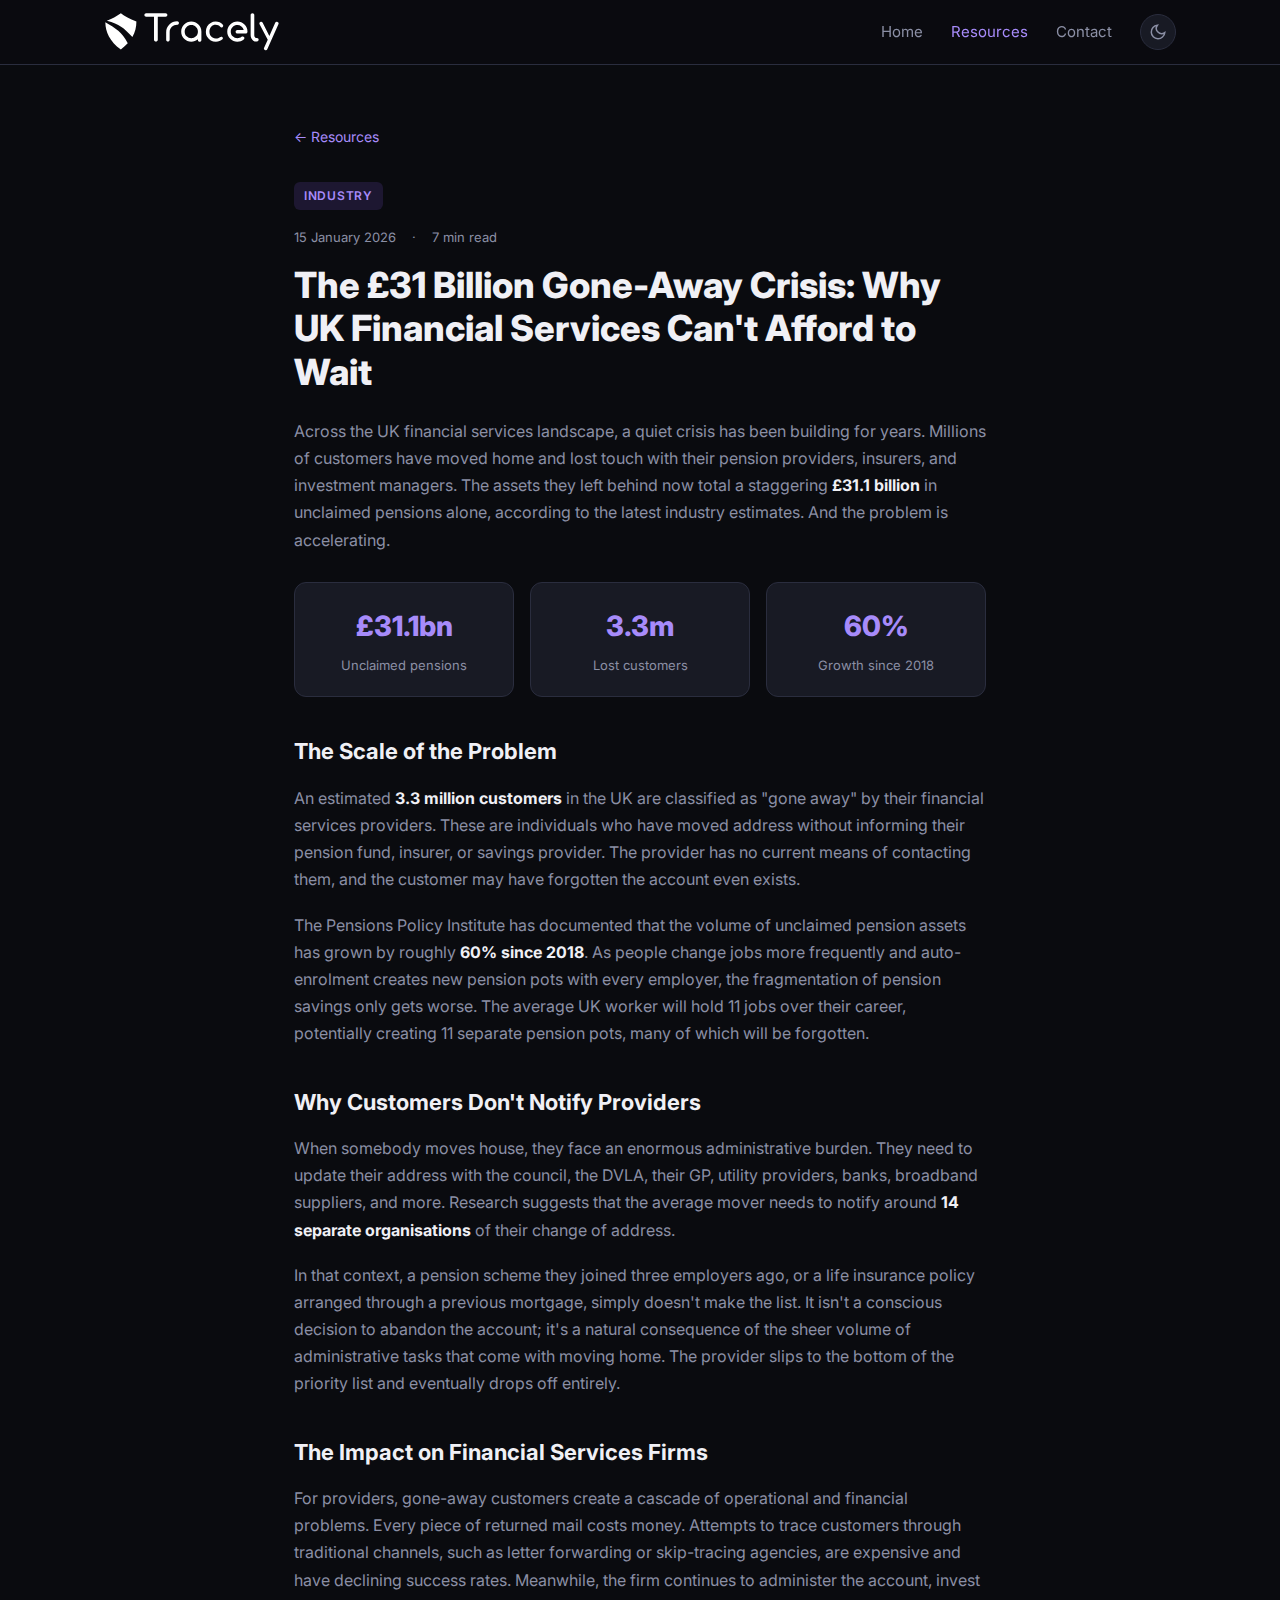
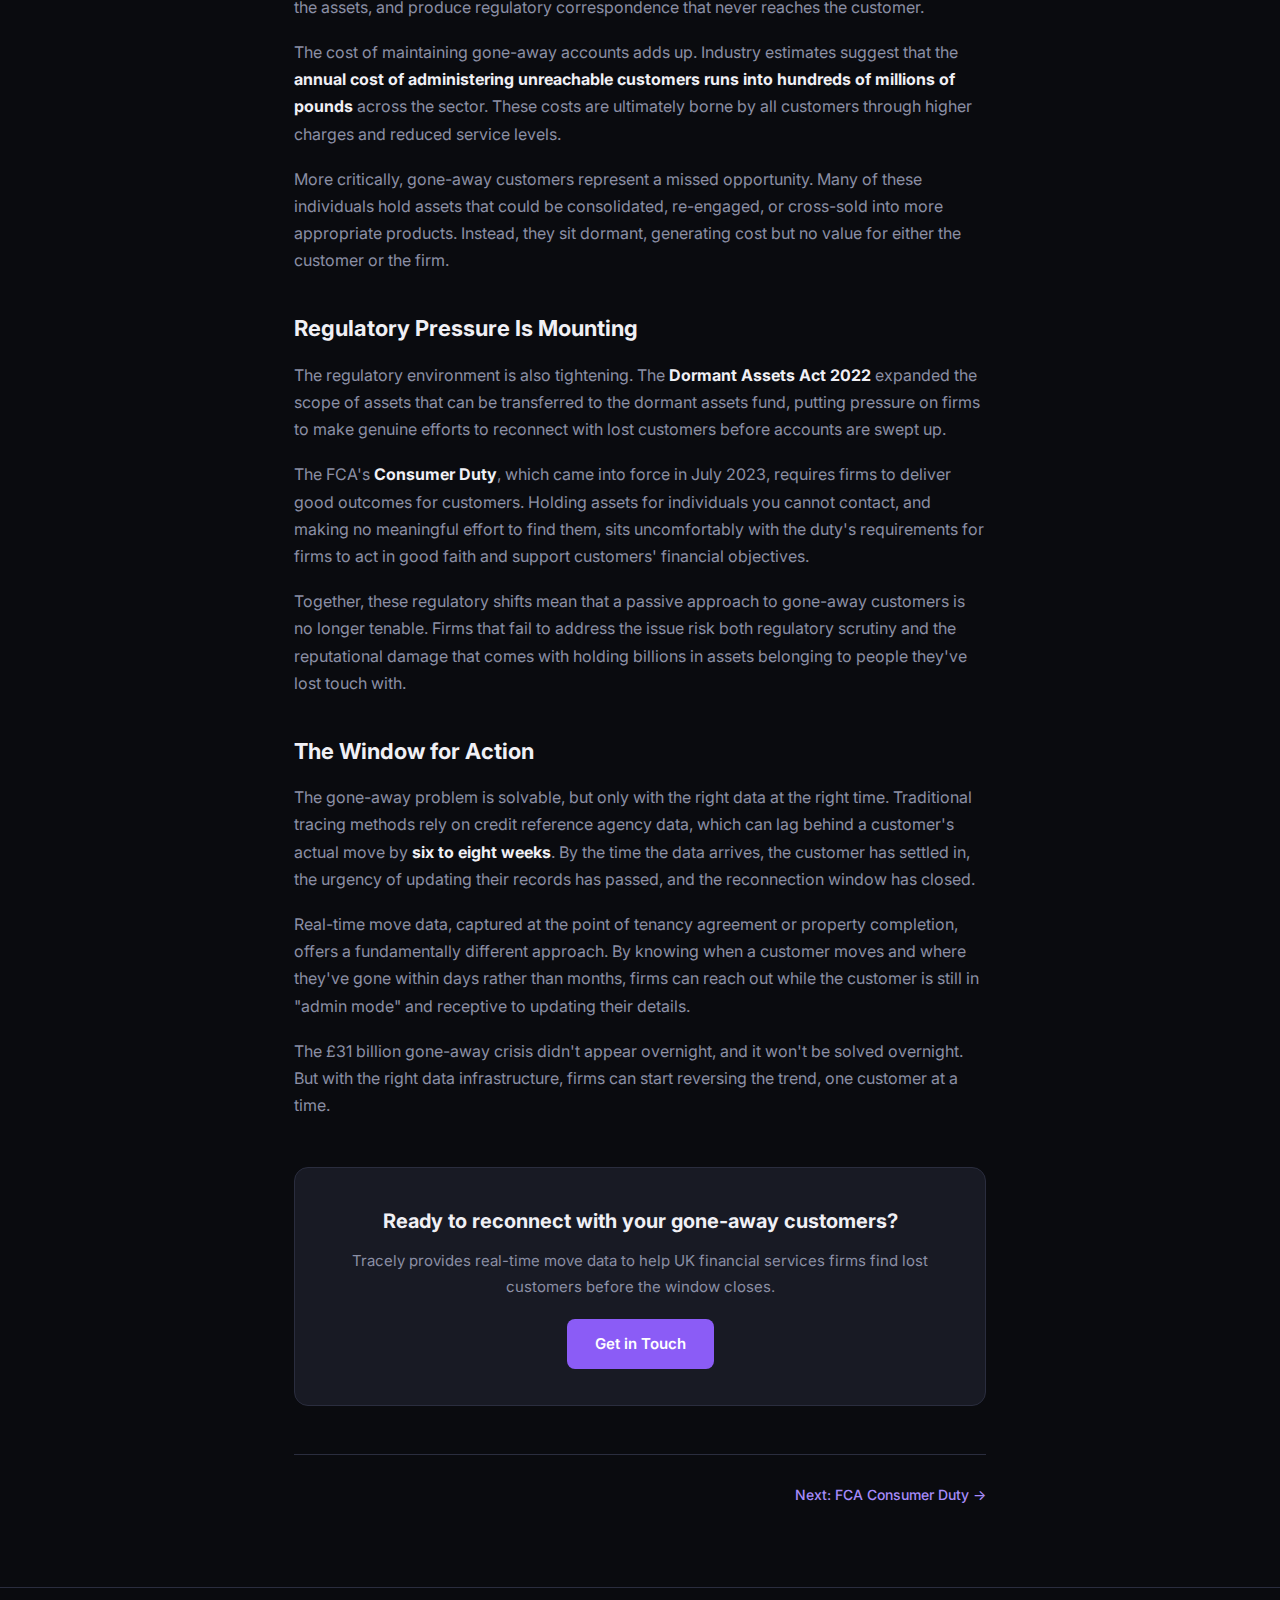
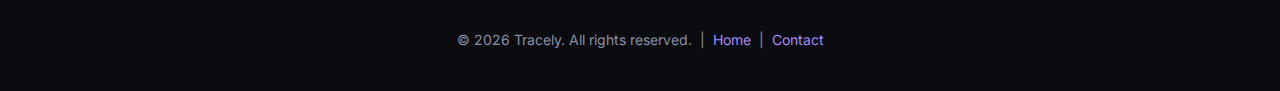
<file: blog/gone-away-crisis.html>
<!DOCTYPE html>
<html lang="en">
<head>
<meta charset="UTF-8">
<meta name="viewport" content="width=device-width, initial-scale=1.0">
<title>The £31 Billion Gone-Away Crisis | Tracely</title>
<meta name="description" content="£31.1 billion in unclaimed pensions and 3.3 million lost customers - the gone-away crisis is growing. Learn why UK financial services firms can't afford to wait.">
<meta property="og:title" content="The £31 Billion Gone-Away Crisis: Why UK Financial Services Can't Afford to Wait">
<meta property="og:description" content="£31.1 billion in unclaimed pensions and 3.3 million lost customers - the gone-away crisis is growing.">
<meta property="og:type" content="article">
<link rel="icon" type="image/png" href="../tracely-favicon.png">
<link rel="preconnect" href="https://fonts.googleapis.com">
<link rel="preconnect" href="https://fonts.gstatic.com" crossorigin>
<link href="https://fonts.googleapis.com/css2?family=Inter:wght@400;500;600;700;800&display=swap" rel="stylesheet">
<script async src="https://www.googletagmanager.com/gtag/js?id=G-EY18FSPGCF"></script>
<script>window.dataLayer=window.dataLayer||[];function gtag(){dataLayer.push(arguments);}gtag('js',new Date());gtag('config','G-EY18FSPGCF');</script>
<style>
:root{--bg-primary:#0a0b0f;--bg-secondary:#12131a;--bg-card:#181a24;--border:#2a2d3e;--text-primary:#f0f0f5;--text-secondary:#8b8fa5;--text-muted:#8b8fa5;--accent:#8b5cf6;--accent-light:#a78bfa;--accent-glow:rgba(139,92,246,.15);--green:#4ade80;--font:'Inter',-apple-system,BlinkMacSystemFont,sans-serif}
/* Light Mode */
html[data-theme="light"]{--bg-primary:#ffffff;--bg-secondary:#f8f9fc;--bg-card:#ffffff;--border:#e2e5ef;--text-primary:#1a1d2e;--text-secondary:#555d73;--text-muted:#7a8294;--accent-glow:rgba(139,92,246,.08)}
html[data-theme="light"] nav{background:rgba(255,255,255,.9)}
.theme-toggle{background:var(--bg-card);border:1px solid var(--border);border-radius:50%;width:36px;height:36px;cursor:pointer;display:flex;align-items:center;justify-content:center;color:var(--text-secondary);transition:all .2s}.theme-toggle:hover{border-color:var(--accent);color:var(--accent)}.theme-toggle .icon-sun{display:none}.theme-toggle .icon-moon{display:block}html[data-theme="light"] .theme-toggle .icon-sun{display:block}html[data-theme="light"] .theme-toggle .icon-moon{display:none}body,nav{transition:background-color .3s,border-color .3s}
*,*::before,*::after{margin:0;padding:0;box-sizing:border-box}
body{font-family:var(--font);background:var(--bg-primary);color:var(--text-primary);line-height:1.7;-webkit-font-smoothing:antialiased}
a{color:inherit;text-decoration:none}
.skip-link{position:absolute;top:-100%;left:16px;background:var(--accent);color:#fff;padding:8px 16px;border-radius:4px;z-index:1000;font-size:14px}.skip-link:focus{top:16px}
nav{position:sticky;top:0;z-index:100;background:rgba(10,11,15,.85);backdrop-filter:blur(12px);border-bottom:1px solid var(--border)}
.nav-inner{max-width:1120px;margin:0 auto;padding:0 24px;height:64px;display:flex;align-items:center;justify-content:space-between}
.nav-logo{display:flex;align-items:center;text-decoration:none}
.nav-logo img{height:40px;width:auto}
.nav-logo .logo-dark{display:block}
.nav-logo .logo-light{display:none}
html[data-theme="light"] .nav-logo .logo-dark{display:none}
html[data-theme="light"] .nav-logo .logo-light{display:block}
.nav-links{display:flex;align-items:center;gap:28px;font-size:15px}
.nav-links a{color:var(--text-secondary);transition:color .2s}.nav-links a:hover,.nav-links a.active{color:var(--text-primary)}.nav-links a.active{color:var(--accent-light)}
.article-wrap{max-width:740px;margin:0 auto;padding:60px 24px 80px}
.breadcrumb{font-size:14px;color:var(--text-muted);margin-bottom:32px}.breadcrumb a{color:var(--accent-light)}
.article-meta{display:flex;gap:16px;font-size:13px;color:var(--text-muted);margin-bottom:16px}
.tag{font-size:12px;font-weight:600;text-transform:uppercase;letter-spacing:.06em;color:var(--accent-light);background:var(--accent-glow);padding:4px 10px;border-radius:6px;display:inline-block;margin-bottom:16px}
h1{font-size:36px;font-weight:800;line-height:1.2;margin-bottom:24px}
.article-body h2{font-size:22px;font-weight:700;margin:36px 0 14px;color:var(--text-primary)}
.article-body p{color:var(--text-secondary);margin-bottom:18px;font-size:16px}
.article-body strong{color:var(--text-primary)}
.stat-row{display:grid;grid-template-columns:repeat(auto-fit,minmax(180px,1fr));gap:16px;margin:28px 0}
.stat{background:var(--bg-card);border:1px solid var(--border);border-radius:12px;padding:20px;text-align:center}
.stat .num{font-size:28px;font-weight:800;color:var(--accent-light);display:block}
.stat .label{font-size:13px;color:var(--text-muted);margin-top:4px;display:block}
.cta-box{background:var(--bg-card);border:1px solid var(--border);border-radius:14px;padding:36px;text-align:center;margin:48px 0 0}
.cta-box h3{font-size:20px;font-weight:700;margin-bottom:10px}
.cta-box p{color:var(--text-secondary);margin-bottom:20px;font-size:15px}
.btn{display:inline-block;background:var(--accent);color:#fff;padding:12px 28px;border-radius:8px;font-weight:600;font-size:15px;transition:background .2s}.btn:hover{background:var(--accent-light)}
.prev-next{display:flex;justify-content:space-between;margin-top:48px;padding-top:28px;border-top:1px solid var(--border);font-size:14px}
.prev-next a{color:var(--accent-light);font-weight:500}
footer{border-top:1px solid var(--border);padding:40px 24px;text-align:center;color:var(--text-muted);font-size:14px}
footer a{color:var(--accent-light)}
@media(max-width:600px){h1{font-size:26px}.stat-row{grid-template-columns:1fr}}
</style>
</head>
<body>
<a class="skip-link" href="#main">Skip to content</a>
<nav aria-label="Main navigation">
  <div class="nav-inner">
    <a href="../index.html" class="nav-logo" aria-label="Tracely home">
      <img src="../tracely-white-logo.svg" alt="Tracely" class="logo-dark">
      <img src="../tracely-black-logo.svg" alt="Tracely" class="logo-light">
    </a>
    <div class="nav-links">
      <a href="../index.html">Home</a>
      <a href="../blog.html" class="active">Resources</a>
      <a href="../contact.html">Contact</a>
      <button class="theme-toggle" aria-label="Toggle theme" onclick="toggleTheme()">
        <svg class="icon-sun" width="18" height="18" viewBox="0 0 24 24" fill="none" stroke="currentColor" stroke-width="2"><circle cx="12" cy="12" r="5"/><path d="M12 1v2M12 21v2M4.22 4.22l1.42 1.42M18.36 18.36l1.42 1.42M1 12h2M21 12h2M4.22 19.78l1.42-1.42M18.36 5.64l1.42-1.42"/></svg>
        <svg class="icon-moon" width="18" height="18" viewBox="0 0 24 24" fill="none" stroke="currentColor" stroke-width="2"><path d="M21 12.79A9 9 0 1 1 11.21 3 7 7 0 0 0 21 12.79z"/></svg>
      </button>
    </div>
  </div>
</nav>

<main id="main">
  <article class="article-wrap">
    <div class="breadcrumb"><a href="../blog.html">&larr; Resources</a></div>
    <span class="tag">Industry</span>
    <div class="article-meta">
      <span>15 January 2026</span>
      <span>&middot;</span>
      <span>7 min read</span>
    </div>
    <h1>The &pound;31 Billion Gone-Away Crisis: Why UK Financial Services Can't Afford to Wait</h1>

    <div class="article-body">
      <p>Across the UK financial services landscape, a quiet crisis has been building for years. Millions of customers have moved home and lost touch with their pension providers, insurers, and investment managers. The assets they left behind now total a staggering <strong>&pound;31.1 billion</strong> in unclaimed pensions alone, according to the latest industry estimates. And the problem is accelerating.</p>

      <div class="stat-row">
        <div class="stat"><span class="num">&pound;31.1bn</span><span class="label">Unclaimed pensions</span></div>
        <div class="stat"><span class="num">3.3m</span><span class="label">Lost customers</span></div>
        <div class="stat"><span class="num">60%</span><span class="label">Growth since 2018</span></div>
      </div>

      <h2>The Scale of the Problem</h2>
      <p>An estimated <strong>3.3 million customers</strong> in the UK are classified as "gone away" by their financial services providers. These are individuals who have moved address without informing their pension fund, insurer, or savings provider. The provider has no current means of contacting them, and the customer may have forgotten the account even exists.</p>
      <p>The Pensions Policy Institute has documented that the volume of unclaimed pension assets has grown by roughly <strong>60% since 2018</strong>. As people change jobs more frequently and auto-enrolment creates new pension pots with every employer, the fragmentation of pension savings only gets worse. The average UK worker will hold 11 jobs over their career, potentially creating 11 separate pension pots, many of which will be forgotten.</p>

      <h2>Why Customers Don't Notify Providers</h2>
      <p>When somebody moves house, they face an enormous administrative burden. They need to update their address with the council, the DVLA, their GP, utility providers, banks, broadband suppliers, and more. Research suggests that the average mover needs to notify around <strong>14 separate organisations</strong> of their change of address.</p>
      <p>In that context, a pension scheme they joined three employers ago, or a life insurance policy arranged through a previous mortgage, simply doesn't make the list. It isn't a conscious decision to abandon the account; it's a natural consequence of the sheer volume of administrative tasks that come with moving home. The provider slips to the bottom of the priority list and eventually drops off entirely.</p>

      <h2>The Impact on Financial Services Firms</h2>
      <p>For providers, gone-away customers create a cascade of operational and financial problems. Every piece of returned mail costs money. Attempts to trace customers through traditional channels, such as letter forwarding or skip-tracing agencies, are expensive and have declining success rates. Meanwhile, the firm continues to administer the account, invest the assets, and produce regulatory correspondence that never reaches the customer.</p>
      <p>The cost of maintaining gone-away accounts adds up. Industry estimates suggest that the <strong>annual cost of administering unreachable customers runs into hundreds of millions of pounds</strong> across the sector. These costs are ultimately borne by all customers through higher charges and reduced service levels.</p>
      <p>More critically, gone-away customers represent a missed opportunity. Many of these individuals hold assets that could be consolidated, re-engaged, or cross-sold into more appropriate products. Instead, they sit dormant, generating cost but no value for either the customer or the firm.</p>

      <h2>Regulatory Pressure Is Mounting</h2>
      <p>The regulatory environment is also tightening. The <strong>Dormant Assets Act 2022</strong> expanded the scope of assets that can be transferred to the dormant assets fund, putting pressure on firms to make genuine efforts to reconnect with lost customers before accounts are swept up.</p>
      <p>The FCA's <strong>Consumer Duty</strong>, which came into force in July 2023, requires firms to deliver good outcomes for customers. Holding assets for individuals you cannot contact, and making no meaningful effort to find them, sits uncomfortably with the duty's requirements for firms to act in good faith and support customers' financial objectives.</p>
      <p>Together, these regulatory shifts mean that a passive approach to gone-away customers is no longer tenable. Firms that fail to address the issue risk both regulatory scrutiny and the reputational damage that comes with holding billions in assets belonging to people they've lost touch with.</p>

      <h2>The Window for Action</h2>
      <p>The gone-away problem is solvable, but only with the right data at the right time. Traditional tracing methods rely on credit reference agency data, which can lag behind a customer's actual move by <strong>six to eight weeks</strong>. By the time the data arrives, the customer has settled in, the urgency of updating their records has passed, and the reconnection window has closed.</p>
      <p>Real-time move data, captured at the point of tenancy agreement or property completion, offers a fundamentally different approach. By knowing when a customer moves and where they've gone within days rather than months, firms can reach out while the customer is still in "admin mode" and receptive to updating their details.</p>
      <p>The &pound;31 billion gone-away crisis didn't appear overnight, and it won't be solved overnight. But with the right data infrastructure, firms can start reversing the trend, one customer at a time.</p>
    </div>

    <div class="cta-box">
      <h3>Ready to reconnect with your gone-away customers?</h3>
      <p>Tracely provides real-time move data to help UK financial services firms find lost customers before the window closes.</p>
      <a href="../contact.html" class="btn">Get in Touch</a>
    </div>

    <div class="prev-next">
      <span></span>
      <a href="fca-consumer-duty.html">Next: FCA Consumer Duty &rarr;</a>
    </div>
  </article>
</main>

<footer>
  <p>&copy; 2026 Tracely. All rights reserved. &nbsp;|&nbsp; <a href="../index.html">Home</a> &nbsp;|&nbsp; <a href="../contact.html">Contact</a></p>
</footer>
<script>
function toggleTheme(){const h=document.documentElement,c=h.getAttribute('data-theme'),n=c==='light'?'dark':'light';h.setAttribute('data-theme',n);localStorage.setItem('theme',n)}
(function(){const s=localStorage.getItem('theme');if(s==='light')document.documentElement.setAttribute('data-theme','light')})();
</script>
</body>
</html>
</file>
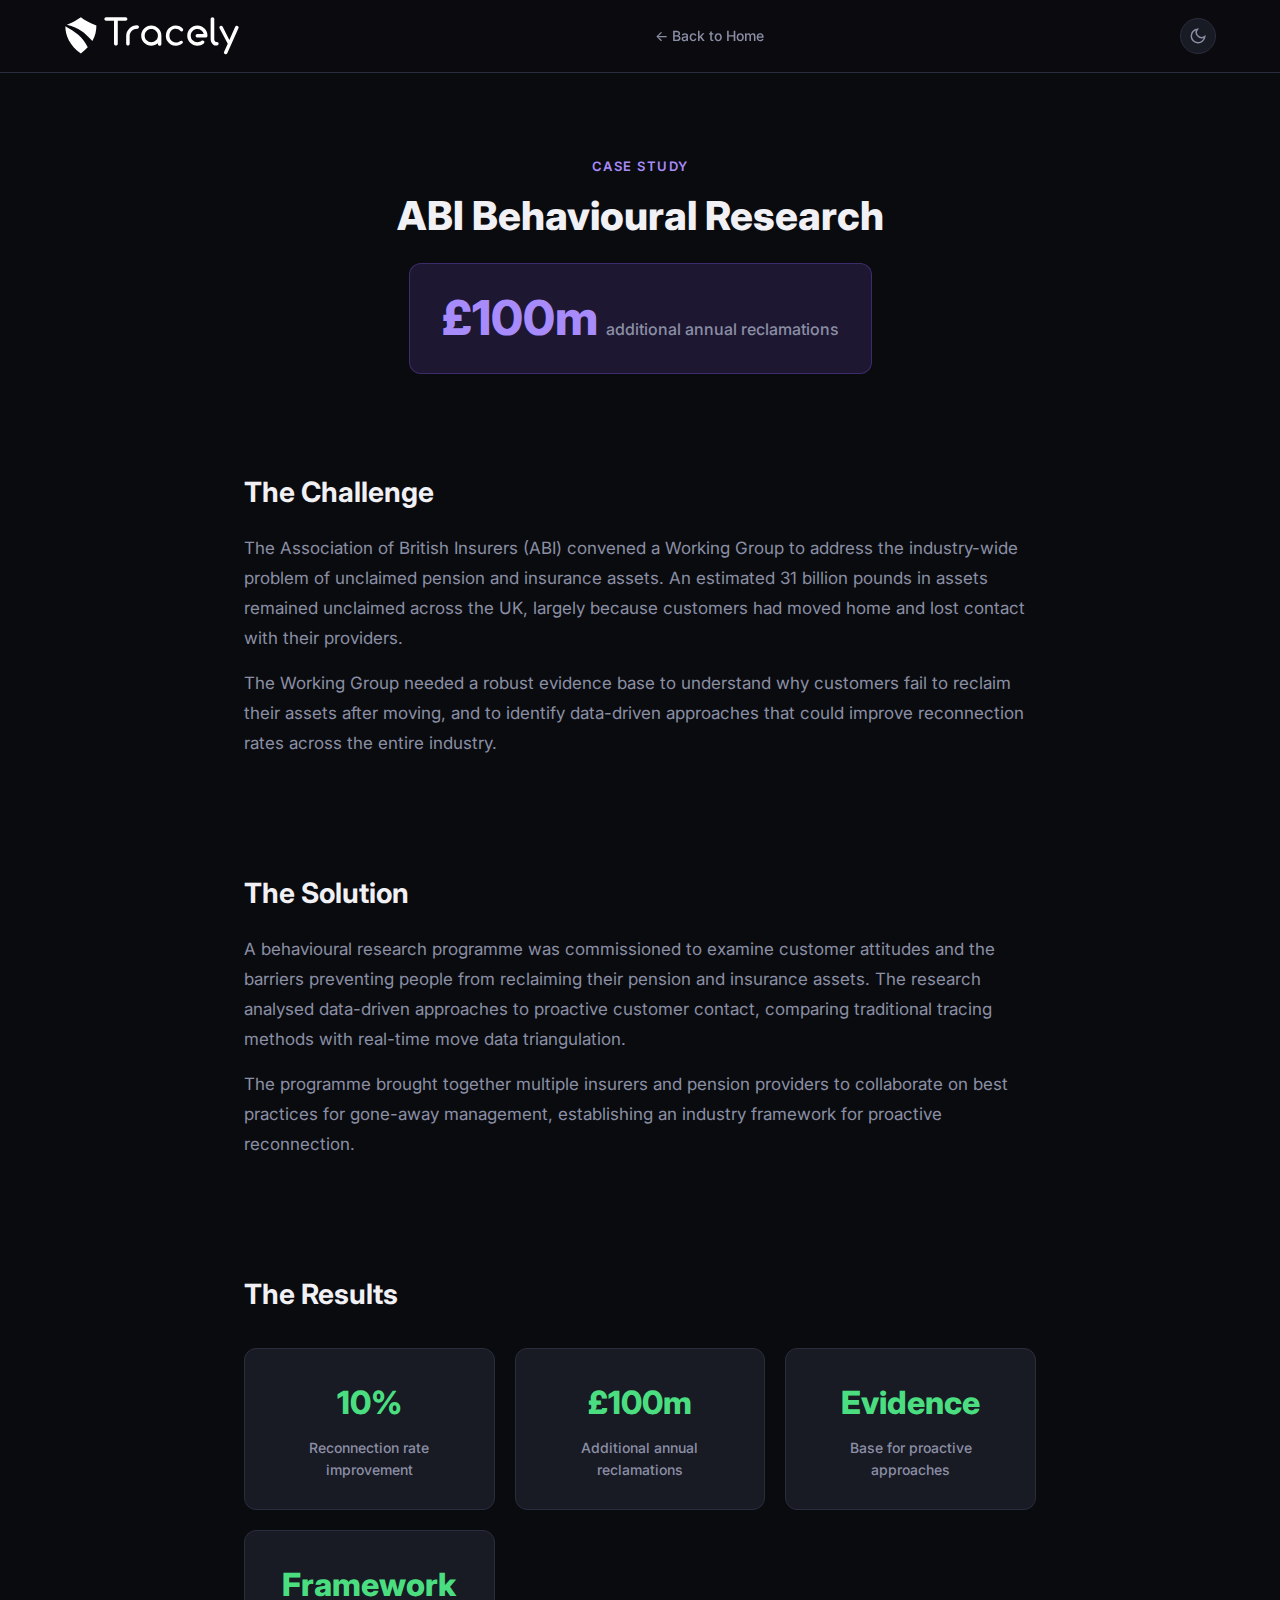
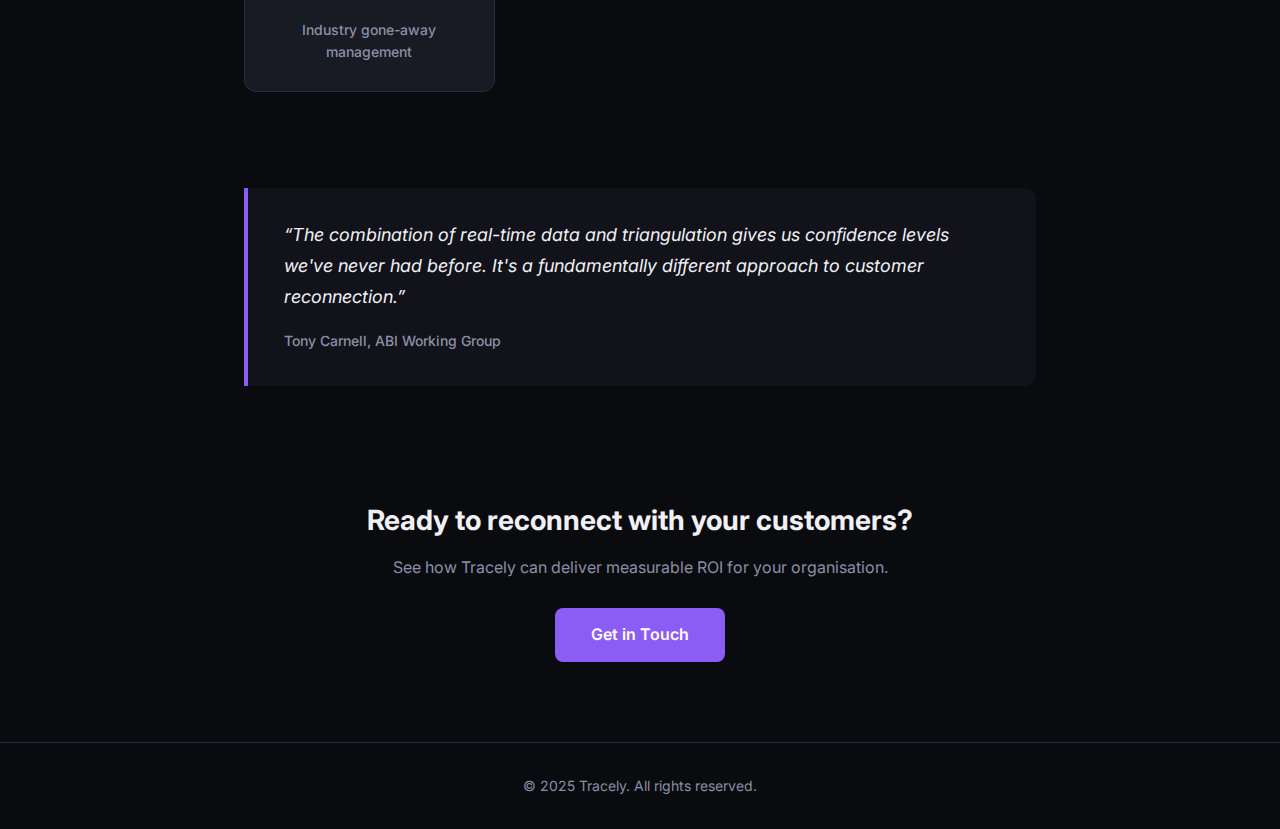
<file: case-studies/abi-research.html>
<!DOCTYPE html>
<html lang="en">
<head>
    <meta charset="UTF-8">
    <meta name="viewport" content="width=device-width, initial-scale=1.0">
    <title>ABI Behavioural Research Case Study | Tracely</title>
    <meta name="description" content="How ABI Working Group research projected £100m in additional annual reclamations through proactive data-driven customer reconnection.">
    <meta property="og:title" content="ABI Behavioural Research Case Study | Tracely">
    <meta property="og:description" content="How ABI Working Group research projected £100m in additional annual reclamations through proactive data-driven customer reconnection.">
    <meta property="og:type" content="article">
    <meta property="og:url" content="https://tracely.co.uk/case-studies/abi-research.html">
    <link rel="icon" type="image/png" href="../tracely-favicon.png">
    <link rel="canonical" href="https://tracely.co.uk/case-studies/abi-research.html">

    <!-- JSON-LD Structured Data for GEO -->
    <script type="application/ld+json">
    {
      "@context": "https://schema.org",
      "@graph": [
        {
          "@type": "Article",
          "@id": "https://tracely.co.uk/case-studies/abi-research.html#article",
          "headline": "ABI Behavioural Research Case Study: £100m Additional Annual Reclamations",
          "description": "How ABI Working Group research projected £100m in additional annual reclamations through proactive data-driven customer reconnection.",
          "image": "https://tracely.co.uk/tracely-favicon.png",
          "datePublished": "2026-01-15",
          "dateModified": "2026-01-15",
          "author": {
            "@type": "Organization",
            "name": "Tracely",
            "url": "https://tracely.co.uk"
          },
          "publisher": {
            "@id": "https://tracely.co.uk/#organization"
          },
          "mainEntityOfPage": {
            "@type": "WebPage",
            "@id": "https://tracely.co.uk/case-studies/abi-research.html"
          },
          "keywords": ["ABI", "Association of British Insurers", "behavioural research", "customer reconnection", "unclaimed pensions", "industry research"],
          "articleSection": "Case Study",
          "about": [
            {
              "@type": "Organization",
              "name": "Association of British Insurers",
              "alternateName": "ABI",
              "description": "Trade body representing UK insurers"
            },
            {
              "@type": "Thing",
              "name": "Gone-away customer research",
              "description": "Behavioural research into customer attitudes and barriers to reclaiming pension and insurance assets"
            }
          ],
          "mentions": [
            {
              "@type": "QuantitativeValue",
              "name": "Reconnection Rate Improvement",
              "value": "10%"
            },
            {
              "@type": "MonetaryAmount",
              "name": "Additional Annual Reclamations",
              "value": 100000000,
              "currency": "GBP"
            }
          ]
        },
        {
          "@type": "BreadcrumbList",
          "itemListElement": [
            {
              "@type": "ListItem",
              "position": 1,
              "name": "Home",
              "item": "https://tracely.co.uk/"
            },
            {
              "@type": "ListItem",
              "position": 2,
              "name": "Case Studies",
              "item": "https://tracely.co.uk/#case-studies"
            },
            {
              "@type": "ListItem",
              "position": 3,
              "name": "ABI Behavioural Research",
              "item": "https://tracely.co.uk/case-studies/abi-research.html"
            }
          ]
        }
      ]
    }
    </script>

    <link rel="preconnect" href="https://fonts.googleapis.com">
    <link rel="preconnect" href="https://fonts.gstatic.com" crossorigin>
    <link href="https://fonts.googleapis.com/css2?family=Inter:wght@400;500;600;700;800&display=swap" rel="stylesheet">
    <script async src="https://www.googletagmanager.com/gtag/js?id=G-EY18FSPGCF"></script>
    <script>window.dataLayer=window.dataLayer||[];function gtag(){dataLayer.push(arguments);}gtag('js',new Date());gtag('config','G-EY18FSPGCF');</script>
    <style>
        :root {
            --bg-primary: #0a0b0f;
            --bg-secondary: #12131a;
            --bg-card: #181a24;
            --border: #2a2d3e;
            --text-primary: #f0f0f5;
            --text-secondary: #8b8fa5;
            --text-muted: #8b8fa5;
            --accent: #8b5cf6;
            --accent-light: #a78bfa;
            --accent-glow: rgba(139, 92, 246, 0.15);
            --green: #4ade80;
            --green-dim: rgba(74, 222, 128, 0.15);
            --font: 'Inter', -apple-system, BlinkMacSystemFont, sans-serif;
        }

        /* Light Mode */
        html[data-theme="light"]{--bg-primary:#ffffff;--bg-secondary:#f8f9fc;--bg-card:#ffffff;--border:#e2e5ef;--text-primary:#1a1d2e;--text-secondary:#555d73;--text-muted:#7a8294;--accent-glow:rgba(139,92,246,.08)}
        html[data-theme="light"] nav{background:rgba(255,255,255,.9)}

        *, *::before, *::after { margin: 0; padding: 0; box-sizing: border-box; }

        body {
            font-family: var(--font);
            background: var(--bg-primary);
            color: var(--text-primary);
            line-height: 1.6;
            -webkit-font-smoothing: antialiased;
        }

        .skip-link {
            position: absolute;
            top: -100%;
            left: 16px;
            background: var(--accent);
            color: #fff;
            padding: 8px 16px;
            border-radius: 4px;
            z-index: 1000;
            font-size: 14px;
            text-decoration: none;
        }
        .skip-link:focus { top: 16px; }

        nav {
            position: sticky;
            top: 0;
            z-index: 100;
            background: rgba(10, 11, 15, 0.85);
            backdrop-filter: blur(16px);
            border-bottom: 1px solid var(--border);
        }
        .nav-inner {
            max-width: 1200px;
            margin: 0 auto;
            padding: 16px 24px;
            display: flex;
            align-items: center;
            justify-content: space-between;
        }
        .nav-logo {
            display: flex;
            align-items: center;
            text-decoration: none;
        }
        .nav-logo img {
            height: 40px;
            width: auto;
        }
        .nav-logo .logo-dark { display: block; }
        .nav-logo .logo-light { display: none; }
        html[data-theme="light"] .nav-logo .logo-dark { display: none; }
        html[data-theme="light"] .nav-logo .logo-light { display: block; }
        .nav-back {
            color: var(--text-secondary);
            text-decoration: none;
            font-size: 14px;
            font-weight: 500;
            transition: color 0.2s;
        }
        .nav-back:hover { color: var(--accent-light); }

        .container { max-width: 840px; margin: 0 auto; padding: 0 24px; }

        .hero {
            padding: 80px 0 48px;
            text-align: center;
        }
        .hero-label {
            display: inline-block;
            font-size: 13px;
            font-weight: 600;
            text-transform: uppercase;
            letter-spacing: 1.5px;
            color: var(--accent-light);
            margin-bottom: 16px;
        }
        .hero h1 {
            font-size: 40px;
            font-weight: 800;
            line-height: 1.15;
            margin-bottom: 24px;
        }
        .hero-stat {
            display: inline-flex;
            align-items: baseline;
            gap: 8px;
            background: var(--accent-glow);
            border: 1px solid rgba(139, 92, 246, 0.3);
            border-radius: 12px;
            padding: 16px 32px;
        }
        .hero-stat-number {
            font-size: 48px;
            font-weight: 800;
            color: var(--accent-light);
        }
        .hero-stat-label {
            font-size: 16px;
            color: var(--text-secondary);
            font-weight: 500;
        }

        .section { padding: 48px 0; }
        .section h2 {
            font-size: 28px;
            font-weight: 700;
            margin-bottom: 20px;
        }
        .section p {
            color: var(--text-secondary);
            font-size: 17px;
            line-height: 1.75;
            margin-bottom: 16px;
        }

        .results-grid {
            display: grid;
            grid-template-columns: repeat(auto-fit, minmax(200px, 1fr));
            gap: 20px;
            margin-top: 32px;
        }
        .stat-card {
            background: var(--bg-card);
            border: 1px solid var(--border);
            border-radius: 12px;
            padding: 28px 24px;
            text-align: center;
        }
        .stat-card .number {
            font-size: 32px;
            font-weight: 800;
            color: var(--green);
            margin-bottom: 8px;
        }
        .stat-card .label {
            font-size: 14px;
            color: var(--text-secondary);
            font-weight: 500;
        }

        .quote-section {
            padding: 48px 0;
        }
        .quote-block {
            background: var(--bg-secondary);
            border-left: 4px solid var(--accent);
            border-radius: 0 12px 12px 0;
            padding: 32px 36px;
        }
        .quote-block p {
            font-size: 18px;
            font-style: italic;
            color: var(--text-primary);
            line-height: 1.7;
            margin-bottom: 16px;
        }
        .quote-block cite {
            font-size: 14px;
            color: var(--text-muted);
            font-style: normal;
            font-weight: 500;
        }

        .cta-section {
            text-align: center;
            padding: 64px 0 80px;
        }
        .cta-section h2 {
            font-size: 28px;
            font-weight: 700;
            margin-bottom: 12px;
        }
        .cta-section p {
            color: var(--text-secondary);
            font-size: 16px;
            margin-bottom: 28px;
        }
        .cta-btn {
            display: inline-block;
            background: var(--accent);
            color: #fff;
            padding: 14px 36px;
            border-radius: 8px;
            text-decoration: none;
            font-weight: 600;
            font-size: 16px;
            transition: background 0.2s, transform 0.2s;
        }
        .cta-btn:hover { background: var(--accent-light); transform: translateY(-1px); }

        footer {
            border-top: 1px solid var(--border);
            padding: 32px 0;
            text-align: center;
            font-size: 14px;
            color: var(--text-muted);
        }

        .theme-toggle{background:var(--bg-card);border:1px solid var(--border);border-radius:50%;width:36px;height:36px;cursor:pointer;display:flex;align-items:center;justify-content:center;color:var(--text-secondary);transition:all .2s}.theme-toggle:hover{border-color:var(--accent);color:var(--accent)}.theme-toggle .icon-sun{display:none}.theme-toggle .icon-moon{display:block}html[data-theme="light"] .theme-toggle .icon-sun{display:block}html[data-theme="light"] .theme-toggle .icon-moon{display:none}body,nav{transition:background-color .3s,border-color .3s}

        @media (max-width: 640px) {
            .hero h1 { font-size: 28px; }
            .hero-stat-number { font-size: 36px; }
            .results-grid { grid-template-columns: 1fr 1fr; }
            .quote-block { padding: 24px 20px; }
        }
    </style>
</head>
<body>
    <a href="#main" class="skip-link">Skip to content</a>

    <nav aria-label="Main navigation">
        <div class="nav-inner">
            <a href="../index.html" class="nav-logo" aria-label="Tracely home">
                <img src="../tracely-white-logo.svg" alt="Tracely" class="logo-dark">
                <img src="../tracely-black-logo.svg" alt="Tracely" class="logo-light">
            </a>
            <a href="../index.html" class="nav-back">&larr; Back to Home</a>
            <button class="theme-toggle" aria-label="Toggle theme" onclick="toggleTheme()">
                <svg class="icon-sun" width="18" height="18" viewBox="0 0 24 24" fill="none" stroke="currentColor" stroke-width="2"><circle cx="12" cy="12" r="5"/><path d="M12 1v2M12 21v2M4.22 4.22l1.42 1.42M18.36 18.36l1.42 1.42M1 12h2M21 12h2M4.22 19.78l1.42-1.42M18.36 5.64l1.42-1.42"/></svg>
                <svg class="icon-moon" width="18" height="18" viewBox="0 0 24 24" fill="none" stroke="currentColor" stroke-width="2"><path d="M21 12.79A9 9 0 1 1 11.21 3 7 7 0 0 0 21 12.79z"/></svg>
            </button>
        </div>
    </nav>

    <main id="main">
        <div class="container">
            <section class="hero">
                <span class="hero-label">Case Study</span>
                <h1>ABI Behavioural Research</h1>
                <div class="hero-stat">
                    <span class="hero-stat-number">&pound;100m</span>
                    <span class="hero-stat-label">additional annual reclamations</span>
                </div>
            </section>

            <section class="section">
                <h2>The Challenge</h2>
                <p>The Association of British Insurers (ABI) convened a Working Group to address the industry-wide problem of unclaimed pension and insurance assets. An estimated 31 billion pounds in assets remained unclaimed across the UK, largely because customers had moved home and lost contact with their providers.</p>
                <p>The Working Group needed a robust evidence base to understand why customers fail to reclaim their assets after moving, and to identify data-driven approaches that could improve reconnection rates across the entire industry.</p>
            </section>

            <section class="section">
                <h2>The Solution</h2>
                <p>A behavioural research programme was commissioned to examine customer attitudes and the barriers preventing people from reclaiming their pension and insurance assets. The research analysed data-driven approaches to proactive customer contact, comparing traditional tracing methods with real-time move data triangulation.</p>
                <p>The programme brought together multiple insurers and pension providers to collaborate on best practices for gone-away management, establishing an industry framework for proactive reconnection.</p>
            </section>

            <section class="section">
                <h2>The Results</h2>
                <div class="results-grid">
                    <div class="stat-card">
                        <div class="number">10%</div>
                        <div class="label">Reconnection rate improvement</div>
                    </div>
                    <div class="stat-card">
                        <div class="number">&pound;100m</div>
                        <div class="label">Additional annual reclamations</div>
                    </div>
                    <div class="stat-card">
                        <div class="number">Evidence</div>
                        <div class="label">Base for proactive approaches</div>
                    </div>
                    <div class="stat-card">
                        <div class="number">Framework</div>
                        <div class="label">Industry gone-away management</div>
                    </div>
                </div>
            </section>

            <section class="quote-section">
                <blockquote class="quote-block">
                    <p>&ldquo;The combination of real-time data and triangulation gives us confidence levels we've never had before. It's a fundamentally different approach to customer reconnection.&rdquo;</p>
                    <cite>Tony Carnell, ABI Working Group</cite>
                </blockquote>
            </section>

            <section class="cta-section">
                <h2>Ready to reconnect with your customers?</h2>
                <p>See how Tracely can deliver measurable ROI for your organisation.</p>
                <a href="../contact.html" class="cta-btn">Get in Touch</a>
            </section>
        </div>
    </main>

    <footer>
        <div class="container">
            <p>&copy; 2025 Tracely. All rights reserved.</p>
        </div>
    </footer>

    <script>
    function toggleTheme(){const h=document.documentElement,c=h.getAttribute('data-theme'),n=c==='light'?'dark':'light';h.setAttribute('data-theme',n);localStorage.setItem('theme',n)}
    (function(){const s=localStorage.getItem('theme');if(s==='light')document.documentElement.setAttribute('data-theme','light')})();
    </script>
</body>
</html>
</file>
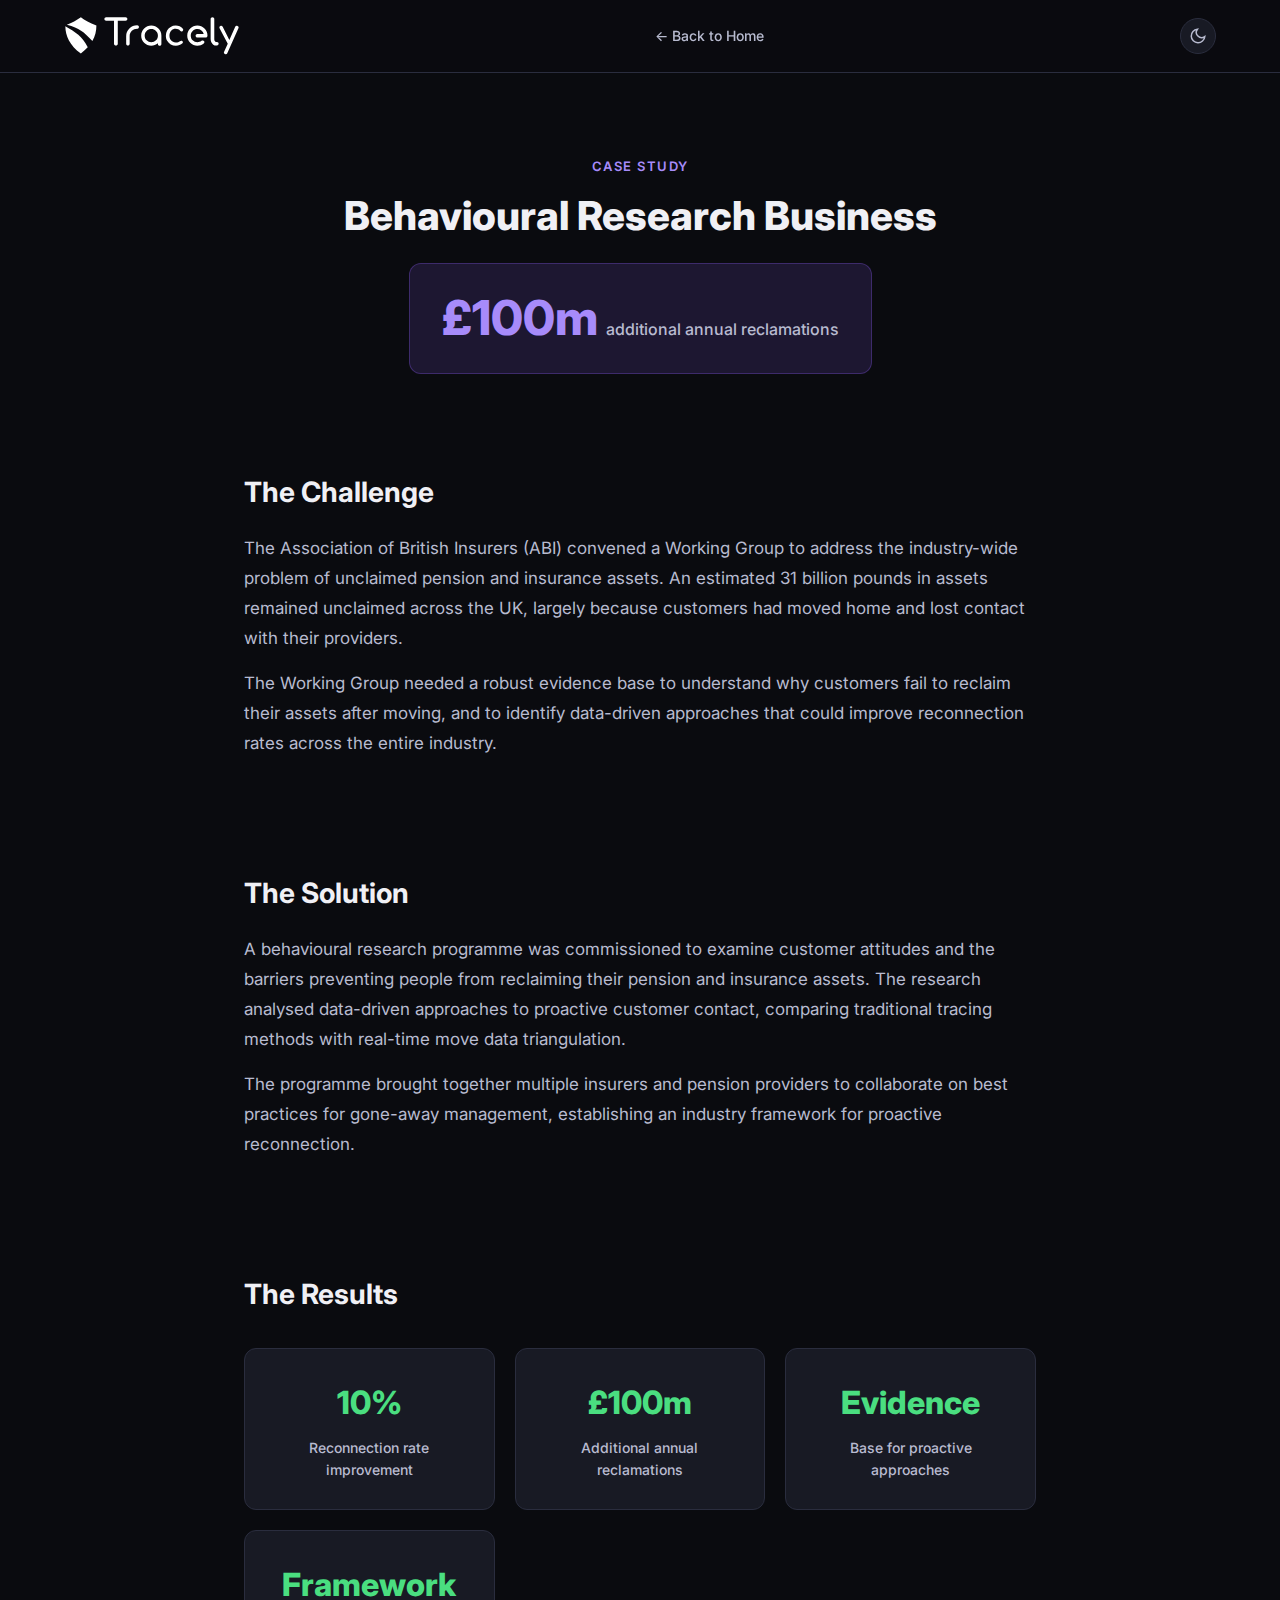
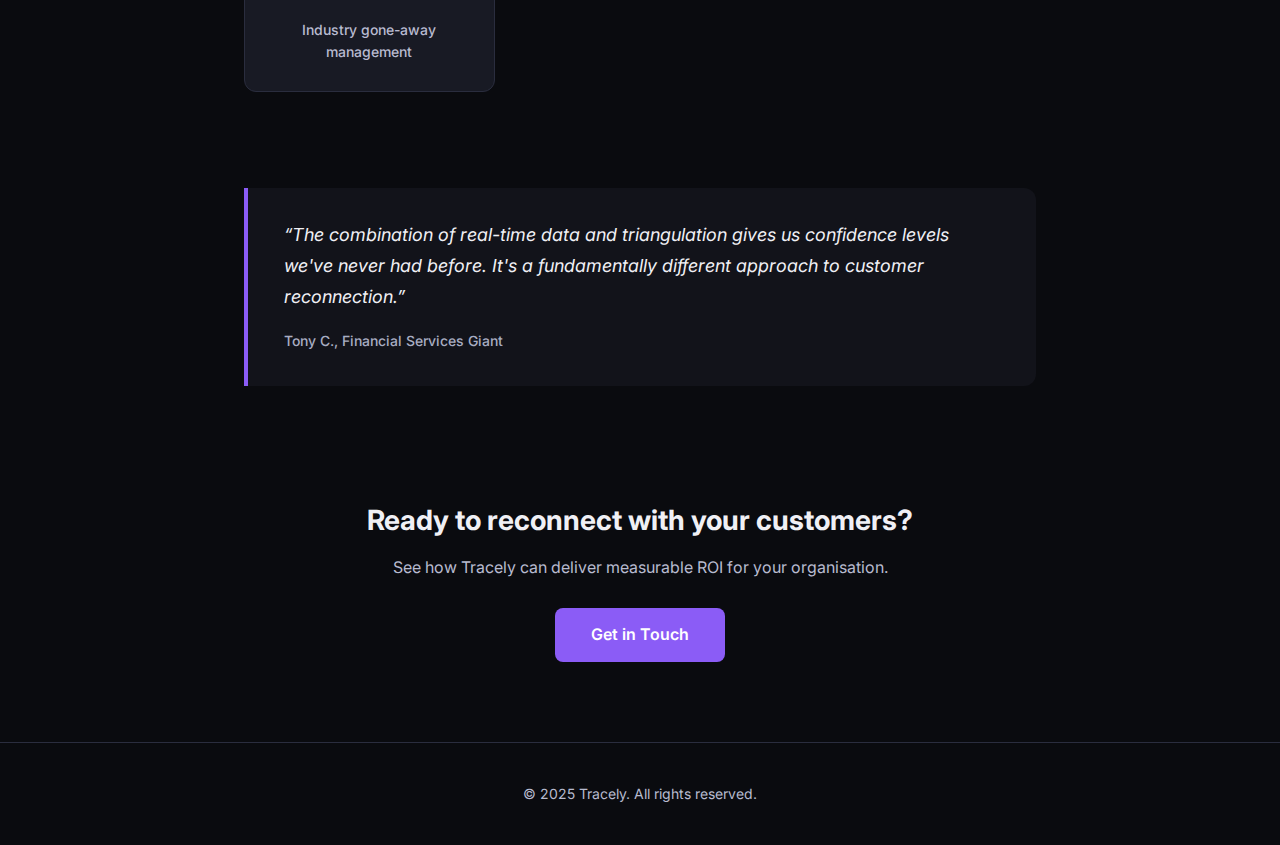
<file: case-studies/behavioural-research-business.html>
<!DOCTYPE html>
<html lang="en">
<head>
    <meta charset="UTF-8">
    <meta name="viewport" content="width=device-width, initial-scale=1.0">
    <title>Behavioural Research Business Case Study | Tracely</title>
    <meta name="description" content="How Financial Services Giant research projected £100m in additional annual reclamations through proactive data-driven customer reconnection.">
    <meta property="og:title" content="Behavioural Research Business Case Study | Tracely">
    <meta property="og:description" content="How Financial Services Giant research projected £100m in additional annual reclamations through proactive data-driven customer reconnection.">
    <meta property="og:type" content="article">
    <meta property="og:url" content="https://tracely.co.uk/case-studies/behavioural-research-business.html">
    <meta property="og:image" content="https://tracely.co.uk/tracely-og.png">
    <link rel="icon" type="image/png" href="../tracely-favicon.png">
    <link rel="canonical" href="https://tracely.co.uk/case-studies/behavioural-research-business.html">

    <!-- JSON-LD Structured Data for GEO -->
    <script type="application/ld+json">
    {
      "@context": "https://schema.org",
      "@graph": [
        {
          "@type": "Article",
          "@id": "https://tracely.co.uk/case-studies/behavioural-research-business.html#article",
          "headline": "Behavioural Research Business Case Study: £100m Additional Annual Reclamations",
          "description": "How Financial Services Giant research projected £100m in additional annual reclamations through proactive data-driven customer reconnection.",
          "image": "https://tracely.co.uk/tracely-favicon.png",
          "datePublished": "2026-01-15",
          "dateModified": "2026-01-15",
          "author": {
            "@type": "Organization",
            "name": "Tracely",
            "url": "https://tracely.co.uk"
          },
          "publisher": {
            "@id": "https://tracely.co.uk/#organization"
          },
          "mainEntityOfPage": {
            "@type": "WebPage",
            "@id": "https://tracely.co.uk/case-studies/behavioural-research-business.html"
          },
          "keywords": ["ABI", "Association of British Insurers", "behavioural research", "customer reconnection", "unclaimed pensions", "industry research"],
          "articleSection": "Case Study",
          "about": [
            {
              "@type": "Organization",
              "name": "Association of British Insurers",
              "alternateName": "ABI",
              "description": "Trade body representing UK insurers"
            },
            {
              "@type": "Thing",
              "name": "Gone-away customer research",
              "description": "Behavioural research into customer attitudes and barriers to reclaiming pension and insurance assets"
            }
          ],
          "mentions": [
            {
              "@type": "QuantitativeValue",
              "name": "Reconnection Rate Improvement",
              "value": "10%"
            },
            {
              "@type": "MonetaryAmount",
              "name": "Additional Annual Reclamations",
              "value": 100000000,
              "currency": "GBP"
            }
          ]
        },
        {
          "@type": "BreadcrumbList",
          "itemListElement": [
            {
              "@type": "ListItem",
              "position": 1,
              "name": "Home",
              "item": "https://tracely.co.uk/"
            },
            {
              "@type": "ListItem",
              "position": 2,
              "name": "Case Studies",
              "item": "https://tracely.co.uk/#case-studies"
            },
            {
              "@type": "ListItem",
              "position": 3,
              "name": "Behavioural Research Business",
              "item": "https://tracely.co.uk/case-studies/behavioural-research-business.html"
            }
          ]
        }
      ]
    }
    </script>

    <link rel="preconnect" href="https://fonts.googleapis.com">
    <link rel="preconnect" href="https://fonts.gstatic.com" crossorigin>
    <link href="https://fonts.googleapis.com/css2?family=Inter:wght@400;500;600;700;800&display=swap" rel="stylesheet">
    <link rel="stylesheet" href="../shared.css">
    <script src="../shared.js"></script>
    <script async src="https://www.googletagmanager.com/gtag/js?id=G-EY18FSPGCF"></script>
    <script>window.dataLayer=window.dataLayer||[];function gtag(){dataLayer.push(arguments);}gtag('js',new Date());gtag('config','G-EY18FSPGCF');</script>
    <style>
        html[data-theme="light"] nav { background: rgba(255, 255, 255, 0.9); }

        nav {
            position: sticky;
            top: 0;
            z-index: 100;
            background: rgba(10, 11, 15, 0.85);
            backdrop-filter: blur(16px);
            border-bottom: 1px solid var(--border);
        }
        .nav-inner {
            max-width: 1200px;
            margin: 0 auto;
            padding: 16px 24px;
        }

        .container { max-width: 840px; margin: 0 auto; padding: 0 24px; }

        .hero {
            padding: 80px 0 48px;
            text-align: center;
        }
        .hero-label {
            display: inline-block;
            font-size: 13px;
            font-weight: 600;
            text-transform: uppercase;
            letter-spacing: 1.5px;
            color: var(--accent-light);
            margin-bottom: 16px;
        }
        .hero h1 {
            font-size: 40px;
            font-weight: 800;
            line-height: 1.15;
            margin-bottom: 24px;
        }
        .hero-stat {
            display: inline-flex;
            align-items: baseline;
            gap: 8px;
            background: var(--accent-glow);
            border: 1px solid rgba(139, 92, 246, 0.3);
            border-radius: 12px;
            padding: 16px 32px;
        }
        .hero-stat-number {
            font-size: 48px;
            font-weight: 800;
            color: var(--accent-light);
        }
        .hero-stat-label {
            font-size: 16px;
            color: var(--text-secondary);
            font-weight: 500;
        }

        .section { padding: 48px 0; }
        .section h2 {
            font-size: 28px;
            font-weight: 700;
            margin-bottom: 20px;
        }
        .section p {
            color: var(--text-secondary);
            font-size: 17px;
            line-height: 1.75;
            margin-bottom: 16px;
        }

        .results-grid {
            display: grid;
            grid-template-columns: repeat(auto-fit, minmax(200px, 1fr));
            gap: 20px;
            margin-top: 32px;
        }
        .stat-card {
            background: var(--bg-card);
            border: 1px solid var(--border);
            border-radius: 12px;
            padding: 28px 24px;
            text-align: center;
        }
        .stat-card .number {
            font-size: 32px;
            font-weight: 800;
            color: var(--green);
            margin-bottom: 8px;
        }
        .stat-card .label {
            font-size: 14px;
            color: var(--text-secondary);
            font-weight: 500;
        }

        .quote-section {
            padding: 48px 0;
        }
        .quote-block {
            background: var(--bg-secondary);
            border-left: 4px solid var(--accent);
            border-radius: 0 12px 12px 0;
            padding: 32px 36px;
        }
        .quote-block p {
            font-size: 18px;
            font-style: italic;
            color: var(--text-primary);
            line-height: 1.7;
            margin-bottom: 16px;
        }
        .quote-block cite {
            font-size: 14px;
            color: var(--text-muted);
            font-style: normal;
            font-weight: 500;
        }

        .cta-section {
            text-align: center;
            padding: 64px 0 80px;
        }
        .cta-section h2 {
            font-size: 28px;
            font-weight: 700;
            margin-bottom: 12px;
        }
        .cta-section p {
            color: var(--text-secondary);
            font-size: 16px;
            margin-bottom: 28px;
        }
        .cta-btn {
            display: inline-block;
            background: var(--accent);
            color: #fff;
            padding: 14px 36px;
            border-radius: 8px;
            text-decoration: none;
            font-weight: 600;
            font-size: 16px;
            transition: background 0.2s, transform 0.2s;
        }
        .cta-btn:hover { background: var(--accent-light); transform: translateY(-1px); }

        @media (max-width: 768px) {
            .nav-back { display: none; }
            .nav-menu-btn { display: block; }
        }
        @media (max-width: 640px) {
            .hero h1 { font-size: 28px; }
            .hero-stat-number { font-size: 36px; }
            .results-grid { grid-template-columns: 1fr 1fr; }
            .quote-block { padding: 24px 20px; }
            .nav-inner { padding: 16px; }
        }
        @media (max-width: 480px) {
            .results-grid { grid-template-columns: 1fr; }
            .container { padding: 0 16px; }
        }
    </style>
</head>
<body>
    <a href="#main" class="skip-link">Skip to content</a>

    <nav aria-label="Main navigation">
        <div class="nav-inner">
            <a href="../index.html" class="nav-logo" aria-label="Tracely home">
                <img src="../tracely-white-logo.svg" alt="Tracely" class="logo-dark">
                <img src="../tracely-black-logo.svg" alt="Tracely" class="logo-light">
            </a>
            <a href="../index.html" class="nav-back">&larr; Back to Home</a>
            <button class="theme-toggle" aria-label="Toggle theme" onclick="toggleTheme()">
                <svg class="icon-sun" width="18" height="18" viewBox="0 0 24 24" fill="none" stroke="currentColor" stroke-width="2"><circle cx="12" cy="12" r="5"/><path d="M12 1v2M12 21v2M4.22 4.22l1.42 1.42M18.36 18.36l1.42 1.42M1 12h2M21 12h2M4.22 19.78l1.42-1.42M18.36 5.64l1.42-1.42"/></svg>
                <svg class="icon-moon" width="18" height="18" viewBox="0 0 24 24" fill="none" stroke="currentColor" stroke-width="2"><path d="M21 12.79A9 9 0 1 1 11.21 3 7 7 0 0 0 21 12.79z"/></svg>
            </button>
            <button class="nav-menu-btn" aria-label="Open menu" onclick="document.getElementById('mobileNav').classList.add('open')">&#9776;</button>
        </div>
    </nav>

    <!-- MOBILE NAV -->
    <div id="mobileNav" class="mobile-nav">
        <button class="mobile-nav-close" aria-label="Close menu" onclick="closeMobileNav()">&times;</button>
        <a href="../index.html" onclick="closeMobileNav()">Home</a>
        <a href="../blog.html" onclick="closeMobileNav()">Resources</a>
        <a href="../contact.html" onclick="closeMobileNav()">Contact</a>
    </div>

    <main id="main">
        <div class="container">
            <section class="hero">
                <span class="hero-label">Case Study</span>
                <h1>Behavioural Research Business</h1>
                <div class="hero-stat">
                    <span class="hero-stat-number">&pound;100m</span>
                    <span class="hero-stat-label">additional annual reclamations</span>
                </div>
            </section>

            <section class="section">
                <h2>The Challenge</h2>
                <p>The Association of British Insurers (ABI) convened a Working Group to address the industry-wide problem of unclaimed pension and insurance assets. An estimated 31 billion pounds in assets remained unclaimed across the UK, largely because customers had moved home and lost contact with their providers.</p>
                <p>The Working Group needed a robust evidence base to understand why customers fail to reclaim their assets after moving, and to identify data-driven approaches that could improve reconnection rates across the entire industry.</p>
            </section>

            <section class="section">
                <h2>The Solution</h2>
                <p>A behavioural research programme was commissioned to examine customer attitudes and the barriers preventing people from reclaiming their pension and insurance assets. The research analysed data-driven approaches to proactive customer contact, comparing traditional tracing methods with real-time move data triangulation.</p>
                <p>The programme brought together multiple insurers and pension providers to collaborate on best practices for gone-away management, establishing an industry framework for proactive reconnection.</p>
            </section>

            <section class="section">
                <h2>The Results</h2>
                <div class="results-grid">
                    <div class="stat-card">
                        <div class="number">10%</div>
                        <div class="label">Reconnection rate improvement</div>
                    </div>
                    <div class="stat-card">
                        <div class="number">&pound;100m</div>
                        <div class="label">Additional annual reclamations</div>
                    </div>
                    <div class="stat-card">
                        <div class="number">Evidence</div>
                        <div class="label">Base for proactive approaches</div>
                    </div>
                    <div class="stat-card">
                        <div class="number">Framework</div>
                        <div class="label">Industry gone-away management</div>
                    </div>
                </div>
            </section>

            <section class="quote-section">
                <blockquote class="quote-block">
                    <p>&ldquo;The combination of real-time data and triangulation gives us confidence levels we've never had before. It's a fundamentally different approach to customer reconnection.&rdquo;</p>
                    <cite>Tony C., Financial Services Giant</cite>
                </blockquote>
            </section>

            <section class="cta-section">
                <h2>Ready to reconnect with your customers?</h2>
                <p>See how Tracely can deliver measurable ROI for your organisation.</p>
                <a href="../contact.html" class="cta-btn">Get in Touch</a>
            </section>
        </div>
    </main>

    <footer class="footer-simple">
        <div class="container">
            <p>&copy; 2025 Tracely. All rights reserved.</p>
        </div>
    </footer>
</body>
</html>
</file>
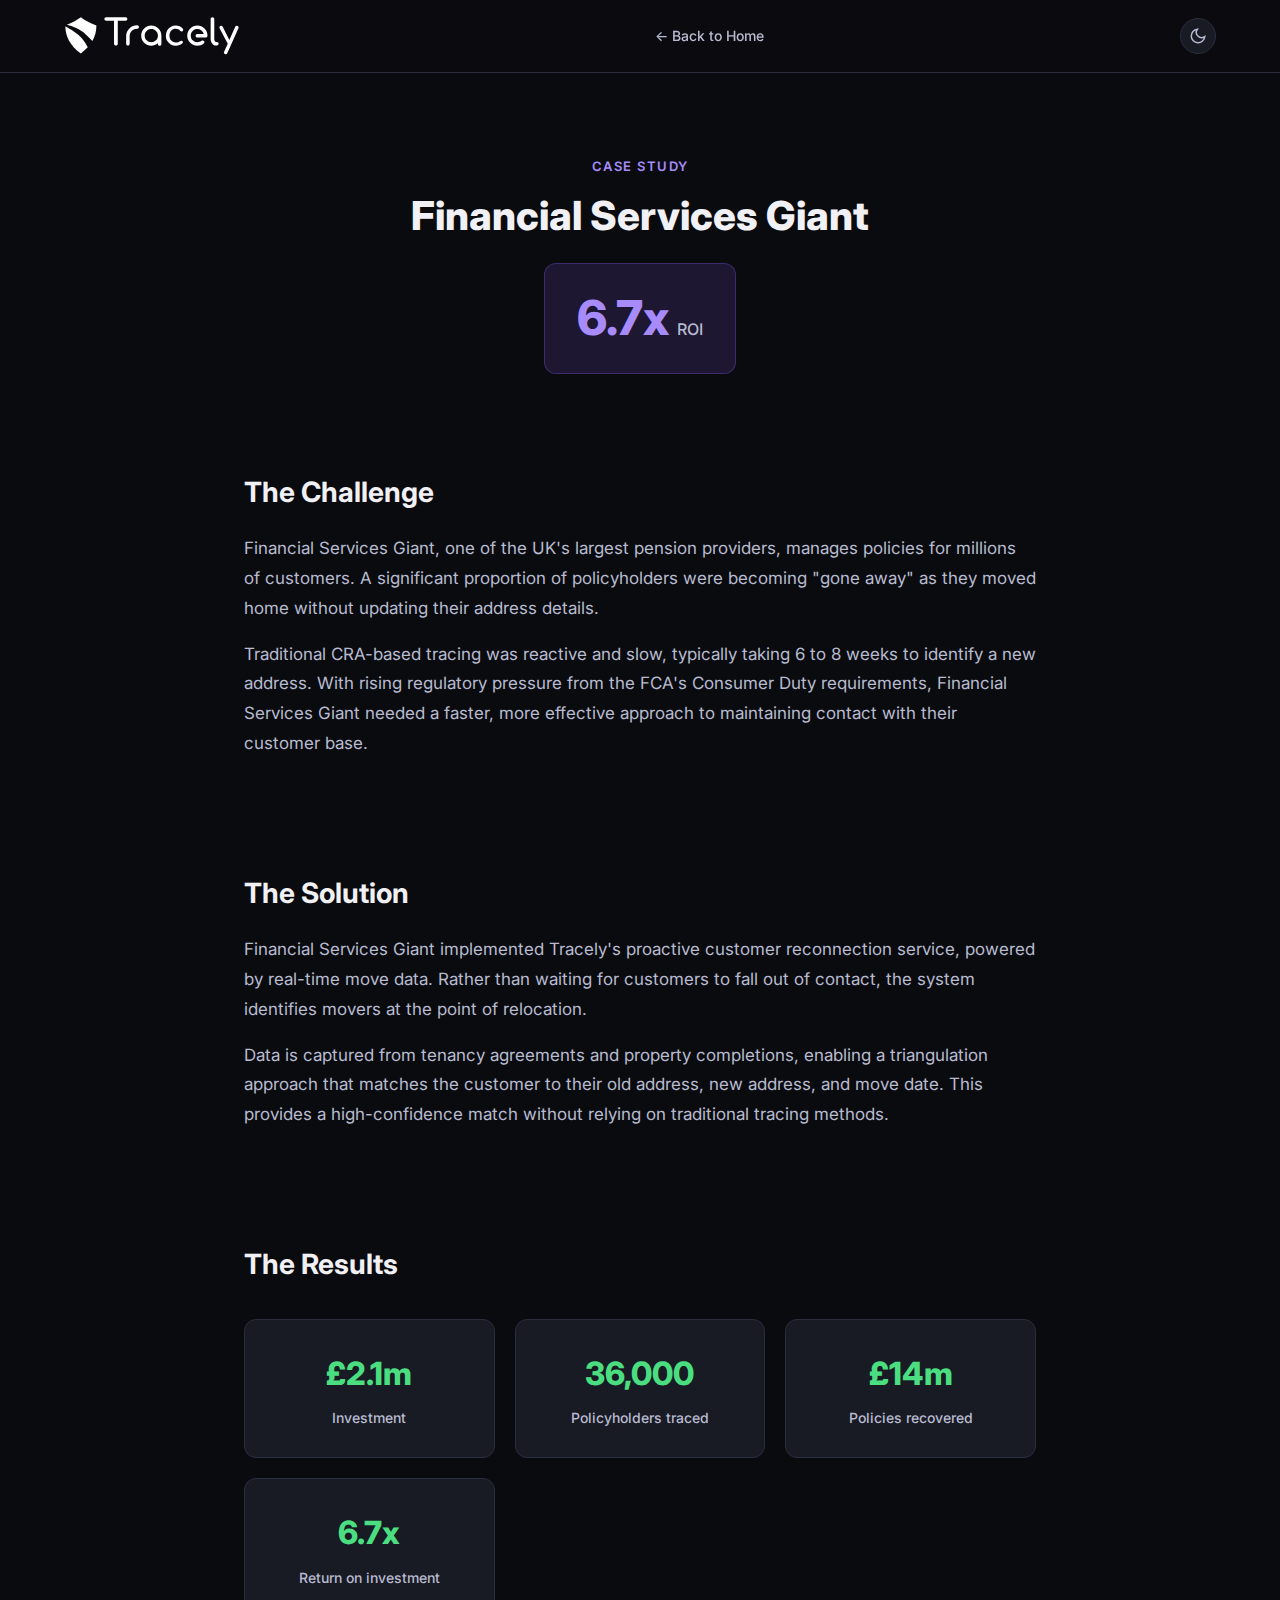
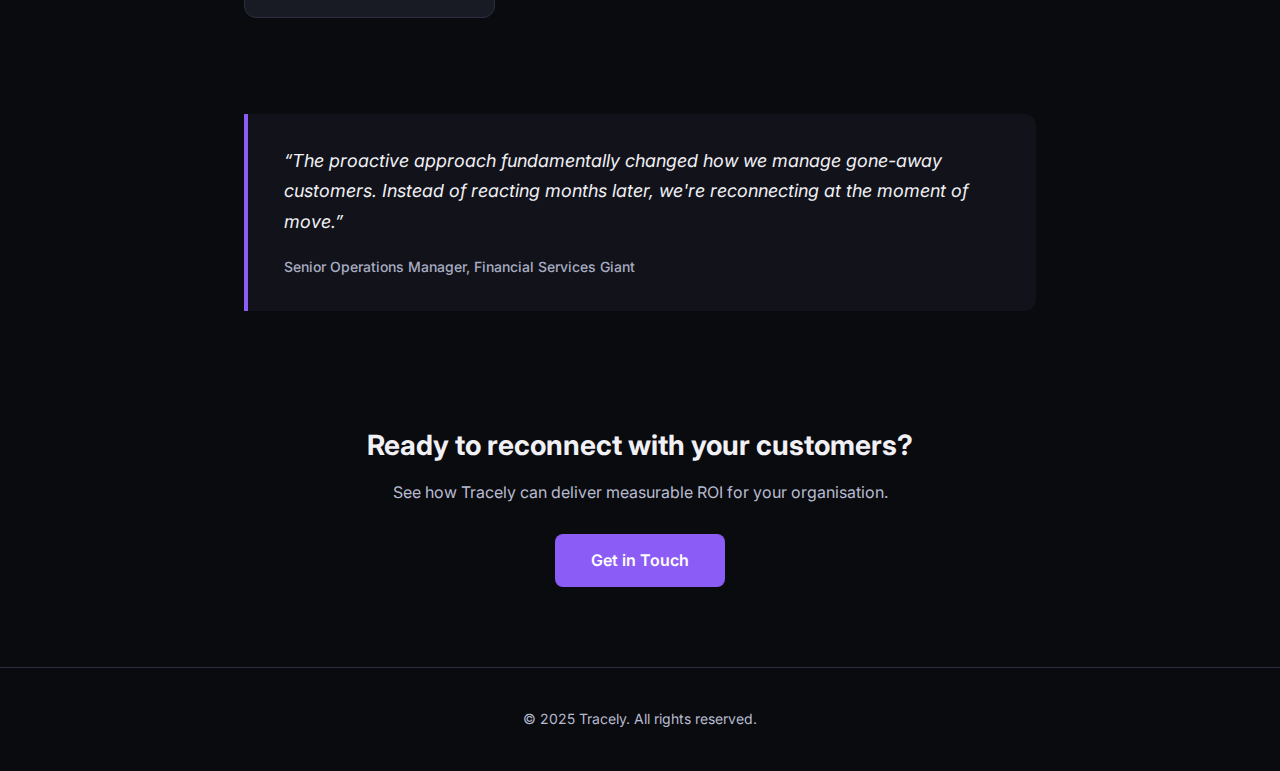
<file: case-studies/financial-services-giant.html>
<!DOCTYPE html>
<html lang="en">
<head>
    <meta charset="UTF-8">
    <meta name="viewport" content="width=device-width, initial-scale=1.0">
    <title>Financial Services Giant Case Study | Tracely</title>
    <meta name="description" content="How Financial Services Giant achieved 6.7x ROI by proactively reconnecting 36,000 gone-away policyholders using real-time move data.">
    <meta property="og:title" content="Financial Services Giant Case Study | Tracely">
    <meta property="og:description" content="How Financial Services Giant achieved 6.7x ROI by proactively reconnecting 36,000 gone-away policyholders using real-time move data.">
    <meta property="og:type" content="article">
    <meta property="og:url" content="https://tracely.co.uk/case-studies/financial-services-giant.html">
    <meta property="og:image" content="https://tracely.co.uk/tracely-og.png">
    <link rel="icon" type="image/png" href="../tracely-favicon.png">
    <link rel="canonical" href="https://tracely.co.uk/case-studies/financial-services-giant.html">

    <!-- JSON-LD Structured Data for GEO -->
    <script type="application/ld+json">
    {
      "@context": "https://schema.org",
      "@graph": [
        {
          "@type": "Article",
          "@id": "https://tracely.co.uk/case-studies/financial-services-giant.html#article",
          "headline": "Financial Services Giant Case Study: 6.7x ROI from Real-Time Customer Reconnection",
          "description": "How Financial Services Giant achieved 6.7x ROI by proactively reconnecting 36,000 gone-away policyholders using real-time move data.",
          "image": "https://tracely.co.uk/tracely-favicon.png",
          "datePublished": "2026-01-15",
          "dateModified": "2026-01-15",
          "author": {
            "@type": "Organization",
            "name": "Tracely",
            "url": "https://tracely.co.uk"
          },
          "publisher": {
            "@id": "https://tracely.co.uk/#organization"
          },
          "mainEntityOfPage": {
            "@type": "WebPage",
            "@id": "https://tracely.co.uk/case-studies/financial-services-giant.html"
          },
          "keywords": ["Financial Services Giant", "case study", "customer reconnection", "pension provider", "gone-away customers", "ROI"],
          "articleSection": "Case Study",
          "about": [
            {
              "@type": "Organization",
              "name": "Financial Services Giant",
              "description": "One of the UK's largest pension providers"
            },
            {
              "@type": "Thing",
              "name": "Customer reconnection",
              "description": "Proactive tracing of gone-away policyholders using real-time move data"
            }
          ],
          "mentions": [
            {
              "@type": "QuantitativeValue",
              "name": "Return on Investment",
              "value": "6.7x"
            },
            {
              "@type": "QuantitativeValue",
              "name": "Policyholders Reconnected",
              "value": 36000
            },
            {
              "@type": "MonetaryAmount",
              "name": "Policies Recovered",
              "value": 14000000,
              "currency": "GBP"
            }
          ]
        },
        {
          "@type": "BreadcrumbList",
          "itemListElement": [
            {
              "@type": "ListItem",
              "position": 1,
              "name": "Home",
              "item": "https://tracely.co.uk/"
            },
            {
              "@type": "ListItem",
              "position": 2,
              "name": "Case Studies",
              "item": "https://tracely.co.uk/#case-studies"
            },
            {
              "@type": "ListItem",
              "position": 3,
              "name": "Financial Services Giant",
              "item": "https://tracely.co.uk/case-studies/financial-services-giant.html"
            }
          ]
        }
      ]
    }
    </script>

    <link rel="preconnect" href="https://fonts.googleapis.com">
    <link rel="preconnect" href="https://fonts.gstatic.com" crossorigin>
    <link href="https://fonts.googleapis.com/css2?family=Inter:wght@400;500;600;700;800&display=swap" rel="stylesheet">
    <link rel="stylesheet" href="../shared.css">
    <script src="../shared.js"></script>
    <script async src="https://www.googletagmanager.com/gtag/js?id=G-EY18FSPGCF"></script>
    <script>window.dataLayer=window.dataLayer||[];function gtag(){dataLayer.push(arguments);}gtag('js',new Date());gtag('config','G-EY18FSPGCF');</script>
    <style>
        html[data-theme="light"] nav { background: rgba(255, 255, 255, 0.9); }

        nav {
            position: sticky;
            top: 0;
            z-index: 100;
            background: rgba(10, 11, 15, 0.85);
            backdrop-filter: blur(16px);
            border-bottom: 1px solid var(--border);
        }
        .nav-inner {
            max-width: 1200px;
            margin: 0 auto;
            padding: 16px 24px;
        }

        .container { max-width: 840px; margin: 0 auto; padding: 0 24px; }

        .hero {
            padding: 80px 0 48px;
            text-align: center;
        }
        .hero-label {
            display: inline-block;
            font-size: 13px;
            font-weight: 600;
            text-transform: uppercase;
            letter-spacing: 1.5px;
            color: var(--accent-light);
            margin-bottom: 16px;
        }
        .hero h1 {
            font-size: 40px;
            font-weight: 800;
            line-height: 1.15;
            margin-bottom: 24px;
        }
        .hero-stat {
            display: inline-flex;
            align-items: baseline;
            gap: 8px;
            background: var(--accent-glow);
            border: 1px solid rgba(139, 92, 246, 0.3);
            border-radius: 12px;
            padding: 16px 32px;
        }
        .hero-stat-number {
            font-size: 48px;
            font-weight: 800;
            color: var(--accent-light);
        }
        .hero-stat-label {
            font-size: 16px;
            color: var(--text-secondary);
            font-weight: 500;
        }

        .section { padding: 48px 0; }
        .section h2 {
            font-size: 28px;
            font-weight: 700;
            margin-bottom: 20px;
        }
        .section p {
            color: var(--text-secondary);
            font-size: 17px;
            line-height: 1.75;
            margin-bottom: 16px;
        }

        .results-grid {
            display: grid;
            grid-template-columns: repeat(auto-fit, minmax(200px, 1fr));
            gap: 20px;
            margin-top: 32px;
        }
        .stat-card {
            background: var(--bg-card);
            border: 1px solid var(--border);
            border-radius: 12px;
            padding: 28px 24px;
            text-align: center;
        }
        .stat-card .number {
            font-size: 32px;
            font-weight: 800;
            color: var(--green);
            margin-bottom: 8px;
        }
        .stat-card .label {
            font-size: 14px;
            color: var(--text-secondary);
            font-weight: 500;
        }

        .quote-section {
            padding: 48px 0;
        }
        .quote-block {
            background: var(--bg-secondary);
            border-left: 4px solid var(--accent);
            border-radius: 0 12px 12px 0;
            padding: 32px 36px;
        }
        .quote-block p {
            font-size: 18px;
            font-style: italic;
            color: var(--text-primary);
            line-height: 1.7;
            margin-bottom: 16px;
        }
        .quote-block cite {
            font-size: 14px;
            color: var(--text-muted);
            font-style: normal;
            font-weight: 500;
        }

        .cta-section {
            text-align: center;
            padding: 64px 0 80px;
        }
        .cta-section h2 {
            font-size: 28px;
            font-weight: 700;
            margin-bottom: 12px;
        }
        .cta-section p {
            color: var(--text-secondary);
            font-size: 16px;
            margin-bottom: 28px;
        }
        .cta-btn {
            display: inline-block;
            background: var(--accent);
            color: #fff;
            padding: 14px 36px;
            border-radius: 8px;
            text-decoration: none;
            font-weight: 600;
            font-size: 16px;
            transition: background 0.2s, transform 0.2s;
        }
        .cta-btn:hover { background: var(--accent-light); transform: translateY(-1px); }

        @media (max-width: 768px) {
            .nav-back { display: none; }
            .nav-menu-btn { display: block; }
        }
        @media (max-width: 640px) {
            .hero h1 { font-size: 28px; }
            .hero-stat-number { font-size: 36px; }
            .results-grid { grid-template-columns: 1fr 1fr; }
            .quote-block { padding: 24px 20px; }
            .nav-inner { padding: 16px; }
        }
        @media (max-width: 480px) {
            .results-grid { grid-template-columns: 1fr; }
            .container { padding: 0 16px; }
        }
    </style>
</head>
<body>
    <a href="#main" class="skip-link">Skip to content</a>

    <nav aria-label="Main navigation">
        <div class="nav-inner">
            <a href="../index.html" class="nav-logo" aria-label="Tracely home">
                <img src="../tracely-white-logo.svg" alt="Tracely" class="logo-dark">
                <img src="../tracely-black-logo.svg" alt="Tracely" class="logo-light">
            </a>
            <a href="../index.html" class="nav-back">&larr; Back to Home</a>
            <button class="theme-toggle" aria-label="Toggle theme" onclick="toggleTheme()">
                <svg class="icon-sun" width="18" height="18" viewBox="0 0 24 24" fill="none" stroke="currentColor" stroke-width="2"><circle cx="12" cy="12" r="5"/><path d="M12 1v2M12 21v2M4.22 4.22l1.42 1.42M18.36 18.36l1.42 1.42M1 12h2M21 12h2M4.22 19.78l1.42-1.42M18.36 5.64l1.42-1.42"/></svg>
                <svg class="icon-moon" width="18" height="18" viewBox="0 0 24 24" fill="none" stroke="currentColor" stroke-width="2"><path d="M21 12.79A9 9 0 1 1 11.21 3 7 7 0 0 0 21 12.79z"/></svg>
            </button>
            <button class="nav-menu-btn" aria-label="Open menu" onclick="document.getElementById('mobileNav').classList.add('open')">&#9776;</button>
        </div>
    </nav>

    <!-- MOBILE NAV -->
    <div id="mobileNav" class="mobile-nav">
        <button class="mobile-nav-close" aria-label="Close menu" onclick="closeMobileNav()">&times;</button>
        <a href="../index.html" onclick="closeMobileNav()">Home</a>
        <a href="../blog.html" onclick="closeMobileNav()">Resources</a>
        <a href="../contact.html" onclick="closeMobileNav()">Contact</a>
    </div>

    <main id="main">
        <div class="container">
            <section class="hero">
                <span class="hero-label">Case Study</span>
                <h1>Financial Services Giant</h1>
                <div class="hero-stat">
                    <span class="hero-stat-number">6.7x</span>
                    <span class="hero-stat-label">ROI</span>
                </div>
            </section>

            <section class="section">
                <h2>The Challenge</h2>
                <p>Financial Services Giant, one of the UK's largest pension providers, manages policies for millions of customers. A significant proportion of policyholders were becoming "gone away" as they moved home without updating their address details.</p>
                <p>Traditional CRA-based tracing was reactive and slow, typically taking 6 to 8 weeks to identify a new address. With rising regulatory pressure from the FCA's Consumer Duty requirements, Financial Services Giant needed a faster, more effective approach to maintaining contact with their customer base.</p>
            </section>

            <section class="section">
                <h2>The Solution</h2>
                <p>Financial Services Giant implemented Tracely's proactive customer reconnection service, powered by real-time move data. Rather than waiting for customers to fall out of contact, the system identifies movers at the point of relocation.</p>
                <p>Data is captured from tenancy agreements and property completions, enabling a triangulation approach that matches the customer to their old address, new address, and move date. This provides a high-confidence match without relying on traditional tracing methods.</p>
            </section>

            <section class="section">
                <h2>The Results</h2>
                <div class="results-grid">
                    <div class="stat-card">
                        <div class="number">&pound;2.1m</div>
                        <div class="label">Investment</div>
                    </div>
                    <div class="stat-card">
                        <div class="number">36,000</div>
                        <div class="label">Policyholders traced</div>
                    </div>
                    <div class="stat-card">
                        <div class="number">&pound;14m</div>
                        <div class="label">Policies recovered</div>
                    </div>
                    <div class="stat-card">
                        <div class="number">6.7x</div>
                        <div class="label">Return on investment</div>
                    </div>
                </div>
            </section>

            <section class="quote-section">
                <blockquote class="quote-block">
                    <p>&ldquo;The proactive approach fundamentally changed how we manage gone-away customers. Instead of reacting months later, we're reconnecting at the moment of move.&rdquo;</p>
                    <cite>Senior Operations Manager, Financial Services Giant</cite>
                </blockquote>
            </section>

            <section class="cta-section">
                <h2>Ready to reconnect with your customers?</h2>
                <p>See how Tracely can deliver measurable ROI for your organisation.</p>
                <a href="../contact.html" class="cta-btn">Get in Touch</a>
            </section>
        </div>
    </main>

    <footer class="footer-simple">
        <div class="container">
            <p>&copy; 2025 Tracely. All rights reserved.</p>
        </div>
    </footer>
</body>
</html>
</file>
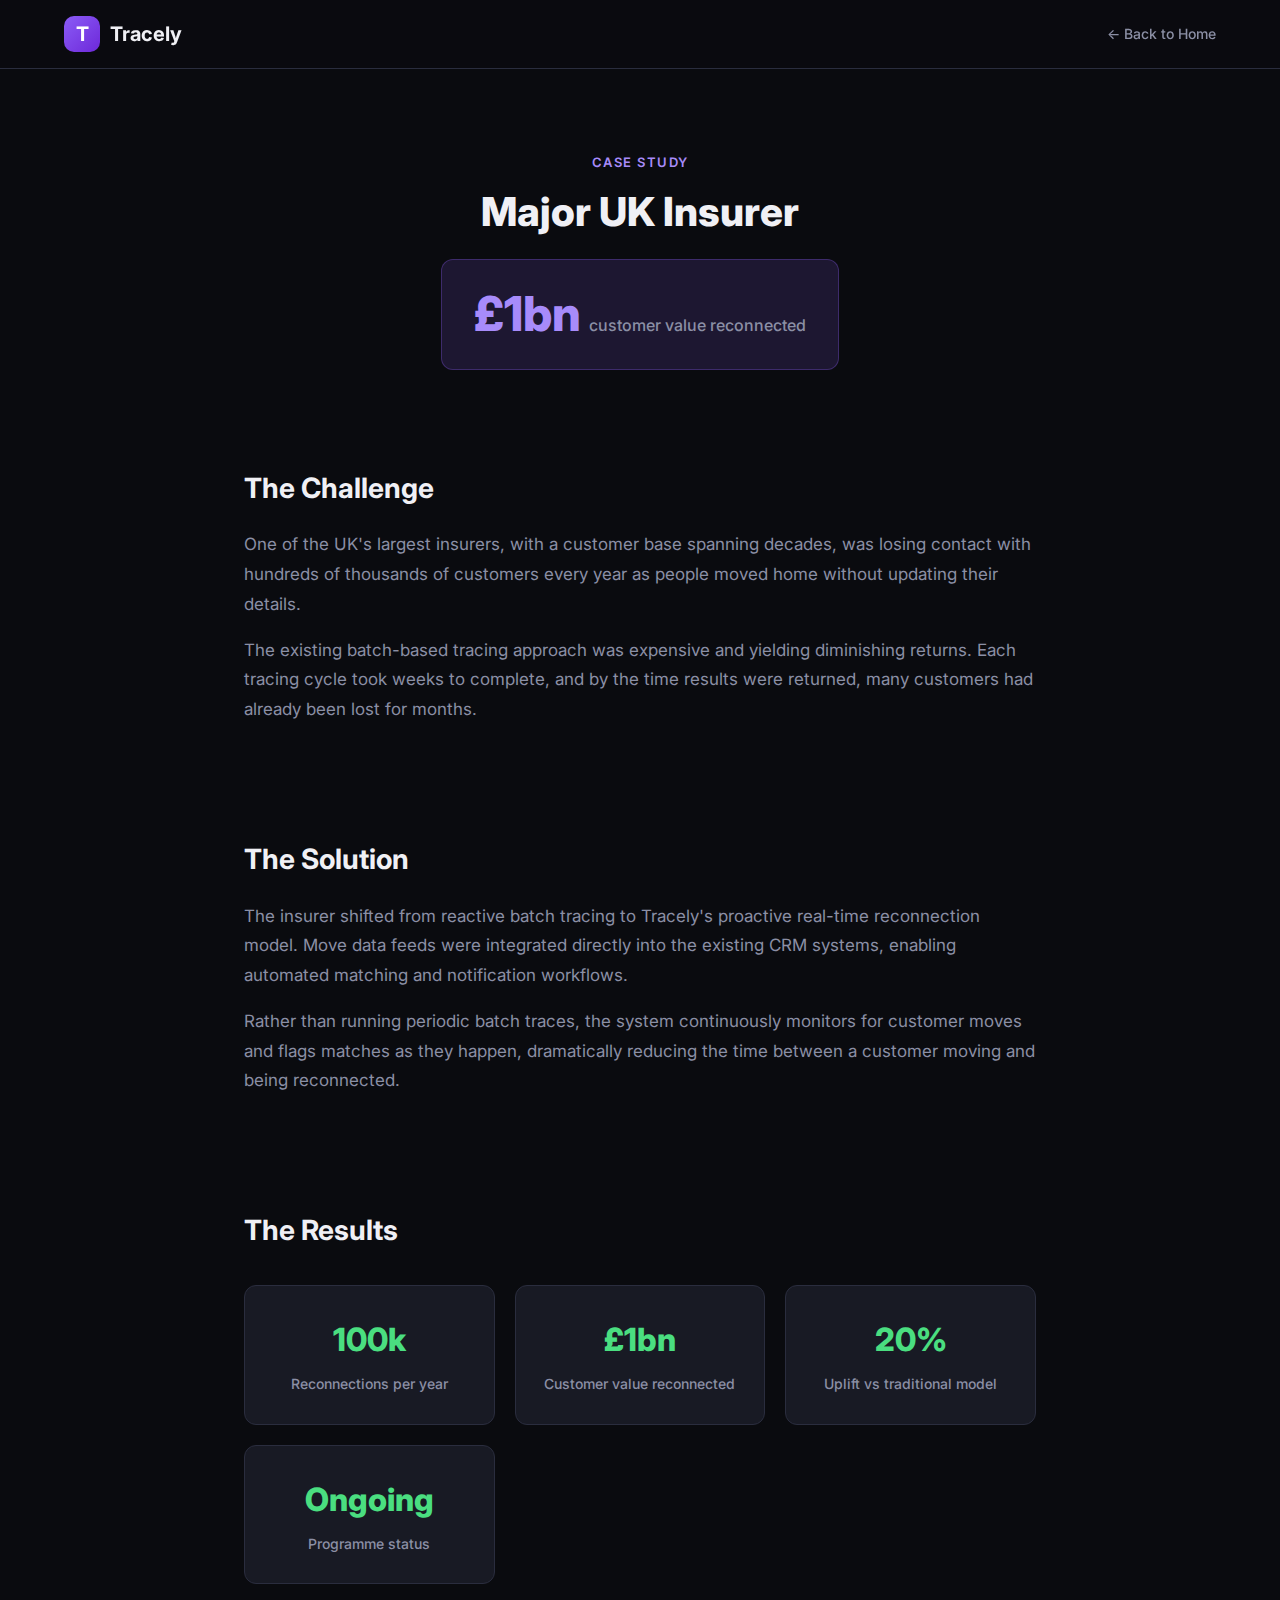
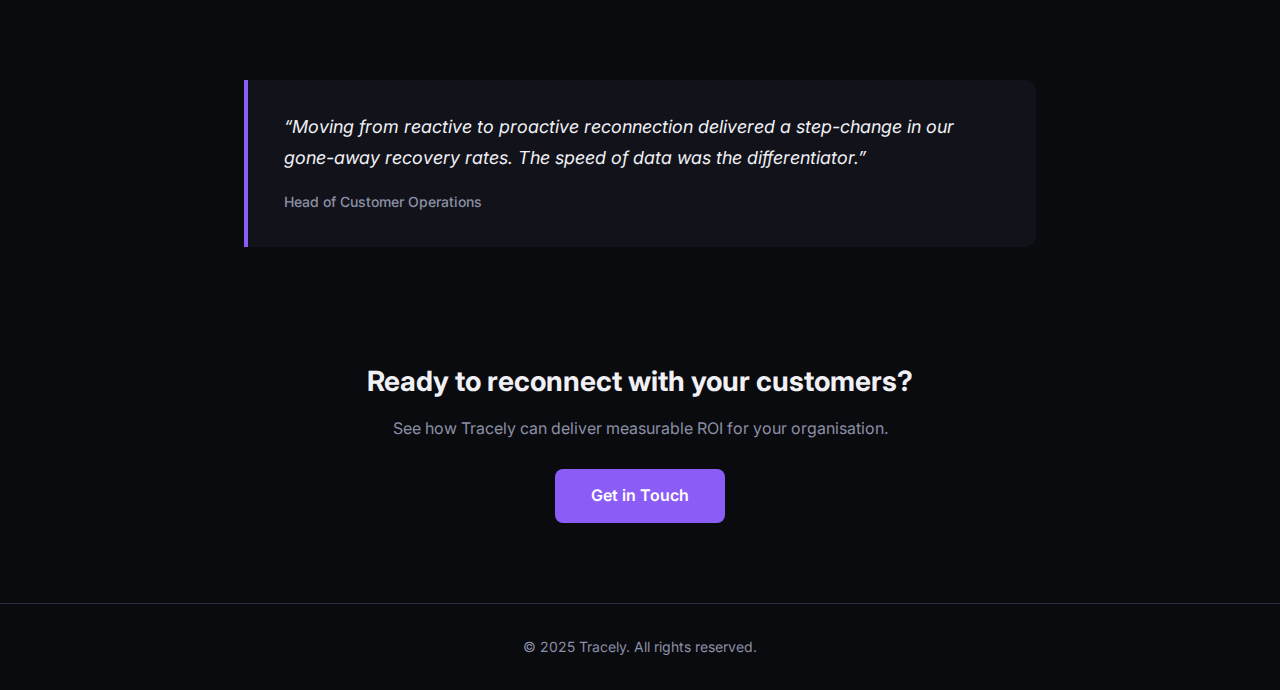
<file: case-studies/major-uk-insurer.html>
<!DOCTYPE html>
<html lang="en">
<head>
    <meta charset="UTF-8">
    <meta name="viewport" content="width=device-width, initial-scale=1.0">
    <title>Major UK Insurer Case Study | Tracely</title>
    <meta name="description" content="How a major UK insurer reconnected £1bn in customer value through proactive real-time move data integration.">
    <meta property="og:title" content="Major UK Insurer Case Study | Tracely">
    <meta property="og:description" content="How a major UK insurer reconnected £1bn in customer value through proactive real-time move data integration.">
    <meta property="og:type" content="article">
    <meta property="og:url" content="https://tracedata.co.uk/case-studies/major-uk-insurer.html">
    <link rel="icon" type="image/svg+xml" href="data:image/svg+xml,%3Csvg xmlns='http://www.w3.org/2000/svg' viewBox='0 0 32 32'%3E%3Cdefs%3E%3ClinearGradient id='g' x1='0' y1='0' x2='1' y2='1'%3E%3Cstop offset='0%25' stop-color='%238b5cf6'/%3E%3Cstop offset='100%25' stop-color='%236d28d9'/%3E%3C/linearGradient%3E%3C/defs%3E%3Crect width='32' height='32' rx='8' fill='url(%23g)'/%3E%3Ctext x='16' y='23' text-anchor='middle' font-family='Inter,system-ui,sans-serif' font-size='20' font-weight='700' fill='white'%3ET%3C/text%3E%3C/svg%3E">
    <link rel="preconnect" href="https://fonts.googleapis.com">
    <link rel="preconnect" href="https://fonts.gstatic.com" crossorigin>
    <link href="https://fonts.googleapis.com/css2?family=Inter:wght@400;500;600;700;800&display=swap" rel="stylesheet">
    <script async src="https://www.googletagmanager.com/gtag/js?id=G-XXXXXXXXXX"></script>
    <script>window.dataLayer=window.dataLayer||[];function gtag(){dataLayer.push(arguments);}gtag('js',new Date());gtag('config','G-XXXXXXXXXX');</script>
    <style>
        :root {
            --bg-primary: #0a0b0f;
            --bg-secondary: #12131a;
            --bg-card: #181a24;
            --border: #2a2d3e;
            --text-primary: #f0f0f5;
            --text-secondary: #8b8fa5;
            --text-muted: #8b8fa5;
            --accent: #8b5cf6;
            --accent-light: #a78bfa;
            --accent-glow: rgba(139, 92, 246, 0.15);
            --green: #4ade80;
            --green-dim: rgba(74, 222, 128, 0.15);
            --font: 'Inter', -apple-system, BlinkMacSystemFont, sans-serif;
        }

        *, *::before, *::after { margin: 0; padding: 0; box-sizing: border-box; }

        body {
            font-family: var(--font);
            background: var(--bg-primary);
            color: var(--text-primary);
            line-height: 1.6;
            -webkit-font-smoothing: antialiased;
        }

        .skip-link {
            position: absolute;
            top: -100%;
            left: 16px;
            background: var(--accent);
            color: #fff;
            padding: 8px 16px;
            border-radius: 4px;
            z-index: 1000;
            font-size: 14px;
            text-decoration: none;
        }
        .skip-link:focus { top: 16px; }

        nav {
            position: sticky;
            top: 0;
            z-index: 100;
            background: rgba(10, 11, 15, 0.85);
            backdrop-filter: blur(16px);
            border-bottom: 1px solid var(--border);
        }
        .nav-inner {
            max-width: 1200px;
            margin: 0 auto;
            padding: 16px 24px;
            display: flex;
            align-items: center;
            justify-content: space-between;
        }
        .nav-logo {
            display: flex;
            align-items: center;
            gap: 10px;
            text-decoration: none;
            font-weight: 700;
            font-size: 20px;
            color: var(--text-primary);
        }
        .nav-back {
            color: var(--text-secondary);
            text-decoration: none;
            font-size: 14px;
            font-weight: 500;
            transition: color 0.2s;
        }
        .nav-back:hover { color: var(--accent-light); }

        .container { max-width: 840px; margin: 0 auto; padding: 0 24px; }

        .hero {
            padding: 80px 0 48px;
            text-align: center;
        }
        .hero-label {
            display: inline-block;
            font-size: 13px;
            font-weight: 600;
            text-transform: uppercase;
            letter-spacing: 1.5px;
            color: var(--accent-light);
            margin-bottom: 16px;
        }
        .hero h1 {
            font-size: 40px;
            font-weight: 800;
            line-height: 1.15;
            margin-bottom: 24px;
        }
        .hero-stat {
            display: inline-flex;
            align-items: baseline;
            gap: 8px;
            background: var(--accent-glow);
            border: 1px solid rgba(139, 92, 246, 0.3);
            border-radius: 12px;
            padding: 16px 32px;
        }
        .hero-stat-number {
            font-size: 48px;
            font-weight: 800;
            color: var(--accent-light);
        }
        .hero-stat-label {
            font-size: 16px;
            color: var(--text-secondary);
            font-weight: 500;
        }

        .section { padding: 48px 0; }
        .section h2 {
            font-size: 28px;
            font-weight: 700;
            margin-bottom: 20px;
        }
        .section p {
            color: var(--text-secondary);
            font-size: 17px;
            line-height: 1.75;
            margin-bottom: 16px;
        }

        .results-grid {
            display: grid;
            grid-template-columns: repeat(auto-fit, minmax(200px, 1fr));
            gap: 20px;
            margin-top: 32px;
        }
        .stat-card {
            background: var(--bg-card);
            border: 1px solid var(--border);
            border-radius: 12px;
            padding: 28px 24px;
            text-align: center;
        }
        .stat-card .number {
            font-size: 32px;
            font-weight: 800;
            color: var(--green);
            margin-bottom: 8px;
        }
        .stat-card .label {
            font-size: 14px;
            color: var(--text-secondary);
            font-weight: 500;
        }

        .quote-section {
            padding: 48px 0;
        }
        .quote-block {
            background: var(--bg-secondary);
            border-left: 4px solid var(--accent);
            border-radius: 0 12px 12px 0;
            padding: 32px 36px;
        }
        .quote-block p {
            font-size: 18px;
            font-style: italic;
            color: var(--text-primary);
            line-height: 1.7;
            margin-bottom: 16px;
        }
        .quote-block cite {
            font-size: 14px;
            color: var(--text-muted);
            font-style: normal;
            font-weight: 500;
        }

        .cta-section {
            text-align: center;
            padding: 64px 0 80px;
        }
        .cta-section h2 {
            font-size: 28px;
            font-weight: 700;
            margin-bottom: 12px;
        }
        .cta-section p {
            color: var(--text-secondary);
            font-size: 16px;
            margin-bottom: 28px;
        }
        .cta-btn {
            display: inline-block;
            background: var(--accent);
            color: #fff;
            padding: 14px 36px;
            border-radius: 8px;
            text-decoration: none;
            font-weight: 600;
            font-size: 16px;
            transition: background 0.2s, transform 0.2s;
        }
        .cta-btn:hover { background: var(--accent-light); transform: translateY(-1px); }

        footer {
            border-top: 1px solid var(--border);
            padding: 32px 0;
            text-align: center;
            font-size: 14px;
            color: var(--text-muted);
        }

        @media (max-width: 640px) {
            .hero h1 { font-size: 28px; }
            .hero-stat-number { font-size: 36px; }
            .results-grid { grid-template-columns: 1fr 1fr; }
            .quote-block { padding: 24px 20px; }
        }
    </style>
</head>
<body>
    <a href="#main" class="skip-link">Skip to content</a>

    <nav aria-label="Main navigation">
        <div class="nav-inner">
            <a href="../index.html" class="nav-logo" aria-label="Tracely home">
                <svg width="36" height="36" viewBox="0 0 36 36" fill="none" xmlns="http://www.w3.org/2000/svg" aria-hidden="true"><defs><linearGradient id="logoGrad" x1="0" y1="0" x2="36" y2="36" gradientUnits="userSpaceOnUse"><stop stop-color="#8b5cf6"/><stop offset="1" stop-color="#6d28d9"/></linearGradient></defs><rect width="36" height="36" rx="10" fill="url(#logoGrad)"/><text x="18" y="25" text-anchor="middle" font-family="Inter,system-ui,sans-serif" font-size="20" font-weight="700" fill="white">T</text></svg>
                Tracely
            </a>
            <a href="../index.html" class="nav-back">&larr; Back to Home</a>
        </div>
    </nav>

    <main id="main">
        <div class="container">
            <section class="hero">
                <span class="hero-label">Case Study</span>
                <h1>Major UK Insurer</h1>
                <div class="hero-stat">
                    <span class="hero-stat-number">&pound;1bn</span>
                    <span class="hero-stat-label">customer value reconnected</span>
                </div>
            </section>

            <section class="section">
                <h2>The Challenge</h2>
                <p>One of the UK's largest insurers, with a customer base spanning decades, was losing contact with hundreds of thousands of customers every year as people moved home without updating their details.</p>
                <p>The existing batch-based tracing approach was expensive and yielding diminishing returns. Each tracing cycle took weeks to complete, and by the time results were returned, many customers had already been lost for months.</p>
            </section>

            <section class="section">
                <h2>The Solution</h2>
                <p>The insurer shifted from reactive batch tracing to Tracely's proactive real-time reconnection model. Move data feeds were integrated directly into the existing CRM systems, enabling automated matching and notification workflows.</p>
                <p>Rather than running periodic batch traces, the system continuously monitors for customer moves and flags matches as they happen, dramatically reducing the time between a customer moving and being reconnected.</p>
            </section>

            <section class="section">
                <h2>The Results</h2>
                <div class="results-grid">
                    <div class="stat-card">
                        <div class="number">100k</div>
                        <div class="label">Reconnections per year</div>
                    </div>
                    <div class="stat-card">
                        <div class="number">&pound;1bn</div>
                        <div class="label">Customer value reconnected</div>
                    </div>
                    <div class="stat-card">
                        <div class="number">20%</div>
                        <div class="label">Uplift vs traditional model</div>
                    </div>
                    <div class="stat-card">
                        <div class="number">Ongoing</div>
                        <div class="label">Programme status</div>
                    </div>
                </div>
            </section>

            <section class="quote-section">
                <blockquote class="quote-block">
                    <p>&ldquo;Moving from reactive to proactive reconnection delivered a step-change in our gone-away recovery rates. The speed of data was the differentiator.&rdquo;</p>
                    <cite>Head of Customer Operations</cite>
                </blockquote>
            </section>

            <section class="cta-section">
                <h2>Ready to reconnect with your customers?</h2>
                <p>See how Tracely can deliver measurable ROI for your organisation.</p>
                <a href="../contact.html" class="cta-btn">Get in Touch</a>
            </section>
        </div>
    </main>

    <footer>
        <div class="container">
            <p>&copy; 2025 Tracely. All rights reserved.</p>
        </div>
    </footer>
</body>
</html>
</file>
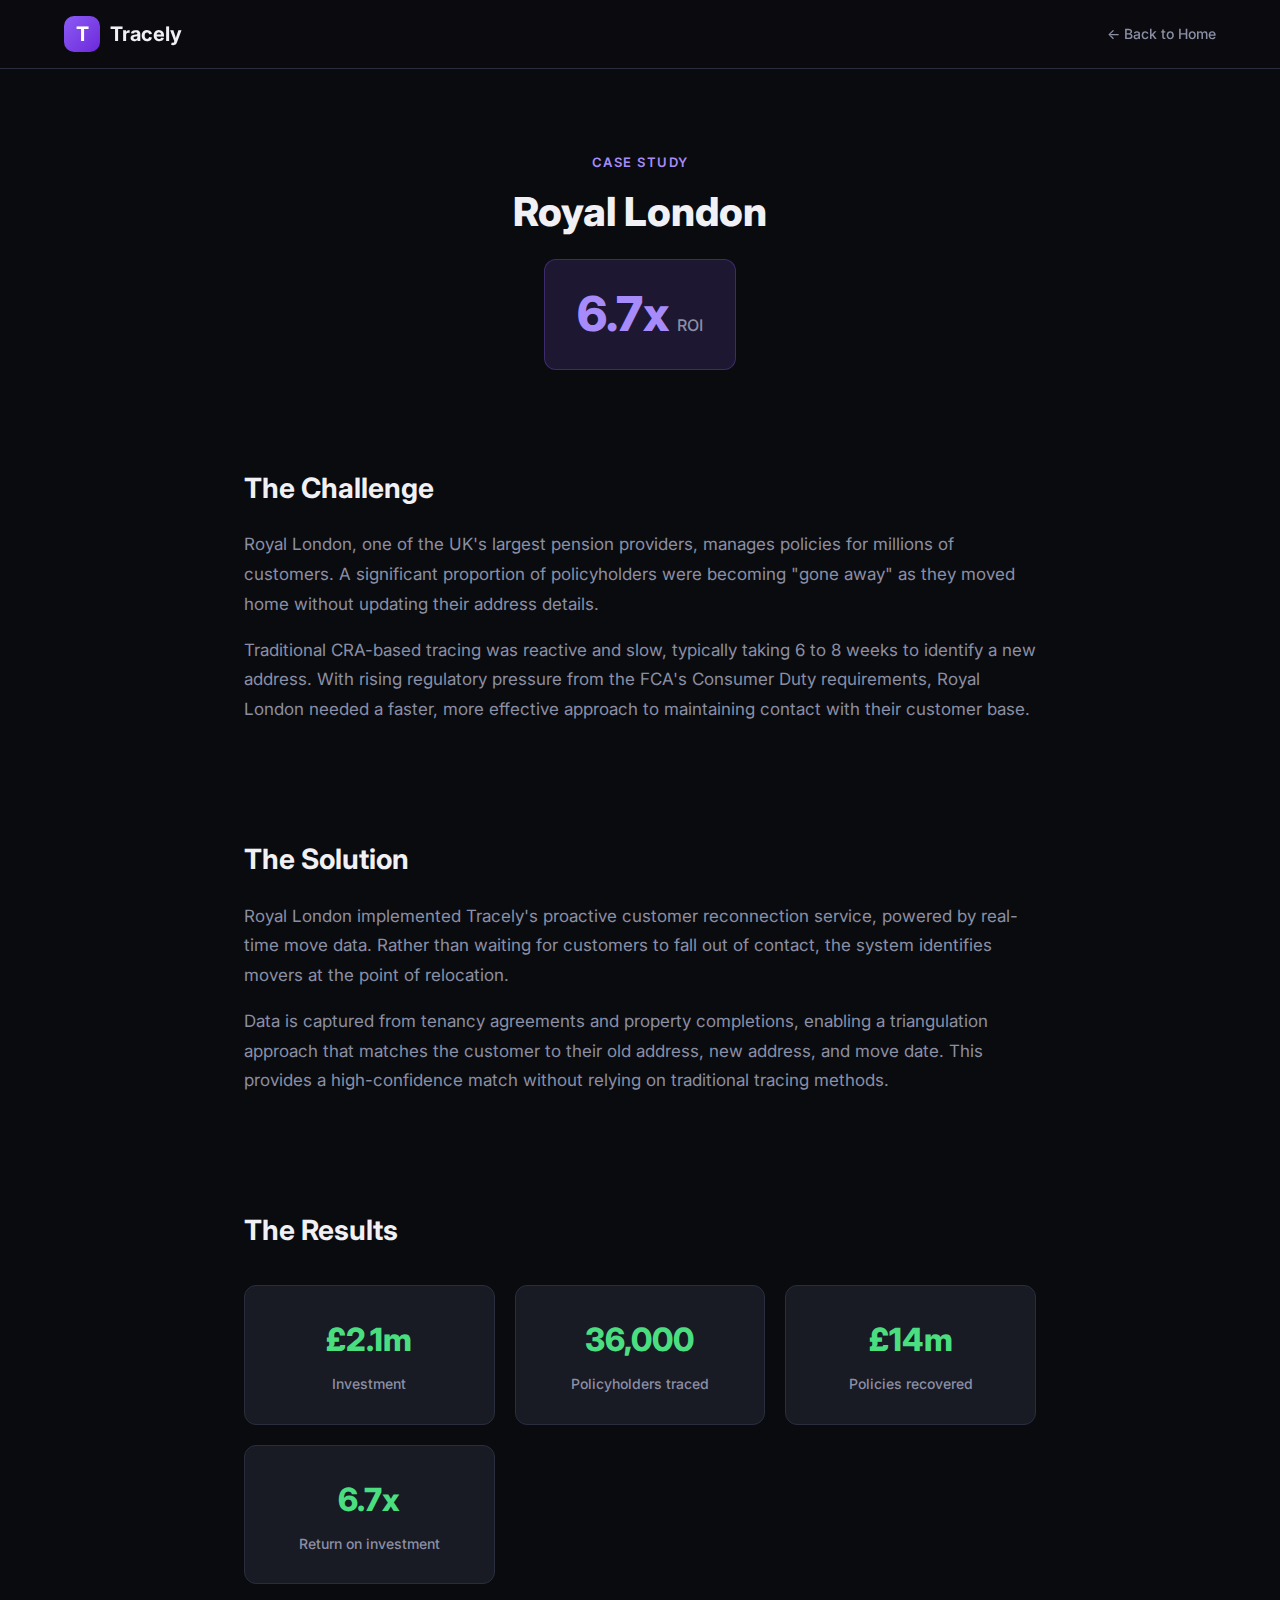
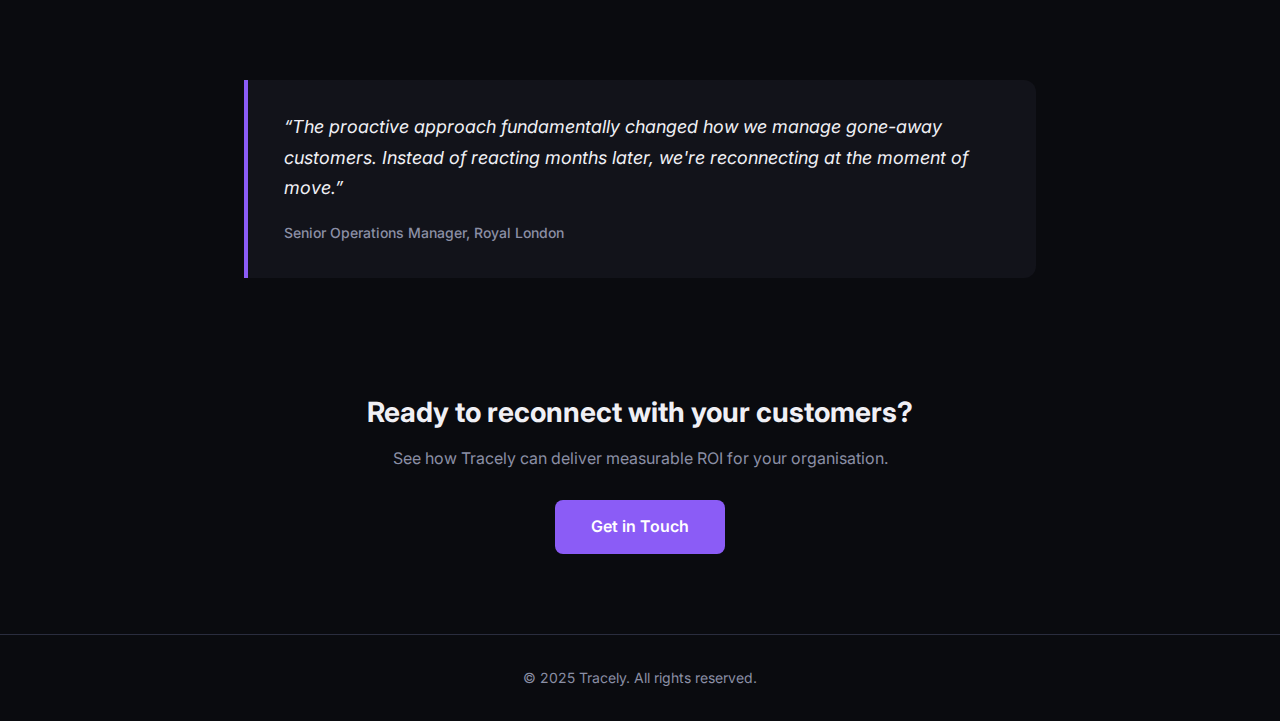
<file: case-studies/royal-london.html>
<!DOCTYPE html>
<html lang="en">
<head>
    <meta charset="UTF-8">
    <meta name="viewport" content="width=device-width, initial-scale=1.0">
    <title>Royal London Case Study | Tracely</title>
    <meta name="description" content="How Royal London achieved 6.7x ROI by proactively reconnecting 36,000 gone-away policyholders using real-time move data.">
    <meta property="og:title" content="Royal London Case Study | Tracely">
    <meta property="og:description" content="How Royal London achieved 6.7x ROI by proactively reconnecting 36,000 gone-away policyholders using real-time move data.">
    <meta property="og:type" content="article">
    <meta property="og:url" content="https://tracely.co.uk/case-studies/royal-london.html">
    <link rel="icon" type="image/svg+xml" href="data:image/svg+xml,%3Csvg xmlns='http://www.w3.org/2000/svg' viewBox='0 0 32 32'%3E%3Cdefs%3E%3ClinearGradient id='g' x1='0' y1='0' x2='1' y2='1'%3E%3Cstop offset='0%25' stop-color='%238b5cf6'/%3E%3Cstop offset='100%25' stop-color='%236d28d9'/%3E%3C/linearGradient%3E%3C/defs%3E%3Crect width='32' height='32' rx='8' fill='url(%23g)'/%3E%3Ctext x='16' y='23' text-anchor='middle' font-family='Inter,system-ui,sans-serif' font-size='20' font-weight='700' fill='white'%3ET%3C/text%3E%3C/svg%3E">
    <link rel="preconnect" href="https://fonts.googleapis.com">
    <link rel="preconnect" href="https://fonts.gstatic.com" crossorigin>
    <link href="https://fonts.googleapis.com/css2?family=Inter:wght@400;500;600;700;800&display=swap" rel="stylesheet">
    <script async src="https://www.googletagmanager.com/gtag/js?id=G-XXXXXXXXXX"></script>
    <script>window.dataLayer=window.dataLayer||[];function gtag(){dataLayer.push(arguments);}gtag('js',new Date());gtag('config','G-XXXXXXXXXX');</script>
    <style>
        :root {
            --bg-primary: #0a0b0f;
            --bg-secondary: #12131a;
            --bg-card: #181a24;
            --border: #2a2d3e;
            --text-primary: #f0f0f5;
            --text-secondary: #8b8fa5;
            --text-muted: #8b8fa5;
            --accent: #8b5cf6;
            --accent-light: #a78bfa;
            --accent-glow: rgba(139, 92, 246, 0.15);
            --green: #4ade80;
            --green-dim: rgba(74, 222, 128, 0.15);
            --font: 'Inter', -apple-system, BlinkMacSystemFont, sans-serif;
        }

        *, *::before, *::after { margin: 0; padding: 0; box-sizing: border-box; }

        body {
            font-family: var(--font);
            background: var(--bg-primary);
            color: var(--text-primary);
            line-height: 1.6;
            -webkit-font-smoothing: antialiased;
        }

        .skip-link {
            position: absolute;
            top: -100%;
            left: 16px;
            background: var(--accent);
            color: #fff;
            padding: 8px 16px;
            border-radius: 4px;
            z-index: 1000;
            font-size: 14px;
            text-decoration: none;
        }
        .skip-link:focus { top: 16px; }

        nav {
            position: sticky;
            top: 0;
            z-index: 100;
            background: rgba(10, 11, 15, 0.85);
            backdrop-filter: blur(16px);
            border-bottom: 1px solid var(--border);
        }
        .nav-inner {
            max-width: 1200px;
            margin: 0 auto;
            padding: 16px 24px;
            display: flex;
            align-items: center;
            justify-content: space-between;
        }
        .nav-logo {
            display: flex;
            align-items: center;
            gap: 10px;
            text-decoration: none;
            font-weight: 700;
            font-size: 20px;
            color: var(--text-primary);
        }
        .nav-back {
            color: var(--text-secondary);
            text-decoration: none;
            font-size: 14px;
            font-weight: 500;
            transition: color 0.2s;
        }
        .nav-back:hover { color: var(--accent-light); }

        .container { max-width: 840px; margin: 0 auto; padding: 0 24px; }

        .hero {
            padding: 80px 0 48px;
            text-align: center;
        }
        .hero-label {
            display: inline-block;
            font-size: 13px;
            font-weight: 600;
            text-transform: uppercase;
            letter-spacing: 1.5px;
            color: var(--accent-light);
            margin-bottom: 16px;
        }
        .hero h1 {
            font-size: 40px;
            font-weight: 800;
            line-height: 1.15;
            margin-bottom: 24px;
        }
        .hero-stat {
            display: inline-flex;
            align-items: baseline;
            gap: 8px;
            background: var(--accent-glow);
            border: 1px solid rgba(139, 92, 246, 0.3);
            border-radius: 12px;
            padding: 16px 32px;
        }
        .hero-stat-number {
            font-size: 48px;
            font-weight: 800;
            color: var(--accent-light);
        }
        .hero-stat-label {
            font-size: 16px;
            color: var(--text-secondary);
            font-weight: 500;
        }

        .section { padding: 48px 0; }
        .section h2 {
            font-size: 28px;
            font-weight: 700;
            margin-bottom: 20px;
        }
        .section p {
            color: var(--text-secondary);
            font-size: 17px;
            line-height: 1.75;
            margin-bottom: 16px;
        }

        .results-grid {
            display: grid;
            grid-template-columns: repeat(auto-fit, minmax(200px, 1fr));
            gap: 20px;
            margin-top: 32px;
        }
        .stat-card {
            background: var(--bg-card);
            border: 1px solid var(--border);
            border-radius: 12px;
            padding: 28px 24px;
            text-align: center;
        }
        .stat-card .number {
            font-size: 32px;
            font-weight: 800;
            color: var(--green);
            margin-bottom: 8px;
        }
        .stat-card .label {
            font-size: 14px;
            color: var(--text-secondary);
            font-weight: 500;
        }

        .quote-section {
            padding: 48px 0;
        }
        .quote-block {
            background: var(--bg-secondary);
            border-left: 4px solid var(--accent);
            border-radius: 0 12px 12px 0;
            padding: 32px 36px;
        }
        .quote-block p {
            font-size: 18px;
            font-style: italic;
            color: var(--text-primary);
            line-height: 1.7;
            margin-bottom: 16px;
        }
        .quote-block cite {
            font-size: 14px;
            color: var(--text-muted);
            font-style: normal;
            font-weight: 500;
        }

        .cta-section {
            text-align: center;
            padding: 64px 0 80px;
        }
        .cta-section h2 {
            font-size: 28px;
            font-weight: 700;
            margin-bottom: 12px;
        }
        .cta-section p {
            color: var(--text-secondary);
            font-size: 16px;
            margin-bottom: 28px;
        }
        .cta-btn {
            display: inline-block;
            background: var(--accent);
            color: #fff;
            padding: 14px 36px;
            border-radius: 8px;
            text-decoration: none;
            font-weight: 600;
            font-size: 16px;
            transition: background 0.2s, transform 0.2s;
        }
        .cta-btn:hover { background: var(--accent-light); transform: translateY(-1px); }

        footer {
            border-top: 1px solid var(--border);
            padding: 32px 0;
            text-align: center;
            font-size: 14px;
            color: var(--text-muted);
        }

        @media (max-width: 640px) {
            .hero h1 { font-size: 28px; }
            .hero-stat-number { font-size: 36px; }
            .results-grid { grid-template-columns: 1fr 1fr; }
            .quote-block { padding: 24px 20px; }
        }
    </style>
</head>
<body>
    <a href="#main" class="skip-link">Skip to content</a>

    <nav aria-label="Main navigation">
        <div class="nav-inner">
            <a href="../index.html" class="nav-logo" aria-label="Tracely home">
                <svg width="36" height="36" viewBox="0 0 36 36" fill="none" xmlns="http://www.w3.org/2000/svg" aria-hidden="true"><defs><linearGradient id="logoGrad" x1="0" y1="0" x2="36" y2="36" gradientUnits="userSpaceOnUse"><stop stop-color="#8b5cf6"/><stop offset="1" stop-color="#6d28d9"/></linearGradient></defs><rect width="36" height="36" rx="10" fill="url(#logoGrad)"/><text x="18" y="25" text-anchor="middle" font-family="Inter,system-ui,sans-serif" font-size="20" font-weight="700" fill="white">T</text></svg>
                Tracely
            </a>
            <a href="../index.html" class="nav-back">&larr; Back to Home</a>
        </div>
    </nav>

    <main id="main">
        <div class="container">
            <section class="hero">
                <span class="hero-label">Case Study</span>
                <h1>Royal London</h1>
                <div class="hero-stat">
                    <span class="hero-stat-number">6.7x</span>
                    <span class="hero-stat-label">ROI</span>
                </div>
            </section>

            <section class="section">
                <h2>The Challenge</h2>
                <p>Royal London, one of the UK's largest pension providers, manages policies for millions of customers. A significant proportion of policyholders were becoming "gone away" as they moved home without updating their address details.</p>
                <p>Traditional CRA-based tracing was reactive and slow, typically taking 6 to 8 weeks to identify a new address. With rising regulatory pressure from the FCA's Consumer Duty requirements, Royal London needed a faster, more effective approach to maintaining contact with their customer base.</p>
            </section>

            <section class="section">
                <h2>The Solution</h2>
                <p>Royal London implemented Tracely's proactive customer reconnection service, powered by real-time move data. Rather than waiting for customers to fall out of contact, the system identifies movers at the point of relocation.</p>
                <p>Data is captured from tenancy agreements and property completions, enabling a triangulation approach that matches the customer to their old address, new address, and move date. This provides a high-confidence match without relying on traditional tracing methods.</p>
            </section>

            <section class="section">
                <h2>The Results</h2>
                <div class="results-grid">
                    <div class="stat-card">
                        <div class="number">&pound;2.1m</div>
                        <div class="label">Investment</div>
                    </div>
                    <div class="stat-card">
                        <div class="number">36,000</div>
                        <div class="label">Policyholders traced</div>
                    </div>
                    <div class="stat-card">
                        <div class="number">&pound;14m</div>
                        <div class="label">Policies recovered</div>
                    </div>
                    <div class="stat-card">
                        <div class="number">6.7x</div>
                        <div class="label">Return on investment</div>
                    </div>
                </div>
            </section>

            <section class="quote-section">
                <blockquote class="quote-block">
                    <p>&ldquo;The proactive approach fundamentally changed how we manage gone-away customers. Instead of reacting months later, we're reconnecting at the moment of move.&rdquo;</p>
                    <cite>Senior Operations Manager, Royal London</cite>
                </blockquote>
            </section>

            <section class="cta-section">
                <h2>Ready to reconnect with your customers?</h2>
                <p>See how Tracely can deliver measurable ROI for your organisation.</p>
                <a href="../contact.html" class="cta-btn">Get in Touch</a>
            </section>
        </div>
    </main>

    <footer>
        <div class="container">
            <p>&copy; 2025 Tracely. All rights reserved.</p>
        </div>
    </footer>
</body>
</html>
</file>
<file: shared.css>
/* ===== SHARED CSS — Tracely Website ===== */
/* Extracted from inline styles across all pages for browser caching */

/* ===== RESET ===== */
*, *::before, *::after { box-sizing: border-box; margin: 0; padding: 0; }

/* ===== CSS VARIABLES (Dark Mode Default) ===== */
:root {
    --bg-primary: #0a0b0f;
    --bg-secondary: #12131a;
    --bg-card: #181a24;
    --bg-card-hover: #1e2030;
    --bg-input: #1a1b21;
    --border: #2a2d3e;
    --border-light: #353849;
    --text-primary: #f0f0f5;
    --text-secondary: #b8bbd0;
    --text-muted: #a8adc2;
    --accent: #8b5cf6;
    --accent-light: #a78bfa;
    --accent-glow: rgba(139, 92, 246, 0.15);
    --accent-glow-strong: rgba(139, 92, 246, 0.3);
    --green: #4ade80;
    --green-dim: rgba(74, 222, 128, 0.15);
    --red: #f87171;
    --red-dim: rgba(248, 113, 113, 0.15);
    --amber: #fbbf24;
    --amber-dim: rgba(251, 191, 36, 0.15);
    --blue: #60a5fa;
    --blue-dim: rgba(96, 165, 250, 0.15);
    --radius: 12px;
    --radius-lg: 16px;
    --radius-xl: 24px;
    --font: 'Inter', -apple-system, BlinkMacSystemFont, sans-serif;
}

/* ===== LIGHT MODE ===== */
html[data-theme="light"] {
    --bg-primary: #ffffff;
    --bg-secondary: #f8f9fc;
    --bg-card: #ffffff;
    --bg-card-hover: #f5f7fb;
    --bg-input: #f5f7fb;
    --border: #e2e5ef;
    --border-light: #eef1f8;
    --text-primary: #1a1d2e;
    --text-secondary: #555d73;
    --text-muted: #7a8294;
    --accent-glow: rgba(139, 92, 246, 0.08);
    --accent-glow-strong: rgba(139, 92, 246, 0.12);
    --green-dim: rgba(74, 222, 128, 0.12);
    --red-dim: rgba(248, 113, 113, 0.12);
    --amber-dim: rgba(251, 191, 36, 0.12);
    --blue-dim: rgba(96, 165, 250, 0.12);
}

/* ===== BASE ===== */
html { scroll-behavior: smooth; }
body {
    font-family: var(--font);
    background: var(--bg-primary);
    color: var(--text-primary);
    line-height: 1.6;
    -webkit-font-smoothing: antialiased;
    overflow-x: hidden;
    word-wrap: break-word;
    overflow-wrap: break-word;
}
a { color: inherit; text-decoration: none; }
p { color: var(--text-secondary); }

/* ===== SKIP LINK ===== */
.skip-link {
    position: absolute;
    top: -100px;
    left: 16px;
    background: var(--accent);
    color: #fff;
    padding: 8px 16px;
    border-radius: 8px;
    z-index: 10000;
    font-size: 0.875rem;
    font-weight: 600;
    text-decoration: none;
    transition: top 0.2s;
}
.skip-link:focus { top: 16px; }

/* ===== NAV (shared base) ===== */
.nav-logo {
    display: flex;
    align-items: center;
    text-decoration: none;
}
.nav-logo img {
    height: 40px;
    width: auto;
}
.nav-logo .logo-dark { display: block; }
.nav-logo .logo-light { display: none; }
html[data-theme="light"] .nav-logo .logo-dark { display: none; }
html[data-theme="light"] .nav-logo .logo-light { display: block; }

.nav-inner {
    display: flex;
    align-items: center;
    justify-content: space-between;
}

.nav-back {
    color: var(--text-secondary);
    text-decoration: none;
    font-size: 14px;
    font-weight: 500;
    transition: color 0.2s;
}
.nav-back:hover { color: var(--accent-light); }

/* ===== THEME TOGGLE ===== */
.theme-toggle {
    background: var(--bg-card);
    border: 1px solid var(--border);
    border-radius: 50%;
    width: 36px;
    height: 36px;
    cursor: pointer;
    display: flex;
    align-items: center;
    justify-content: center;
    color: var(--text-secondary);
    transition: all 0.2s;
}
.theme-toggle:hover {
    border-color: var(--accent);
    color: var(--accent);
}
.theme-toggle .icon-sun { display: none; }
.theme-toggle .icon-moon { display: block; }
html[data-theme="light"] .theme-toggle .icon-sun { display: block; }
html[data-theme="light"] .theme-toggle .icon-moon { display: none; }

/* Theme transition */
body, nav {
    transition: background-color 0.3s, border-color 0.3s;
}

/* ===== HAMBURGER MENU BUTTON ===== */
.nav-menu-btn {
    display: none;
    background: none;
    border: none;
    color: var(--text-primary);
    font-size: 1.5rem;
    cursor: pointer;
    padding: 4px;
    min-width: 44px;
    min-height: 44px;
}

/* ===== MOBILE NAV OVERLAY ===== */
.mobile-nav {
    position: fixed;
    top: 0;
    left: 0;
    right: 0;
    bottom: 0;
    background: rgba(10, 11, 15, 0.98);
    backdrop-filter: blur(20px);
    z-index: 2000;
    display: flex;
    flex-direction: column;
    align-items: center;
    justify-content: center;
    gap: 24px;
    padding: 80px 24px 40px;
    opacity: 0;
    pointer-events: none;
    transition: opacity 0.3s ease-out;
}
.mobile-nav.open { opacity: 1; pointer-events: all; }
.mobile-nav.closing { opacity: 0; pointer-events: none; transition: opacity 0.25s ease-in 0.15s; }

.mobile-nav a, .mobile-nav .theme-toggle {
    color: var(--text-primary);
    text-decoration: none;
    font-size: 1.25rem;
    font-weight: 600;
    padding: 8px 16px;
    opacity: 0;
    transform: translateY(20px);
    transition: opacity 0.3s ease-out, transform 0.3s ease-out, color 0.2s;
}
.mobile-nav.open a, .mobile-nav.open .theme-toggle {
    opacity: 1;
    transform: translateY(0);
}
.mobile-nav.open a:nth-child(2) { transition-delay: 0.05s; }
.mobile-nav.open a:nth-child(3) { transition-delay: 0.1s; }
.mobile-nav.open a:nth-child(4) { transition-delay: 0.15s; }
.mobile-nav.open a:nth-child(5) { transition-delay: 0.2s; }
.mobile-nav.open a:nth-child(6) { transition-delay: 0.25s; }
.mobile-nav.open a:nth-child(7) { transition-delay: 0.3s; }
.mobile-nav.open a:nth-child(8) { transition-delay: 0.35s; }
.mobile-nav.open a:nth-child(9) { transition-delay: 0.4s; }
.mobile-nav.open .theme-toggle { transition-delay: 0.45s; }

.mobile-nav.closing a, .mobile-nav.closing .theme-toggle {
    opacity: 0;
    transform: translateY(-15px);
    transition: opacity 0.2s ease-in, transform 0.2s ease-in;
}

.mobile-nav-close {
    position: absolute;
    top: 24px;
    right: 24px;
    background: none;
    border: none;
    color: var(--text-primary);
    font-size: 2rem;
    cursor: pointer;
    z-index: 2001;
    padding: 8px;
    min-width: 44px;
    min-height: 44px;
    opacity: 0;
    transform: rotate(-90deg);
    transition: opacity 0.2s ease-out, transform 0.3s ease-out, color 0.2s;
}
.mobile-nav.open .mobile-nav-close {
    opacity: 1;
    transform: rotate(0deg);
}
.mobile-nav.closing .mobile-nav-close {
    opacity: 0;
    transform: rotate(90deg);
    transition: opacity 0.15s ease-in, transform 0.2s ease-in;
}
.mobile-nav-close:hover { color: var(--accent); }

/* ===== COMMON FOOTER (simple pages) ===== */
.footer-simple {
    border-top: 1px solid var(--border);
    padding: 40px 24px;
    text-align: center;
    color: var(--text-muted);
    font-size: 14px;
}
.footer-simple a { color: var(--accent-light); }
</file>
